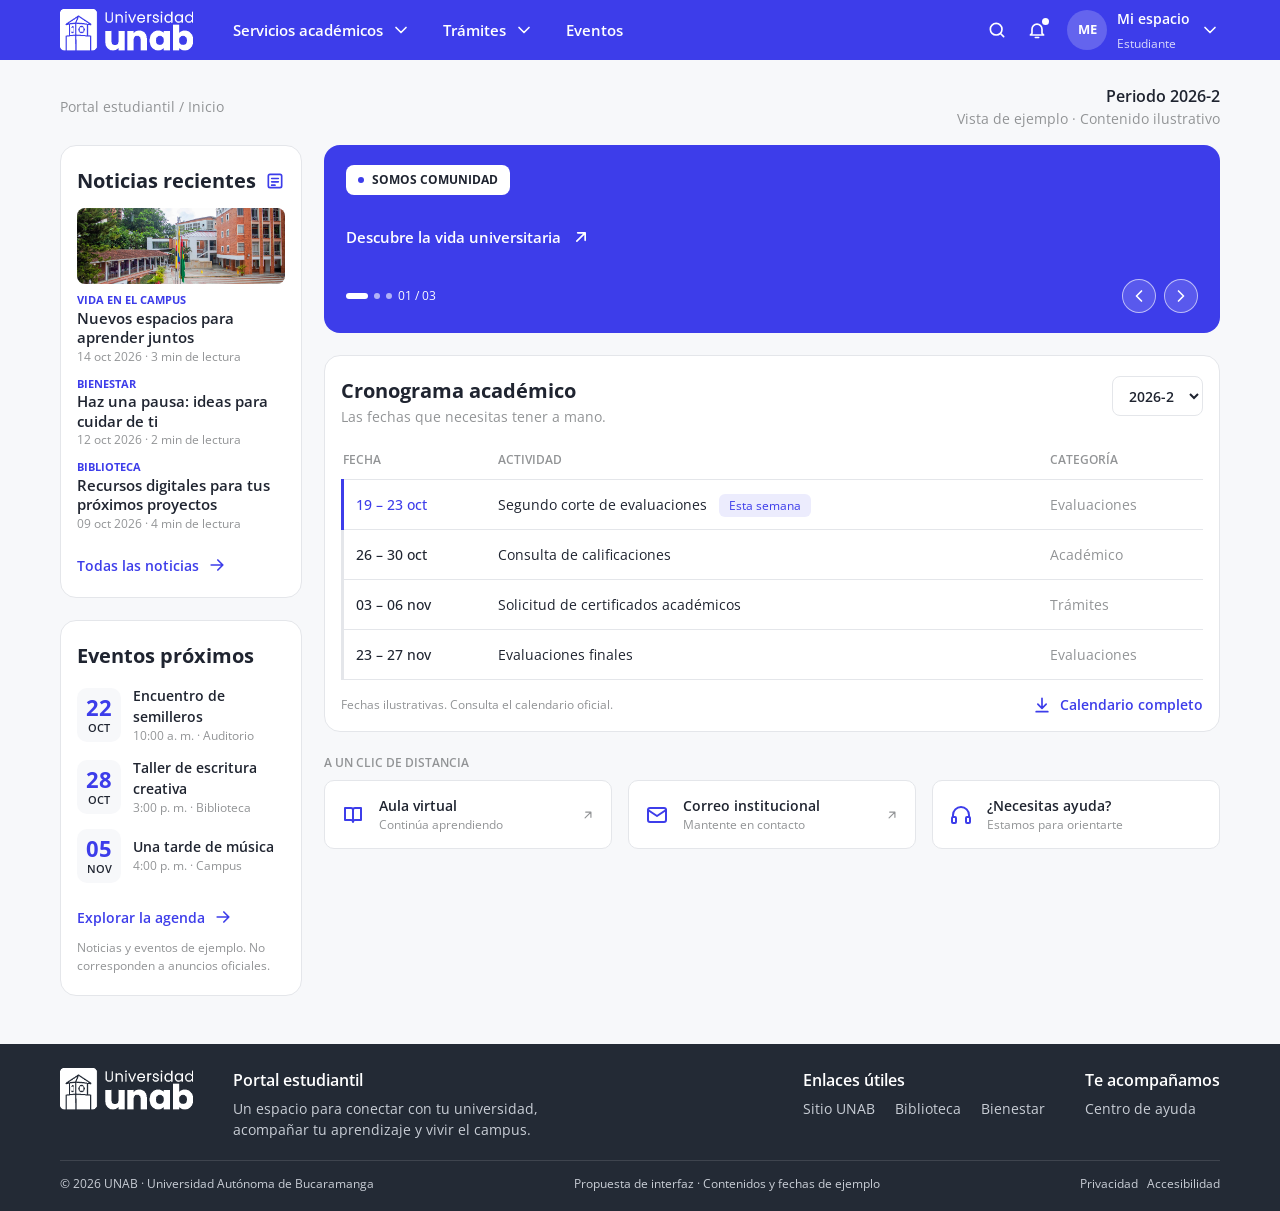
<file: index.html>
<!DOCTYPE html>
<html lang="es">

<head>
  <meta charset="UTF-8">
  <meta name="viewport" content="width=device-width, initial-scale=1">
  <title>Inicio · Portal estudiantil UNAB</title>
  <link rel="preconnect" href="https://fonts.googleapis.com">
  <link href="https://fonts.googleapis.com/css2?family=Open+Sans:wght@400;500;600;700&display=swap" rel="stylesheet">
  <link rel="stylesheet" href="css/variables.css">
  <link rel="stylesheet" href="css/base.css">
  <link rel="stylesheet" href="css/home.css">
  <link rel="stylesheet" href="css/dropdowns.css">
  <link rel="stylesheet" href="css/perfil.css">
  <link rel="stylesheet" href="css/header-responsive.css">
  <link rel="stylesheet" href="css/pantallas-grandes.css">
  <link rel="stylesheet" href="css/horas-libres.css">
  <link rel="stylesheet" href="css/creditos.css">
  

</head>

<body>
  <svg width="0" height="0" style="position:absolute" aria-hidden="true">
    <symbol id="chev" viewBox="0 0 24 24">
      <path d="M6 9l6 6 6-6" />
    </symbol>
    <symbol id="search" viewBox="0 0 24 24">
      <circle cx="11" cy="11" r="7" />
      <path d="M20 20l-3.5-3.5" />
    </symbol>
    <symbol id="bell" viewBox="0 0 24 24">
      <path d="M6 16v-5a6 6 0 1112 0v5l2 2H4zM10 21h4" />
    </symbol>
    <symbol id="arrow" viewBox="0 0 24 24">
      <path d="M5 12h14M13 6l6 6-6 6" />
    </symbol>
    <symbol id="ne" viewBox="0 0 24 24">
      <path d="M7 17L17 7M8 7h9v9" />
    </symbol>
    <symbol id="left" viewBox="0 0 24 24">
      <path d="M15 6l-6 6 6 6" />
    </symbol>
    <symbol id="right" viewBox="0 0 24 24">
      <path d="M9 6l6 6-6 6" />
    </symbol>
    <symbol id="book" viewBox="0 0 24 24">
      <path d="M4 5h6a2 2 0 012 2v12a2 2 0 00-2-2H4zM20 5h-6a2 2 0 00-2 2v12a2 2 0 012-2h6z" />
    </symbol>
    <symbol id="mail" viewBox="0 0 24 24">
      <rect x="3" y="5" width="18" height="14" rx="2" />
      <path d="M3 7l9 6 9-6" />
    </symbol>
    <symbol id="headset" viewBox="0 0 24 24">
      <path d="M4 14v-2a8 8 0 0116 0v2" />
      <rect x="3" y="14" width="4" height="6" rx="1" />
      <rect x="17" y="14" width="4" height="6" rx="1" />
    </symbol>
    <symbol id="download" viewBox="0 0 24 24">
      <path d="M12 4v11M7 11l5 5 5-5M5 20h14" />
    </symbol>
    <symbol id="news" viewBox="0 0 24 24">
      <rect x="4" y="4" width="16" height="16" rx="2" />
      <path d="M8 9h8M8 13h8M8 17h4" />
    </symbol>
  </svg>

  <header class="header">
    <div class="container header__in">
      <a href="index.html"><img class="header__logo" src="assets/img/logo-unab.png" alt="Universidad UNAB"></a>
      <nav class="nav" id="nav-principal" aria-label="Principal">
      <button type="button" aria-expanded="false" aria-controls="panel-servicios">Servicios académicos <svg
          class="icon">
          <use href="#chev" />
        </svg></button>
      <button type="button" aria-expanded="false" aria-controls="panel-tramites">Trámites <svg class="icon">
          <use href="#chev" />
        </svg></button>
      <a class="header__page-link" href="pages/eventos.html">Eventos</a>
      </nav>
      <div class="header__tools">
        <button class="icon-btn" aria-label="Buscar"><svg class="icon">
            <use href="#search" />
          </svg></button>
        <button class="icon-btn" aria-label="Notificaciones"><svg class="icon">
            <use href="#bell" />
          </svg><span class="badge"></span></button>
        <button class="user" type="button" aria-expanded="false" aria-controls="panel-perfil">
          <span class="user__avatar">ME</span>
          <span class="user__txt"><span class="user__name">Mi espacio</span><br><span
              class="user__role">Estudiante</span></span>
          <svg class="icon">
            <use href="#chev" />
          </svg>
        </button>
        <button class="menu-toggle" type="button" data-nav-toggle aria-expanded="false" aria-label="Abrir menú">
        <svg class="icon">
          <use href="#menu" />
        </svg>
      </button>
      </div>
    </div>

    <div class="container menus">
      <nav aria-label="Menús">
        <!-- TRÁMITES -->
        <div class="panel" id="panel-tramites" hidden>
          <div class="panel__cabecera">
            <h2 class="panel__titulo">Trámites</h2>

          </div>
          <h3 class="grupo__titulo">Consultas</h3>
          <ul class="lista">
            <li><a class="item" href="#">Cronogramas académicos</a></li>
            <li><a class="item item--sub" href="https://unab.edu.co/apoyo-financiero/">Mecanismos de financiación</a>
            </li>
            <li><a class="item item--sub" href="https://cupones.unab.edu.co/loginCosmos.jsp">Cupones</a></li>
            <li><a class="item item--sub" href="https://clic.kayako.com/">CLIC</a></li>
          </ul>
          <p class="panel__pie">¿No encuentras lo que buscas? <a href="#">Ver todos los trámites →</a></p>
        </div>

        <!-- SERVICIOS ACADÉMICOS -->
        <div class="panel panel--servicios" id="panel-servicios" hidden>
          <div class="panel__cabecera">
            <h2 class="panel__titulo">Servicios académicos</h2>

          </div>
          <div class="columnas">
            <div class="columna">
              <h3 class="grupo__titulo">Becas y descuentos</h3>
              <ul class="lista">
                <li><a class="item" href="https://unab.edu.co/donaciones/fondo-de-becas-rafaelardiladuarte/">Fondo de
                    Becas UNAB</a></li>
              </ul>
              <h3 class="grupo__titulo">Consultas académicas</h3>
              <ul class="lista">
                <li><a class="item" href="pages/asignaturas.html">Asignaturas cursadas</a></li>
                <li><a class="item" href="pages/horario.html">Horario</a></li>
                <li><a class="item" href="pages/calculadora-notas.html">Calculadora de notas</a></li>
              </ul>
              <h3 class="grupo__titulo">Bienestar universitario</h3>
              <ul class="lista">
                <li><a class="item" href="#">Desarrollo humano</a></li>
                <li><a class="item" href="#">Deportes</a></li>
                <li><a class="item"
                    href="https://gateway1.ecollect.co/eCollectPlus/Selling/Services.aspx?tabId=7e0a453c-8be0-4994-8123-9c0a30bac5f9">Pagos</a>
                </li>
                <li><a class="item" href="#">Cultura</a></li>
                <li><a class="item" href="pages/horas-libres.html">Horas libres</a></li>
              </ul>
            </div>
            <div class="columna">
              <h3 class="grupo__titulo">Centros</h3>
              <ul class="lista">
                <li><a class="item" href="https://unab.edu.co/centro-ehle/">EHLE</a></li>
                <li><a class="item"
                    href="https://apolo.unab.edu.co/es/organisations/centro-de-investigaci%C3%B3n-en-bio-econom%C3%ADa-circular/">Centro
                    de Bioeconomía Circular</a></li>
              </ul>
              <h3 class="grupo__titulo">Unidades</h3>
              <ul class="lista">
                <li><a class="item" href="#">Departamento de Lenguas</a></li>
                <li><a class="item" href="#">Éxito Estudiantil</a></li>
              </ul>
            </div>
          </div>
          <p class="panel__pie">¿No encuentras lo que buscas? <a href="#">Ver todos los servicios →</a></p>
        </div>

        <!-- PERFIL -->
        <div class="panel panel--perfil" id="panel-perfil" hidden>
          <div class="panel__cabecera">
            <h2 class="panel__titulo">Perfil</h2>
          
          </div>
          <ul class="lista">
            <li><a class="item" href="pages/perfil.html">Mi perfil</a></li>
            <li><a class="item" href="pages/editar-perfil.html">Editar perfil</a></li>
            <li><a class="item" href="login.html">Cerrar sesión</a></li>
          </ul>
        </div>
      </nav>
    </div>
  </header>

  <div class="container pagebar">
    <span>Portal estudiantil / Inicio</span>
    <div class="pagebar__right"><strong>Periodo 2026-2</strong>Vista de ejemplo · Contenido ilustrativo</div>
  </div>

  <main class="container layout">
    <aside class="side">
      <section class="card">
        <div class="card__head">
          <h2>Noticias recientes</h2><svg class="icon" style="color:var(--color-primary)">
            <use href="#news" />
          </svg>
        </div>
        <img class="news__img" src="assets/img/2.-Plazoleta-principal.jpg" alt="Plazoleta principal de la UNAB">
        <article class="news__item">
          <p class="news__cat">Vida en el campus</p>
          <h3 class="news__title">Nuevos espacios para aprender juntos</h3>
          <p class="news__meta">14 oct 2026 · 3 min de lectura</p>
        </article>
        <article class="news__item">
          <p class="news__cat">Bienestar</p>
          <h3 class="news__title">Haz una pausa: ideas para cuidar de ti</h3>
          <p class="news__meta">12 oct 2026 · 2 min de lectura</p>
        </article>
        <article class="news__item">
          <p class="news__cat">Biblioteca</p>
          <h3 class="news__title">Recursos digitales para tus próximos proyectos</h3>
          <p class="news__meta">09 oct 2026 · 4 min de lectura</p>
        </article>
        <a class="more" href="#">Todas las noticias <svg class="icon">
            <use href="#arrow" />
          </svg></a>
      </section>

      <section class="card">
        <h2 style="margin-bottom:14px">Eventos próximos</h2>
        <div class="event">
          <div class="event__date">
            <div><b>22</b><br><small>Oct</small></div>
          </div>
          <div>
            <p class="event__title">Encuentro de semilleros</p>
            <p class="event__meta">10:00 a. m. · Auditorio</p>
          </div>
        </div>
        <div class="event">
          <div class="event__date">
            <div><b>28</b><br><small>Oct</small></div>
          </div>
          <div>
            <p class="event__title">Taller de escritura creativa</p>
            <p class="event__meta">3:00 p. m. · Biblioteca</p>
          </div>
        </div>
        <div class="event">
          <div class="event__date">
            <div><b>05</b><br><small>Nov</small></div>
          </div>
          <div>
            <p class="event__title">Una tarde de música</p>
            <p class="event__meta">4:00 p. m. · Campus</p>
          </div>
        </div>
        <a class="more" href="pages/eventos.html">Explorar la agenda <svg class="icon">
            <use href="#arrow" />
          </svg></a>
        <p class="note">Noticias y eventos de ejemplo. No corresponden a anuncios oficiales.</p>
      </section>
    </aside>

    <div class="main">
      <section class="hero" aria-roledescription="carrusel" aria-label="Destacados">
        <span class="hero__tag" id="hero-tag">Somos comunidad</span>
        <a class="hero__link" href="#" id="hero-link">Descubre la vida universitaria <svg class="icon">
            <use href="#ne" />
          </svg></a>
        <div class="hero__ctrl">
          <div class="dots"><span class="dots__list" id="dots" style="display:flex;gap:6px"></span><span id="counter">01
              / 03</span></div>
          <div class="arrows">
            <button type="button" id="prev" aria-label="Anterior"><svg class="icon">
                <use href="#left" />
              </svg></button>
            <button type="button" id="next" aria-label="Siguiente"><svg class="icon">
                <use href="#right" />
              </svg></button>
          </div>
        </div>
      </section>

      <section class="card sched">
        <div class="sched__head">
          <div>
            <h2>Cronograma académico</h2>
            <p class="sched__sub">Las fechas que necesitas tener a mano.</p>
          </div>
          <select class="select" aria-label="Periodo">
            <option>2026-2</option>
            <option>2026-1</option>
          </select>
        </div>
        <table>
          <thead>
            <tr>
              <th>Fecha</th>
              <th>Actividad</th>
              <th>Categoría</th>
            </tr>
          </thead>
          <tbody>
            <tr class="is-now">
              <td>19 – 23 oct</td>
              <td>Segundo corte de evaluaciones <span class="pill">Esta semana</span></td>
              <td>Evaluaciones</td>
            </tr>
            <tr>
              <td>26 – 30 oct</td>
              <td>Consulta de calificaciones</td>
              <td>Académico</td>
            </tr>
            <tr>
              <td>03 – 06 nov</td>
              <td>Solicitud de certificados académicos</td>
              <td>Trámites</td>
            </tr>
            <tr>
              <td>23 – 27 nov</td>
              <td>Evaluaciones finales</td>
              <td>Evaluaciones</td>
            </tr>
          </tbody>
        </table>
        <div class="sched__foot"><span>Fechas ilustrativas. Consulta el calendario oficial.</span><a class="more"
            href="#"><svg class="icon">
              <use href="#download" />
            </svg>Calendario completo</a></div>
      </section>

      <section>
        <p class="quick__label">A un clic de distancia</p>
        <div class="quick__grid">
          <a class="quick__item" href="#"><svg class="icon">
              <use href="#book" />
            </svg><span class="quick__txt">Aula virtual<small>Continúa aprendiendo</small></span><svg class="icon">
              <use href="#ne" />
            </svg></a>
          <a class="quick__item" href="#"><svg class="icon">
              <use href="#mail" />
            </svg><span class="quick__txt">Correo institucional<small>Mantente en contacto</small></span><svg
              class="icon">
              <use href="#ne" />
            </svg></a>
          <a class="quick__item" href="#"><svg class="icon">
              <use href="#headset" />
            </svg><span class="quick__txt">¿Necesitas ayuda?<small>Estamos para orientarte</small></span><svg
              class="icon">
              <use href="#me" />
            </svg></a>
        </div>
      </section>
    </div>
  </main>

  <footer class="footer">
    <div class="container">
      <div class="footer__top">
        <img class="footer__logo" src="assets/img/logo-unab.png" alt="Universidad UNAB">
        <div>
          <h3>Portal estudiantil</h3>
          <p>Un espacio para conectar con tu universidad,<br>acompañar tu aprendizaje y vivir el campus.</p>
        </div>
        <div>
          <h3>Enlaces útiles</h3>
          <div class="footer__links"><a href="#">Sitio UNAB</a><a href="#">Biblioteca</a><a href="#">Bienestar</a></div>
        </div>
        <div>
          <h3>Te acompañamos</h3><a href="pages/creditos.html">Centro de ayuda</a>
        </div>
      </div>
      <div class="footer__bottom"><span>© 2026 UNAB · Universidad Autónoma de Bucaramanga</span><span>Propuesta de
          interfaz · Contenidos y fechas de ejemplo</span><span><a href="#">Privacidad</a> &nbsp; <a
            href="#">Accesibilidad</a></span></div>
    </div>
  </footer>
  <script src="js/navbar.js"></script>
  <script src="js/main.js"></script>
</body>

</html>
</file>
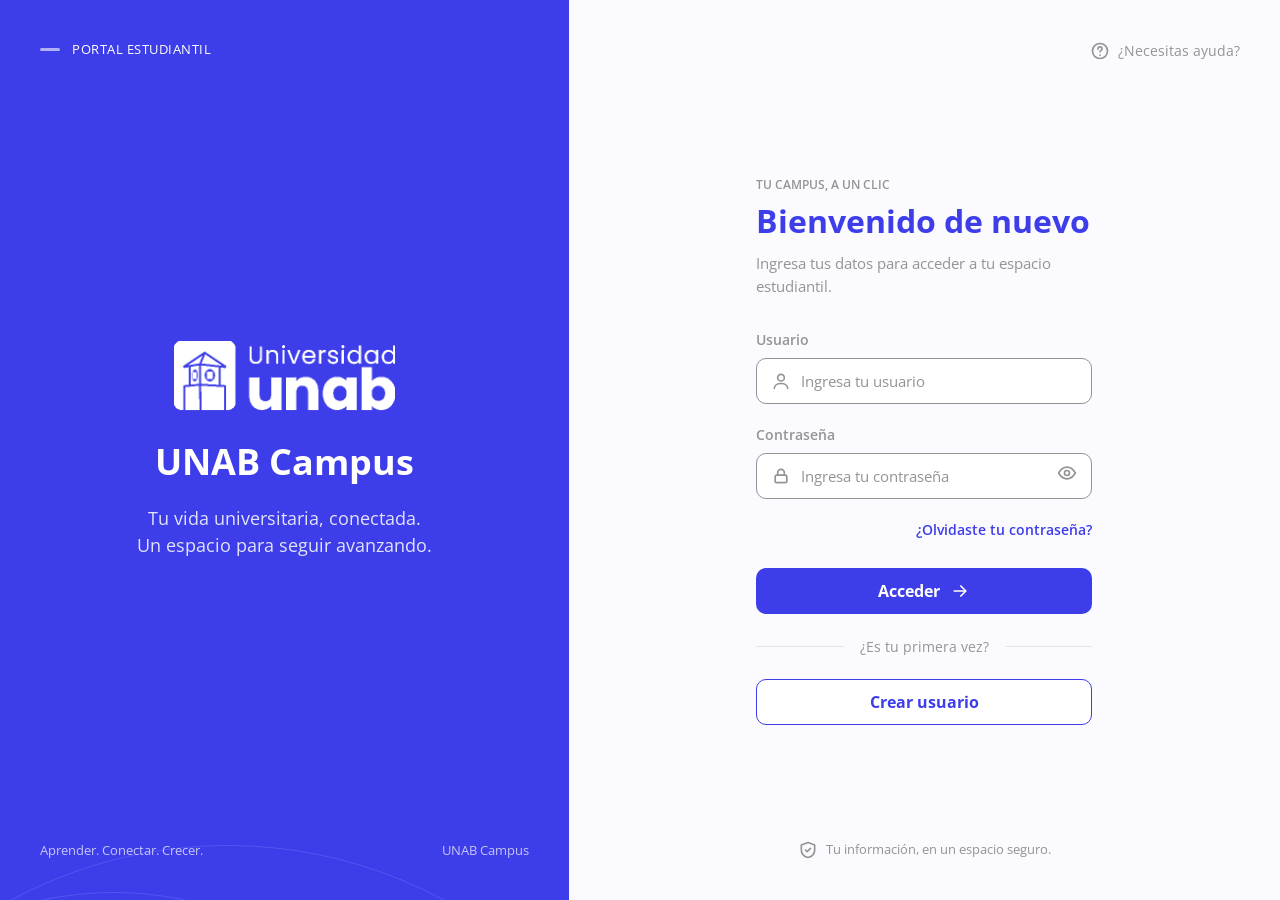
<file: login.html>
<!DOCTYPE html>
<html lang="es">
<head>
  <meta charset="UTF-8">
  <meta name="viewport" content="width=device-width, initial-scale=1">
  <title>Iniciar sesión · UNAB Campus</title>
  <link rel="preconnect" href="https://fonts.googleapis.com">
  <link href="https://fonts.googleapis.com/css2?family=Open+Sans:wght@400;500;600;700&display=swap" rel="stylesheet">
  <link rel="stylesheet" href="css/variables.css">
  <link rel="stylesheet" href="css/base.css">
  <link rel="stylesheet" href="css/login.css">
</head>
<body>
<svg width="0" height="0" style="position:absolute" aria-hidden="true">
  <symbol id="user" viewBox="0 0 24 24"><circle cx="12" cy="8" r="4"/><path d="M4 21c0-4 4-6 8-6s8 2 8 6"/></symbol>
  <symbol id="lock" viewBox="0 0 24 24"><rect x="5" y="11" width="14" height="9" rx="2"/><path d="M8 11V8a4 4 0 118 0v3"/></symbol>
  <symbol id="eye" viewBox="0 0 24 24"><path d="M2 12s4-7 10-7 10 7 10 7-4 7-10 7S2 12 2 12z"/><circle cx="12" cy="12" r="3"/></symbol>
  <symbol id="arrow" viewBox="0 0 24 24"><path d="M5 12h14M13 6l6 6-6 6"/></symbol>
  <symbol id="help" viewBox="0 0 24 24"><circle cx="12" cy="12" r="9"/><path d="M9.5 9.5a2.5 2.5 0 115 0c0 1.5-2.5 2-2.5 3.5M12 17h.01"/></symbol>
  <symbol id="shield" viewBox="0 0 24 24"><path d="M12 3l8 3v6c0 5-3.5 8-8 9-4.5-1-8-4-8-9V6z"/><path d="M9 12l2 2 4-4"/></symbol>
  <symbol id="menu" viewBox="0 0 24 24"><path d="M4 6h16M4 12h16M4 18h16"/></symbol>
</svg>

<main class="login">
  <section class="brand">
    <p class="brand__tag">Portal estudiantil</p>
    <div class="brand__center">
      <img class="brand__logo" src="assets/img/logo-unab.png" alt="Universidad UNAB">
      <h1>UNAB Campus</h1>
      <p>Tu vida universitaria, conectada.<br>Un espacio para seguir avanzando.</p>
    </div>
    <div class="brand__foot"><span>Aprender. Conectar. Crecer.</span><span>UNAB Campus</span></div>
  </section>

  <section class="access">
    <a class="access__help" href="#"><svg class="icon"><use href="#help"/></svg>¿Necesitas ayuda?</a>

    <form class="form" id="login-form" novalidate>
      <p class="form__eyebrow">Tu campus, a un clic</p>
      <h2>Bienvenido de nuevo</h2>
      <p class="form__intro">Ingresa tus datos para acceder a tu espacio estudiantil.</p>

      <div class="field">
        <label for="usuario">Usuario</label>
        <div class="field__box">
          <svg class="icon"><use href="#user"/></svg>
          <input id="usuario" name="usuario" type="text" placeholder="Ingresa tu usuario" autocomplete="username">
        </div>
        <p class="field__error" role="alert"></p>
      </div>

      <div class="field">
        <label for="clave">Contraseña</label>
        <div class="field__box">
          <svg class="icon"><use href="#lock"/></svg>
          <input id="clave" name="clave" type="password" placeholder="Ingresa tu contraseña" autocomplete="current-password">
          <button type="button" id="toggle-clave" aria-label="Mostrar contraseña"><svg class="icon"><use href="#eye"/></svg></button>
        </div>
        <p class="field__error" role="alert"></p>
      </div>

      <a class="link" href="#">¿Olvidaste tu contraseña?</a>
      <button class="btn btn--primary" type="submit">Acceder <svg class="icon"><use href="#arrow"/></svg></button>
      <div class="divider">¿Es tu primera vez?</div>
      <a class="btn btn--outline" href="pages/crear-usuario.html">Crear usuario</a>
    </form>

    <p class="access__secure"><svg class="icon"><use href="#shield"/></svg>Tu información, en un espacio seguro.</p>
  </section>
</main>
<script src="js/login.js"></script>
</body>
</html>
</file>
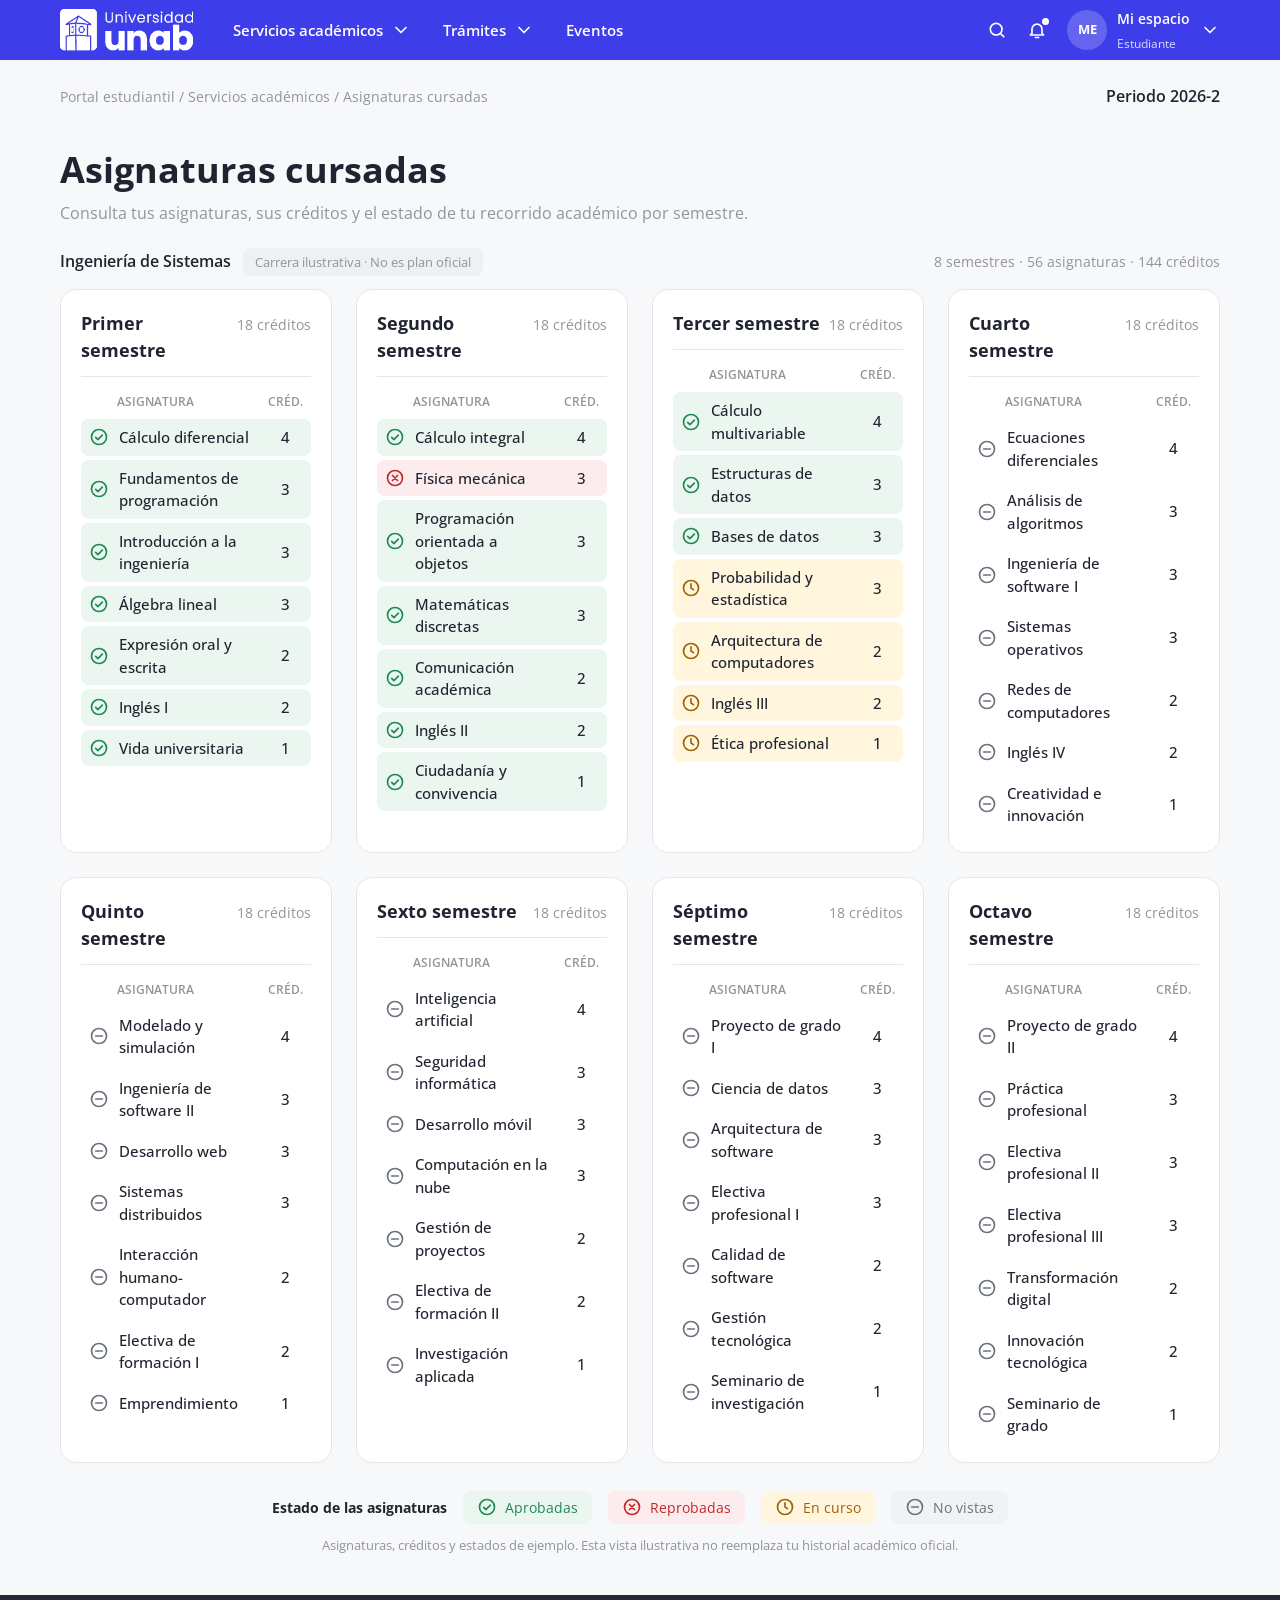
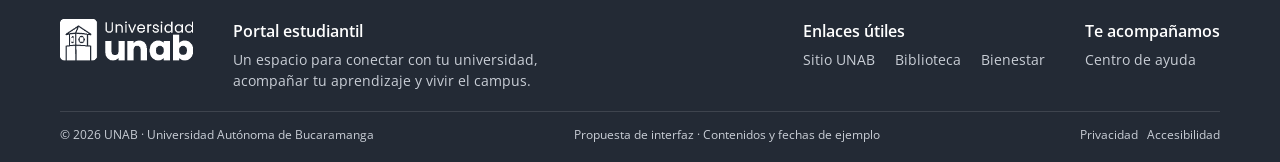
<file: pages/asignaturas.html>
<!DOCTYPE html>
<html lang="es">
<head>
  <meta charset="UTF-8">
  <meta name="viewport" content="width=device-width, initial-scale=1">
  <title>Asignaturas cursadas · Portal estudiantil UNAB</title>
  <link rel="preconnect" href="https://fonts.googleapis.com">
  <link href="https://fonts.googleapis.com/css2?family=Open+Sans:wght@400;500;600;700&display=swap" rel="stylesheet">
  <link rel="stylesheet" href="../css/variables.css">
  <link rel="stylesheet" href="../css/base.css">
  <link rel="stylesheet" href="../css/home.css">
  <link rel="stylesheet" href="../css/dropdowns.css">
  <link rel="stylesheet" href="../css/header-responsive.css">
  <link rel="stylesheet" href="../css/pantallas-grandes.css">
  <link rel="stylesheet" href="../css/asignaturas.css">
</head>
<body class="as">

    <svg width="0" height="0" style="position:absolute" aria-hidden="true">
        <symbol id="chev" viewBox="0 0 24 24">
            <path d="M6 9l6 6 6-6" />
        </symbol>
        <symbol id="search" viewBox="0 0 24 24">
            <circle cx="11" cy="11" r="7" />
            <path d="M20 20l-3.5-3.5" />
        </symbol>
        <symbol id="bell" viewBox="0 0 24 24">
            <path d="M6 16v-5a6 6 0 1112 0v5l2 2H4zM10 21h4" />
        </symbol>
        <symbol id="arrow" viewBox="0 0 24 24">
            <path d="M5 12h14M13 6l6 6-6 6" />
        </symbol>
        <symbol id="ne" viewBox="0 0 24 24">
            <path d="M7 17L17 7M8 7h9v9" />
        </symbol>
        <symbol id="left" viewBox="0 0 24 24">
            <path d="M15 6l-6 6 6 6" />
        </symbol>
        <symbol id="right" viewBox="0 0 24 24">
            <path d="M9 6l6 6-6 6" />
        </symbol>
        <symbol id="book" viewBox="0 0 24 24">
            <path d="M4 5h6a2 2 0 012 2v12a2 2 0 00-2-2H4zM20 5h-6a2 2 0 00-2 2v12a2 2 0 012-2h6z" />
        </symbol>
        <symbol id="mail" viewBox="0 0 24 24">
            <rect x="3" y="5" width="18" height="14" rx="2" />
            <path d="M3 7l9 6 9-6" />
        </symbol>
        <symbol id="headset" viewBox="0 0 24 24">
            <path d="M4 14v-2a8 8 0 0116 0v2" />
            <rect x="3" y="14" width="4" height="6" rx="1" />
            <rect x="17" y="14" width="4" height="6" rx="1" />
        </symbol>
        <symbol id="download" viewBox="0 0 24 24">
            <path d="M12 4v11M7 11l5 5 5-5M5 20h14" />
        </symbol>
        <symbol id="news" viewBox="0 0 24 24">
            <rect x="4" y="4" width="16" height="16" rx="2" />
            <path d="M8 9h8M8 13h8M8 17h4" />
        </symbol>
        <symbol id="user" viewBox="0 0 24 24">
            <circle cx="12" cy="8" r="4" />
            <path d="M4 21a8 8 0 0116 0" />
        </symbol>
        <symbol id="grid" viewBox="0 0 24 24">
            <rect x="3" y="3" width="7" height="7" rx="1.5" />
            <rect x="14" y="3" width="7" height="7" rx="1.5" />
            <rect x="3" y="14" width="7" height="7" rx="1.5" />
            <rect x="14" y="14" width="7" height="7" rx="1.5" />
        </symbol>
        <symbol id="calc" viewBox="0 0 24 24">
            <rect x="5" y="3" width="14" height="18" rx="2" />
            <path d="M8 7h8M8 11h.01M12 11h.01M16 11h.01M8 15h.01M12 15h.01M16 15h.01" />
        </symbol>
        <symbol id="calendar" viewBox="0 0 24 24">
            <rect x="4" y="5" width="16" height="15" rx="2" />
            <path d="M4 10h16M9 3v4M15 3v4" />
        </symbol>
        <symbol id="clock" viewBox="0 0 24 24">
            <circle cx="12" cy="12" r="9" />
            <path d="M12 7v5l3 2" />
        </symbol>
        <symbol id="pencil" viewBox="0 0 24 24">
            <path d="M4 20l1-4L16 5l3 3L8 19zM14 7l3 3" />
        </symbol>
        <symbol id="menu" viewBox="0 0 24 24">
            <path d="M4 6h16M4 12h16M4 18h16" />
        </symbol>
    </svg>

    <header class="header">
        <div class="container header__in">
            <a href="../index.html"><img class="header__logo" src="../assets/img/logo-unab.png"
                    alt="Universidad UNAB"></a>
            <nav class="nav" id="nav-principal" aria-label="Principal">
            <button type="button" aria-expanded="false" aria-controls="panel-servicios">Servicios académicos <svg
                    class="icon">
                    <use href="#chev" />
                </svg></button>
            <button type="button" aria-expanded="false" aria-controls="panel-tramites">Trámites <svg class="icon">
                    <use href="#chev" />
                </svg></button>
            <a class="header__page-link" href="eventos.html">Eventos</a>
            </nav>
            <div class="header__tools">
                <button class="icon-btn" aria-label="Buscar"><svg class="icon">
                        <use href="#search" />
                    </svg></button>
                <button class="icon-btn" aria-label="Notificaciones"><svg class="icon">
                        <use href="#bell" />
                    </svg><span class="badge"></span></button>
                <button class="user" type="button" aria-expanded="false" aria-controls="panel-perfil">
                    <span class="user__avatar">ME</span>
                    <span class="user__txt"><span class="user__name">Mi espacio</span><br><span
                            class="user__role">Estudiante</span></span>
                    <svg class="icon">
                        <use href="#chev" />
                    </svg>
                </button>
                <button class="menu-toggle" type="button" data-nav-toggle aria-expanded="false" aria-label="Abrir menú">
                    <svg class="icon"><use href="#menu"/></svg>
                </button>
            </div>
        </div>

        <div class="container menus">
            <nav aria-label="Menús">
                <!-- TRÁMITES -->
                <div class="panel" id="panel-tramites" hidden>
                    <div class="panel__cabecera">
                        <h2 class="panel__titulo">Trámites</h2>
                    </div>
                    <h3 class="grupo__titulo">Consultas</h3>
                    <ul class="lista">
                        <li><a class="item" href="#">Cronogramas académicos</a></li>
                        <li><a class="item item--sub" href="https://unab.edu.co/apoyo-financiero/">Mecanismos de
                                financiación</a></li>
                        <li><a class="item item--sub" href="https://cupones.unab.edu.co/loginCosmos.jsp">Cupones</a>
                        </li>
                        <li><a class="item item--sub" href="https://clic.kayako.com/">CLIC</a></li>
                    </ul>
                    <p class="panel__pie">¿No encuentras lo que buscas? <a href="#">Ver todos los trámites →</a></p>
                </div>

                <!-- SERVICIOS ACADÉMICOS -->
                <div class="panel panel--servicios" id="panel-servicios" hidden>
                    <div class="panel__cabecera">
                        <h2 class="panel__titulo">Servicios académicos</h2>
                        
                    </div>
                    <div class="columnas">
                        <div class="columna">
                            <h3 class="grupo__titulo">Becas y descuentos</h3>
                            <ul class="lista">
                                <li><a class="item"
                                        href="https://unab.edu.co/donaciones/fondo-de-becas-rafaelardiladuarte/">Fondo
                                        de Becas UNAB</a></li>
                            </ul>
                            <h3 class="grupo__titulo">Consultas académicas</h3>
                            <ul class="lista">
                                <li><a class="item" href="asignaturas.html">Asignaturas cursadas</a></li>
                                <li><a class="item" href="horario.html">Horario</a></li>
                                <li><a class="item" href="calculadora-notas.html">Calculadora de notas</a></li>
                            </ul>
                            <h3 class="grupo__titulo">Bienestar universitario</h3>
                            <ul class="lista">
                                <li><a class="item" href="#">Desarrollo humano</a></li>
                                <li><a class="item" href="#">Deportes</a></li>
                                <li><a class="item"
                                        href="https://gateway1.ecollect.co/eCollectPlus/Selling/Services.aspx?tabId=7e0a453c-8be0-4994-8123-9c0a30bac5f9">Pagos</a>
                                </li>
                                <li><a class="item" href="#">Cultura</a></li>
                                <li><a class="item" href="../pages/horas-libres.html">Horas libres</a></li>
                            </ul>
                        </div>
                        <div class="columna">
                            <h3 class="grupo__titulo">Centros</h3>
                            <ul class="lista">
                                <li><a class="item" href="https://unab.edu.co/centro-ehle/">EHLE</a></li>
                                <li><a class="item"
                                        href="https://apolo.unab.edu.co/es/organisations/centro-de-investigaci%C3%B3n-en-bio-econom%C3%ADa-circular/">Centro
                                        de Bioeconomía Circular</a></li>
                            </ul>
                            <h3 class="grupo__titulo">Unidades</h3>
                            <ul class="lista">
                                <li><a class="item" href="#">Departamento de Lenguas</a></li>
                                <li><a class="item" href="#">Éxito Estudiantil</a></li>
                            </ul>
                        </div>
                    </div>
                    <p class="panel__pie">¿No encuentras lo que buscas? <a href="#">Ver todos los servicios →</a></p>
                </div>

                <!-- PERFIL -->
                <div class="panel panel--perfil" id="panel-perfil" hidden>
                    <div class="panel__cabecera">
                        <h2 class="panel__titulo">Perfil</h2>
                
                    </div>
                    <ul class="lista">
                        <li><a class="item" href="../pages/perfil.html">Mi perfil</a></li>
                        <li><a class="item" href="editar-perfil.html">Editar perfil</a></li>
                        <li><a class="item" href="../login.html">Cerrar sesión</a></li>
                    </ul>
                </div>
            </nav>
        </div>
    </header>

<!-- Íconos de estado de las asignaturas -->
<svg width="0" height="0" style="position:absolute" aria-hidden="true">
  <symbol id="st-ok" viewBox="0 0 24 24"><circle cx="12" cy="12" r="9"/><path d="M8 12.5l2.7 2.7L16 9.8"/></symbol>
  <symbol id="st-bad" viewBox="0 0 24 24"><circle cx="12" cy="12" r="9"/><path d="M9 9l6 6M15 9l-6 6"/></symbol>
  <symbol id="st-now" viewBox="0 0 24 24"><circle cx="12" cy="12" r="9"/><path d="M12 7v5l3 2"/></symbol>
  <symbol id="st-none" viewBox="0 0 24 24"><circle cx="12" cy="12" r="9"/><path d="M8 12h8"/></symbol>
</svg>

<main>
  <div class="container pagebar">
    <nav aria-label="Ruta de navegación"><a href="../index.html">Portal estudiantil</a> / Servicios académicos / Asignaturas cursadas</nav>
    <div class="pagebar__right"><strong>Periodo 2026-2</strong></div>
  </div>

  <div class="container">
    <h1 class="as__title">Asignaturas cursadas</h1>
    <p class="as__intro">Consulta tus asignaturas, sus créditos y el estado de tu recorrido académico por semestre.</p>

    <div class="as__career">
      <p><strong>Ingeniería de Sistemas</strong><span class="as__chip">Carrera ilustrativa · No es plan oficial</span></p>
      <p class="as__totals" id="totales"></p>
    </div>

    <div class="as__grid" id="semestres"></div>

    <div class="as__legend" aria-label="Leyenda de estados">
      <strong>Estado de las asignaturas</strong>
      <span class="chip chip--ok"><svg class="icon"><use href="#st-ok"/></svg>Aprobadas</span>
      <span class="chip chip--bad"><svg class="icon"><use href="#st-bad"/></svg>Reprobadas</span>
      <span class="chip chip--now"><svg class="icon"><use href="#st-now"/></svg>En curso</span>
      <span class="chip chip--none"><svg class="icon"><use href="#st-none"/></svg>No vistas</span>
    </div>
    <p class="as__note">Asignaturas, créditos y estados de ejemplo. Esta vista ilustrativa no reemplaza tu historial académico oficial.</p>
  </div>
</main>

<footer class="footer">
  <div class="container">
    <div class="footer__top">
      <img class="footer__logo" src="../assets/img/logo-unab.png" alt="Universidad UNAB">
      <div><h3>Portal estudiantil</h3><p>Un espacio para conectar con tu universidad,<br>acompañar tu aprendizaje y vivir el campus.</p></div>
      <div><h3>Enlaces útiles</h3><div class="footer__links"><a href="#">Sitio UNAB</a><a href="#">Biblioteca</a><a href="#">Bienestar</a></div></div>
      <div><h3>Te acompañamos</h3><a href="#">Centro de ayuda</a></div>
    </div>
    <div class="footer__bottom"><span>© 2026 UNAB · Universidad Autónoma de Bucaramanga</span><span>Propuesta de interfaz · Contenidos y fechas de ejemplo</span><span><a href="#">Privacidad</a> &nbsp; <a href="#">Accesibilidad</a></span></div>
  </div>
</footer>

  <script src="../js/navbar.js"></script>
  <script src="../js/asignaturas.js"></script>
</body>
</html>
</file>
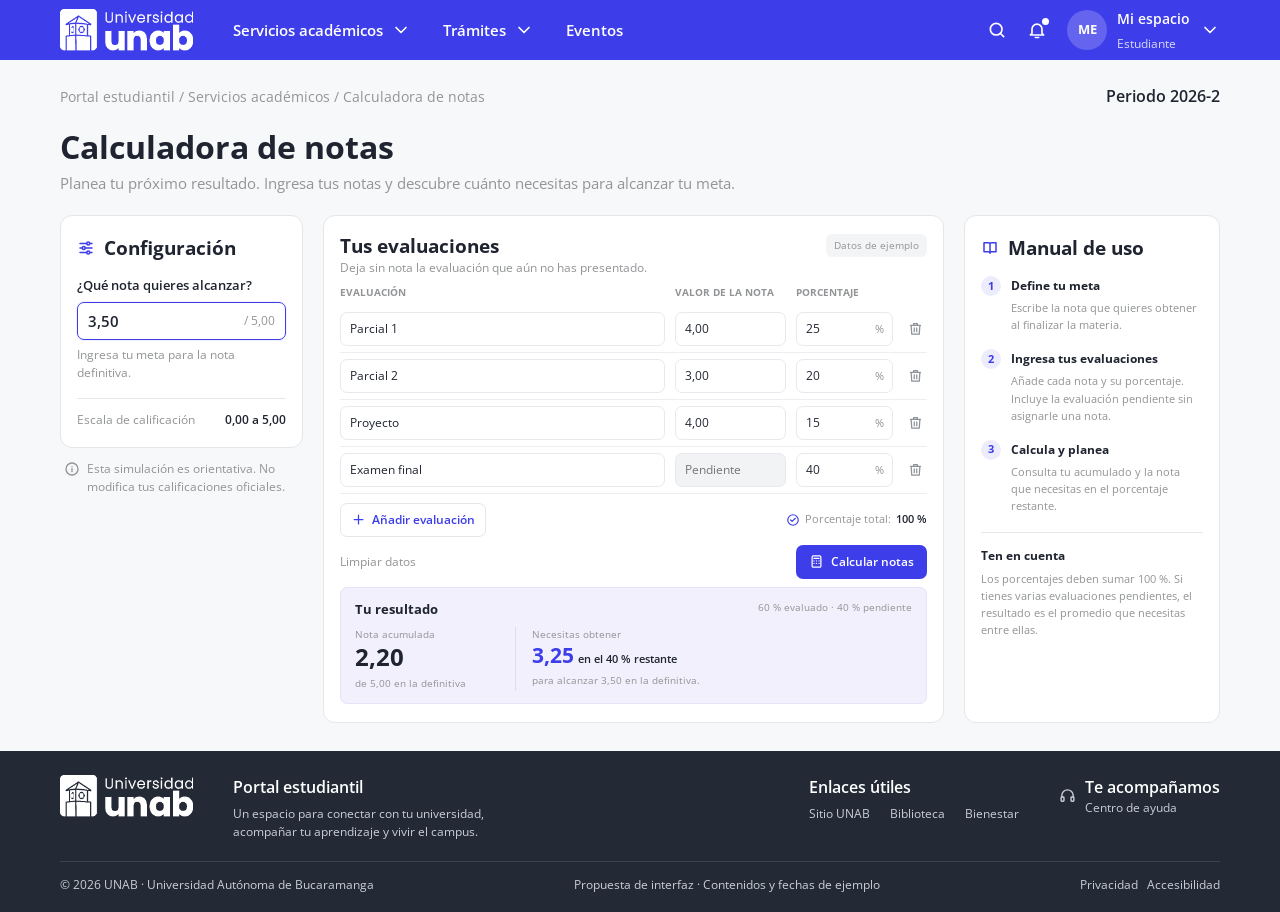
<file: pages/calculadora-notas.html>
<!DOCTYPE html>
<html lang="es">
<head>
  <meta charset="UTF-8">
  <meta name="viewport" content="width=device-width, initial-scale=1">
  <title>Calculadora de notas · Portal estudiantil UNAB</title>
  <link rel="preconnect" href="https://fonts.googleapis.com">
  <link href="https://fonts.googleapis.com/css2?family=Open+Sans:wght@400;500;600;700&display=swap" rel="stylesheet">
  <link rel="stylesheet" href="../css/variables.css">
  <link rel="stylesheet" href="../css/base.css">
  <link rel="stylesheet" href="../css/home.css">
  <link rel="stylesheet" href="../css/dropdowns.css">
  <link rel="stylesheet" href="../css/header-responsive.css">
  <link rel="stylesheet" href="../css/pantallas-grandes.css">
  <link rel="stylesheet" href="../css/calculadora-notas.css">
</head>
<body class="calc-page">
  <svg width="0" height="0" style="position:absolute" aria-hidden="true">
    <symbol id="chev" viewBox="0 0 24 24"><path d="M6 9l6 6 6-6"/></symbol>
    <symbol id="search" viewBox="0 0 24 24"><circle cx="11" cy="11" r="7"/><path d="m20 20-3.5-3.5"/></symbol>
    <symbol id="bell" viewBox="0 0 24 24"><path d="M6 16v-5a6 6 0 0 1 12 0v5l2 2H4zM10 21h4"/></symbol>
    <symbol id="menu" viewBox="0 0 24 24"><path d="M4 6h16M4 12h16M4 18h16"/></symbol>
    <symbol id="sliders" viewBox="0 0 24 24"><path d="M4 6h9m4 0h3M4 12h3m4 0h9M4 18h9m4 0h3"/><circle cx="15" cy="6" r="2"/><circle cx="9" cy="12" r="2"/><circle cx="15" cy="18" r="2"/></symbol>
    <symbol id="book" viewBox="0 0 24 24"><path d="M4 5h6a2 2 0 0 1 2 2v12a2 2 0 0 0-2-2H4zM20 5h-6a2 2 0 0 0-2 2v12a2 2 0 0 1 2-2h6z"/></symbol>
    <symbol id="plus" viewBox="0 0 24 24"><path d="M12 5v14M5 12h14"/></symbol>
    <symbol id="trash" viewBox="0 0 24 24"><path d="M4 7h16M10 11v6M14 11v6M5 7l1 14h12l1-14M9 7V4h6v3"/></symbol>
    <symbol id="calc-icon" viewBox="0 0 24 24"><rect x="5" y="3" width="14" height="18" rx="2"/><path d="M8 7h8M8 11h.01M12 11h.01M16 11h.01M8 15h.01M12 15h.01M16 15h.01"/></symbol>
    <symbol id="check-circle" viewBox="0 0 24 24"><circle cx="12" cy="12" r="9"/><path d="m8 12 2.5 2.5L16 9"/></symbol>
    <symbol id="info" viewBox="0 0 24 24"><circle cx="12" cy="12" r="9"/><path d="M12 11v5M12 8h.01"/></symbol>
    <symbol id="headset" viewBox="0 0 24 24"><path d="M4 14v-2a8 8 0 0 1 16 0v2"/><rect x="3" y="14" width="4" height="6" rx="1"/><rect x="17" y="14" width="4" height="6" rx="1"/></symbol>
  </svg>

  <header class="header">
    <div class="container header__in">
      <a href="../index.html"><img class="header__logo" src="../assets/img/logo-unab.png" alt="Universidad UNAB"></a>
      <nav class="nav" id="nav-principal" aria-label="Principal">
      <button type="button" aria-expanded="false" aria-controls="panel-servicios">Servicios académicos <svg class="icon"><use href="#chev"/></svg></button>
      <button type="button" aria-expanded="false" aria-controls="panel-tramites">Trámites <svg class="icon"><use href="#chev"/></svg></button>
      <a class="header__page-link" href="eventos.html">Eventos</a>
      </nav>
      <div class="header__tools">
        <button class="icon-btn" aria-label="Buscar"><svg class="icon"><use href="#search"/></svg></button>
        <button class="icon-btn" aria-label="Notificaciones"><svg class="icon"><use href="#bell"/></svg><span class="badge"></span></button>
        <button class="user" type="button" aria-expanded="false" aria-controls="panel-perfil">
          <span class="user__avatar">ME</span>
          <span class="user__txt"><span class="user__name">Mi espacio</span><br><span class="user__role">Estudiante</span></span>
          <svg class="icon"><use href="#chev"/></svg>
        </button>
        <button class="menu-toggle" type="button" data-nav-toggle aria-expanded="false" aria-label="Abrir menú"><svg class="icon"><use href="#menu"/></svg></button>
      </div>
    </div>
    <div class="container menus">
      <nav aria-label="Menús">
        <div class="panel panel--servicios" id="panel-servicios" hidden>
          <div class="panel__cabecera"><h2 class="panel__titulo">Servicios académicos</h2></div>
          <div class="columnas">
            <div class="columna">
              <h3 class="grupo__titulo">Consultas académicas</h3>
              <ul class="lista">
                <li><a class="item" href="asignaturas.html">Asignaturas cursadas</a></li>
                <li><a class="item" href="horario.html">Horario</a></li>
                <li><a class="item" href="calculadora-notas.html" aria-current="page">Calculadora de notas</a></li>
              </ul>
            </div>
            <div class="columna">
              <h3 class="grupo__titulo">Bienestar universitario</h3>
              <ul class="lista"><li><a class="item" href="horas-libres.html">Horas libres</a></li></ul>
            </div>
          </div>
        </div>
        <div class="panel" id="panel-tramites" hidden>
          <div class="panel__cabecera"><h2 class="panel__titulo">Trámites</h2></div>
          <ul class="lista"><li><a class="item" href="#">Cronogramas académicos</a></li></ul>
        </div>
        <div class="panel panel--perfil" id="panel-perfil" hidden>
          <div class="panel__cabecera"><h2 class="panel__titulo">Perfil</h2></div>
          <ul class="lista"><li><a class="item" href="perfil.html">Mi perfil</a></li><li><a class="item" href="editar-perfil.html">Editar perfil</a></li><li><a class="item" href="../login.html">Cerrar sesión</a></li></ul>
        </div>
      </nav>
    </div>
  </header>

  <main>
    <div class="container pagebar">
      <nav aria-label="Ruta de navegación"><a href="../index.html">Portal estudiantil</a> / Servicios académicos / Calculadora de notas</nav>
      <div class="pagebar__right"><strong>Periodo 2026-2</strong></div>
    </div>

    <div class="container">
      <h1 class="calc__title">Calculadora de notas</h1>
      <p class="calc__intro">Planea tu próximo resultado. Ingresa tus notas y descubre cuánto necesitas para alcanzar tu meta.</p>

      <div class="calc__layout">
        <aside class="calc__side">
          <section class="card calc__settings" aria-labelledby="settings-title">
            <h2 id="settings-title"><svg class="icon"><use href="#sliders"/></svg>Configuración</h2>
            <label class="calc__label" for="goal">¿Qué nota quieres alcanzar?</label>
            <div class="calc__goal">
              <input id="goal" type="text" inputmode="decimal" value="3,50" autocomplete="off" aria-describedby="goal-help">
              <span>/ 5,00</span>
            </div>
            <p class="calc__hint" id="goal-help">Ingresa tu meta para la nota definitiva.</p>
            <div class="calc__scale"><span>Escala de calificación</span><strong>0,00 a 5,00</strong></div>
          </section>
          <p class="calc__disclaimer"><svg class="icon"><use href="#info"/></svg>Esta simulación es orientativa. No modifica tus calificaciones oficiales.</p>
        </aside>

        <section class="card calc__work" aria-labelledby="evaluations-title">
          <div class="calc__work-head">
            <div><h2 id="evaluations-title">Tus evaluaciones</h2><p>Deja sin nota la evaluación que aún no has presentado.</p></div>
            <span class="calc__sample" id="sample-badge">Datos de ejemplo</span>
          </div>
          <div class="calc__table-wrap">
            <div class="calc__table-head" aria-hidden="true">
              <span>Evaluación</span><span>Valor de la nota</span><span>Porcentaje</span><span></span>
            </div>
            <div id="evaluations" class="calc__evaluations"></div>
          </div>
          <div class="calc__actions">
            <button type="button" class="calc__add" id="add-evaluation"><svg class="icon"><use href="#plus"/></svg>Añadir evaluación</button>
            <p class="calc__total" id="percentage-total" role="status"><svg class="icon"><use href="#check-circle"/></svg>Porcentaje total: <strong>100 %</strong></p>
          </div>
          <div class="calc__bottom-actions">
            <button type="button" class="calc__clear" id="clear-data">Limpiar datos</button>
            <button type="button" class="calc__submit" id="calculate"><svg class="icon"><use href="#calc-icon"/></svg>Calcular notas</button>
          </div>
          <section class="calc__result" id="result" aria-live="polite" aria-labelledby="result-title"></section>
        </section>

        <aside class="card calc__manual">
          <h2><svg class="icon"><use href="#book"/></svg>Manual de uso</h2>
          <ol class="calc__steps">
            <li><span>1</span><div><strong>Define tu meta</strong><p>Escribe la nota que quieres obtener al finalizar la materia.</p></div></li>
            <li><span>2</span><div><strong>Ingresa tus evaluaciones</strong><p>Añade cada nota y su porcentaje. Incluye la evaluación pendiente sin asignarle una nota.</p></div></li>
            <li><span>3</span><div><strong>Calcula y planea</strong><p>Consulta tu acumulado y la nota que necesitas en el porcentaje restante.</p></div></li>
          </ol>
          <div class="calc__reminder"><h3>Ten en cuenta</h3><p>Los porcentajes deben sumar 100 %. Si tienes varias evaluaciones pendientes, el resultado es el promedio que necesitas entre ellas.</p></div>
        </aside>
      </div>
    </div>
  </main>

  <footer class="footer">
    <div class="container">
      <div class="footer__top">
        <img class="footer__logo" src="../assets/img/logo-unab.png" alt="Universidad UNAB">
        <div><h3>Portal estudiantil</h3><p>Un espacio para conectar con tu universidad,<br>acompañar tu aprendizaje y vivir el campus.</p></div>
        <div><h3>Enlaces útiles</h3><div class="footer__links"><a href="#">Sitio UNAB</a><a href="#">Biblioteca</a><a href="#">Bienestar</a></div></div>
        <div class="calc__help"><svg class="icon"><use href="#headset"/></svg><div><h3>Te acompañamos</h3><a href="#">Centro de ayuda</a></div></div>
      </div>
      <div class="footer__bottom"><span>© 2026 UNAB · Universidad Autónoma de Bucaramanga</span><span>Propuesta de interfaz · Contenidos y fechas de ejemplo</span><span><a href="#">Privacidad</a> &nbsp; <a href="#">Accesibilidad</a></span></div>
    </div>
  </footer>
  <script src="../js/navbar.js"></script>
  <script src="../js/calculadora-notas.js"></script>
</body>
</html>
</file>
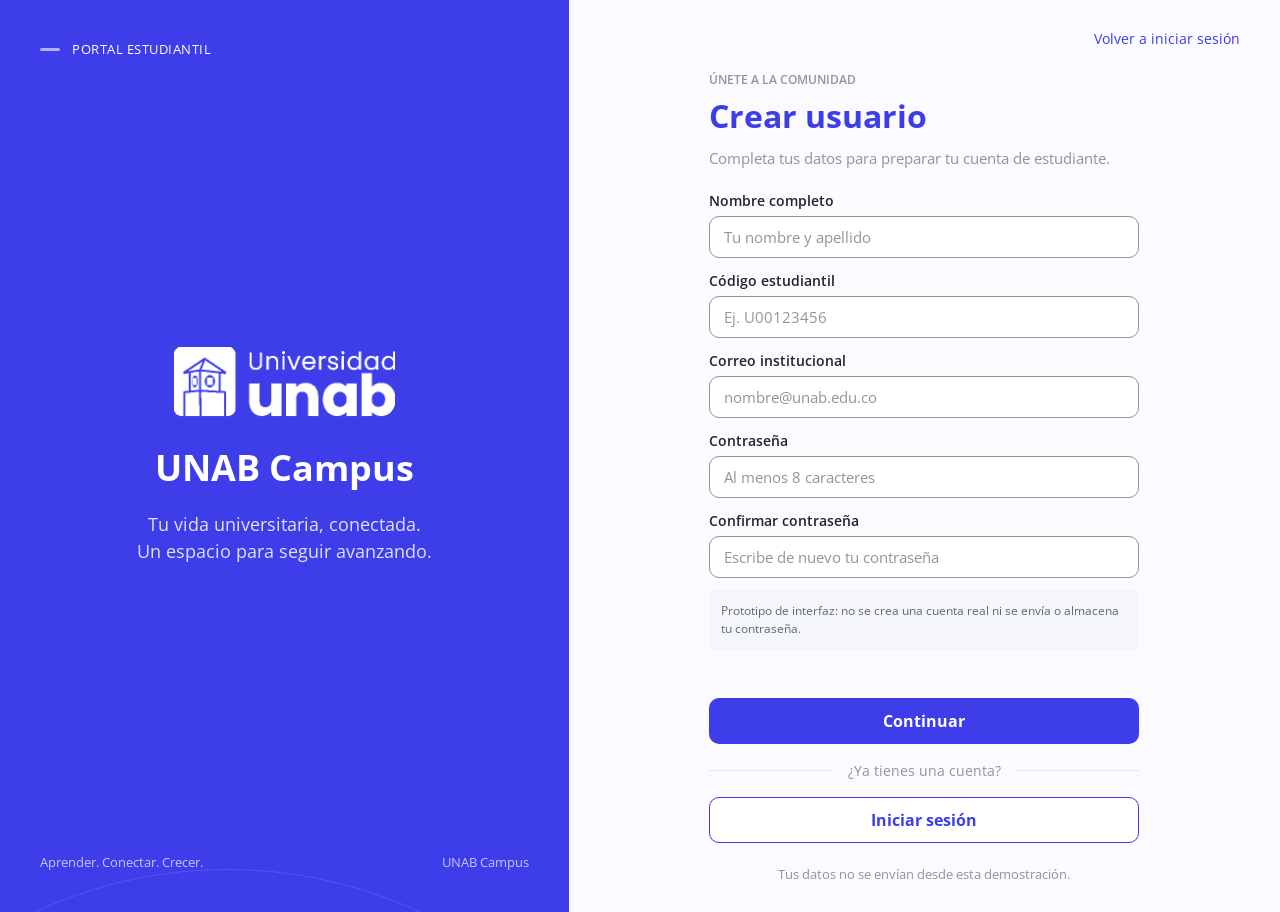
<file: pages/crear-usuario.html>
<!DOCTYPE html>
<html lang="es">
<head>
  <meta charset="UTF-8">
  <meta name="viewport" content="width=device-width, initial-scale=1">
  <title>Crear usuario · Portal estudiantil UNAB</title>
  <link rel="preconnect" href="https://fonts.googleapis.com">
  <link href="https://fonts.googleapis.com/css2?family=Open+Sans:wght@400;500;600;700&display=swap" rel="stylesheet">
  <link rel="stylesheet" href="../css/variables.css">
  <link rel="stylesheet" href="../css/base.css">
  <link rel="stylesheet" href="../css/login.css">
  <link rel="stylesheet" href="../css/portal-pages.css">
</head>
<body class="signup-page">
  <main class="login">
    <section class="brand">
      <a class="brand__tag" href="../index.html">Portal estudiantil</a>
      <div class="brand__center"><img class="brand__logo" src="../assets/img/logo-unab.png" alt="Universidad UNAB"><h1>UNAB Campus</h1><p>Tu vida universitaria, conectada.<br>Un espacio para seguir avanzando.</p></div>
      <div class="brand__foot"><span>Aprender. Conectar. Crecer.</span><span>UNAB Campus</span></div>
    </section>
    <section class="access signup-access">
      <a class="access__help" href="../login.html">Volver a iniciar sesión</a>
      <form class="form signup-form" id="signup-form">
        <p class="form__eyebrow">Únete a la comunidad</p>
        <h2>Crear usuario</h2>
        <p class="form__intro">Completa tus datos para preparar tu cuenta de estudiante.</p>
        <div class="field"><label for="signup-name">Nombre completo</label><div class="field__box"><input id="signup-name" name="name" type="text" placeholder="Tu nombre y apellido" autocomplete="name" required minlength="3"></div><p class="field__error" aria-live="polite"></p></div>
        <div class="field"><label for="signup-id">Código estudiantil</label><div class="field__box"><input id="signup-id" name="studentId" type="text" placeholder="Ej. U00123456" autocomplete="off" required pattern="[A-Za-z0-9\-]{5,16}"></div><p class="field__error" aria-live="polite"></p></div>
        <div class="field"><label for="signup-email">Correo institucional</label><div class="field__box"><input id="signup-email" name="email" type="email" placeholder="nombre@unab.edu.co" autocomplete="email" pattern=".+@unab\.edu\.co" title="Usa tu correo institucional terminado en @unab.edu.co" required></div><p class="field__error" aria-live="polite"></p></div>
        <div class="field"><label for="signup-password">Contraseña</label><div class="field__box"><input id="signup-password" name="password" type="password" placeholder="Al menos 8 caracteres" autocomplete="new-password" required minlength="8"></div><p class="field__error" aria-live="polite"></p></div>
        <div class="field"><label for="signup-confirm">Confirmar contraseña</label><div class="field__box"><input id="signup-confirm" name="confirmPassword" type="password" placeholder="Escribe de nuevo tu contraseña" autocomplete="new-password" required minlength="8"></div><p class="field__error" aria-live="polite"></p></div>
        <p class="portal-form__notice">Prototipo de interfaz: no se crea una cuenta real ni se envía o almacena tu contraseña.</p>
        <p class="portal-form__message" id="signup-message" role="status" aria-live="polite"></p>
        <button class="btn btn--primary" type="submit">Continuar</button>
        <div class="divider">¿Ya tienes una cuenta?</div>
        <a class="btn btn--outline" href="../login.html">Iniciar sesión</a>
      </form>
      <p class="access__secure">Tus datos no se envían desde esta demostración.</p>
    </section>
  </main>
  <script src="../js/crear-usuario.js"></script>
</body>
</html>
</file>
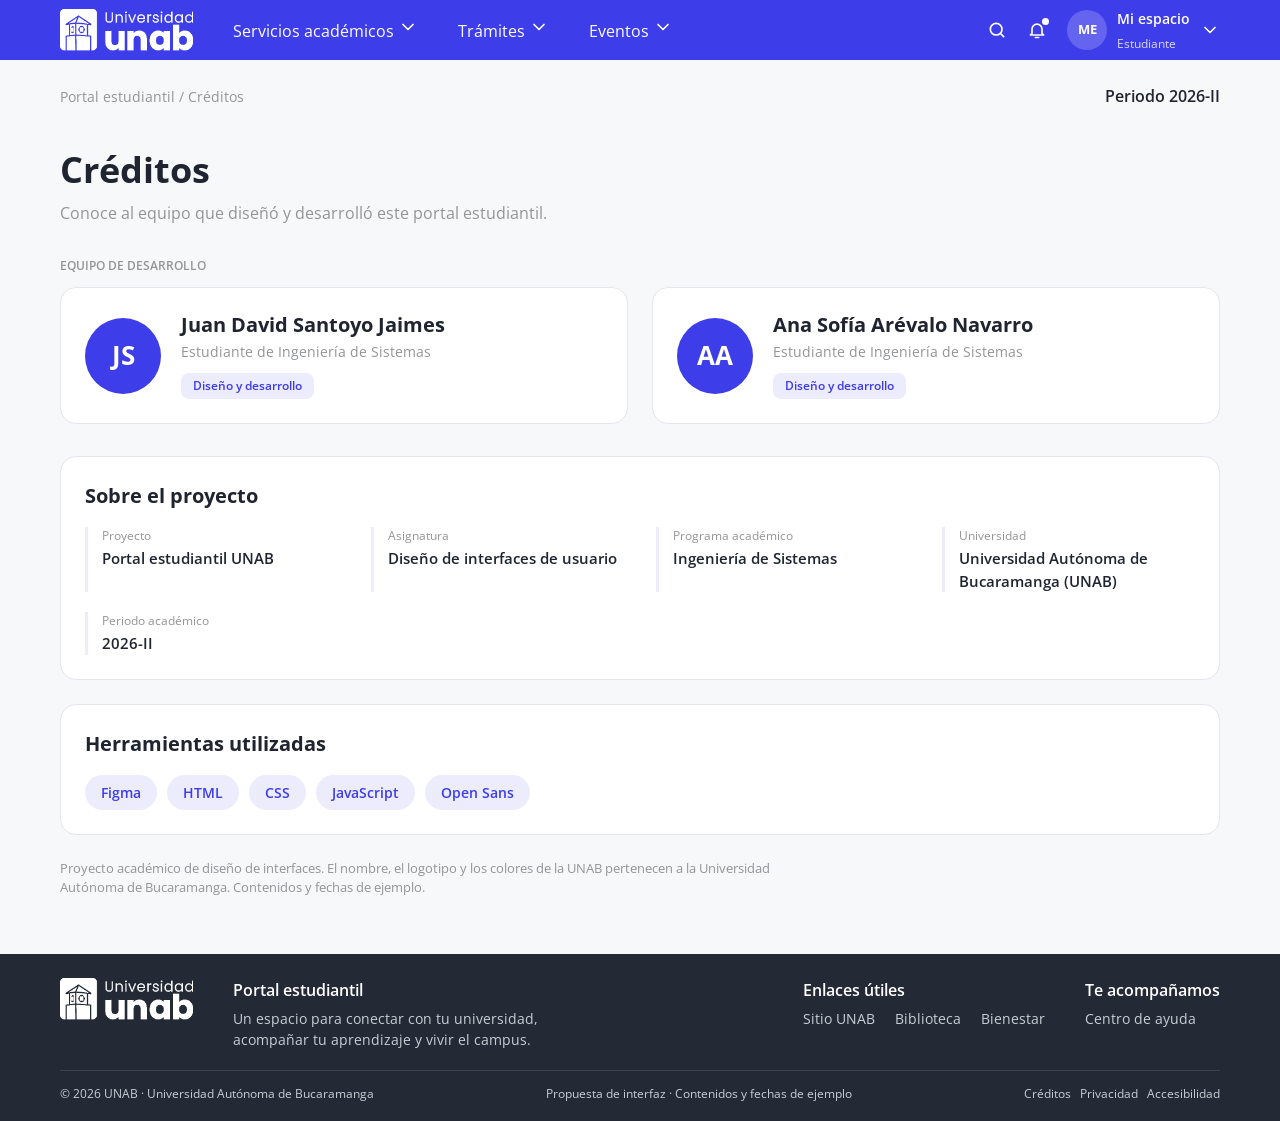
<file: pages/creditos.html>
<!DOCTYPE html>
<html lang="es">
<head>
  <meta charset="UTF-8">
  <meta name="viewport" content="width=device-width, initial-scale=1">
  <title>Créditos · Portal estudiantil UNAB</title>
  <link rel="preconnect" href="https://fonts.googleapis.com">
  <link href="https://fonts.googleapis.com/css2?family=Open+Sans:wght@400;500;600;700&display=swap" rel="stylesheet">
  <link rel="stylesheet" href="../css/variables.css">
  <link rel="stylesheet" href="../css/base.css">
  <link rel="stylesheet" href="../css/home.css">
  <link rel="stylesheet" href="../css/dropdowns.css">
  <link rel="stylesheet" href="../css/header-responsive.css">
  <link rel="stylesheet" href="../css/pantallas-grandes.css">
  <link rel="stylesheet" href="../css/creditos.css">
</head>
<body class="cr">

    <svg width="0" height="0" style="position:absolute" aria-hidden="true">
        <symbol id="chev" viewBox="0 0 24 24">
            <path d="M6 9l6 6 6-6" />
        </symbol>
        <symbol id="search" viewBox="0 0 24 24">
            <circle cx="11" cy="11" r="7" />
            <path d="M20 20l-3.5-3.5" />
        </symbol>
        <symbol id="bell" viewBox="0 0 24 24">
            <path d="M6 16v-5a6 6 0 1112 0v5l2 2H4zM10 21h4" />
        </symbol>
        <symbol id="arrow" viewBox="0 0 24 24">
            <path d="M5 12h14M13 6l6 6-6 6" />
        </symbol>
        <symbol id="ne" viewBox="0 0 24 24">
            <path d="M7 17L17 7M8 7h9v9" />
        </symbol>
        <symbol id="left" viewBox="0 0 24 24">
            <path d="M15 6l-6 6 6 6" />
        </symbol>
        <symbol id="right" viewBox="0 0 24 24">
            <path d="M9 6l6 6-6 6" />
        </symbol>
        <symbol id="book" viewBox="0 0 24 24">
            <path d="M4 5h6a2 2 0 012 2v12a2 2 0 00-2-2H4zM20 5h-6a2 2 0 00-2 2v12a2 2 0 012-2h6z" />
        </symbol>
        <symbol id="mail" viewBox="0 0 24 24">
            <rect x="3" y="5" width="18" height="14" rx="2" />
            <path d="M3 7l9 6 9-6" />
        </symbol>
        <symbol id="headset" viewBox="0 0 24 24">
            <path d="M4 14v-2a8 8 0 0116 0v2" />
            <rect x="3" y="14" width="4" height="6" rx="1" />
            <rect x="17" y="14" width="4" height="6" rx="1" />
        </symbol>
        <symbol id="download" viewBox="0 0 24 24">
            <path d="M12 4v11M7 11l5 5 5-5M5 20h14" />
        </symbol>
        <symbol id="news" viewBox="0 0 24 24">
            <rect x="4" y="4" width="16" height="16" rx="2" />
            <path d="M8 9h8M8 13h8M8 17h4" />
        </symbol>
        <symbol id="user" viewBox="0 0 24 24">
            <circle cx="12" cy="8" r="4" />
            <path d="M4 21a8 8 0 0116 0" />
        </symbol>
        <symbol id="grid" viewBox="0 0 24 24">
            <rect x="3" y="3" width="7" height="7" rx="1.5" />
            <rect x="14" y="3" width="7" height="7" rx="1.5" />
            <rect x="3" y="14" width="7" height="7" rx="1.5" />
            <rect x="14" y="14" width="7" height="7" rx="1.5" />
        </symbol>
        <symbol id="calc" viewBox="0 0 24 24">
            <rect x="5" y="3" width="14" height="18" rx="2" />
            <path d="M8 7h8M8 11h.01M12 11h.01M16 11h.01M8 15h.01M12 15h.01M16 15h.01" />
        </symbol>
        <symbol id="calendar" viewBox="0 0 24 24">
            <rect x="4" y="5" width="16" height="15" rx="2" />
            <path d="M4 10h16M9 3v4M15 3v4" />
        </symbol>
        <symbol id="clock" viewBox="0 0 24 24">
            <circle cx="12" cy="12" r="9" />
            <path d="M12 7v5l3 2" />
        </symbol>
        <symbol id="pencil" viewBox="0 0 24 24">
            <path d="M4 20l1-4L16 5l3 3L8 19zM14 7l3 3" />
        </symbol>
        <symbol id="menu" viewBox="0 0 24 24">
            <path d="M4 6h16M4 12h16M4 18h16" />
        </symbol>
    </svg>

    <header class="header">
        <div class="container header__in">
            <a href="../index.html"><img class="header__logo" src="../assets/img/logo-unab.png"
                    alt="Universidad UNAB"></a>
            <button type="button" aria-expanded="false" aria-controls="panel-servicios">Servicios académicos <svg
                    class="icon">
                    <use href="#chev" />
                </svg></button>
            <button type="button" aria-expanded="false" aria-controls="panel-tramites">Trámites <svg class="icon">
                    <use href="#chev" />
                </svg></button>
            <button type="button" aria-expanded="false">Eventos <svg class="icon">
                    <use href="#chev" />
                </svg></button>
            </nav>
            <div class="header__tools">
                <button class="icon-btn" aria-label="Buscar"><svg class="icon">
                        <use href="#search" />
                    </svg></button>
                <button class="icon-btn" aria-label="Notificaciones"><svg class="icon">
                        <use href="#bell" />
                    </svg><span class="badge"></span></button>
                <button class="user" type="button" aria-expanded="false" aria-controls="panel-perfil">
                    <span class="user__avatar">ME</span>
                    <span class="user__txt"><span class="user__name">Mi espacio</span><br><span
                            class="user__role">Estudiante</span></span>
                    <svg class="icon">
                        <use href="#chev" />
                    </svg>
                </button>
            </div>
        </div>

        <div class="container menus">
            <nav class="nav" aria-label="Principal">
                <!-- TRÁMITES -->
                <div class="panel" id="panel-tramites" hidden>
                    <div class="panel__cabecera">
                        <h2 class="panel__titulo">Trámites</h2>
                        <button class="panel__cerrar" data-cerrar>Cerrar</button>
                    </div>
                    <h3 class="grupo__titulo">Consultas</h3>
                    <ul class="lista">
                        <li><a class="item" href="#">Cronogramas académicos</a></li>
                        <li><a class="item item--sub" href="https://unab.edu.co/apoyo-financiero/">Mecanismos de
                                financiación</a></li>
                        <li><a class="item item--sub" href="https://cupones.unab.edu.co/loginCosmos.jsp">Cupones</a>
                        </li>
                        <li><a class="item item--sub" href="https://clic.kayako.com/">CLIC</a></li>
                    </ul>
                    <p class="panel__pie">¿No encuentras lo que buscas? <a href="#">Ver todos los trámites →</a></p>
                </div>

                <!-- SERVICIOS ACADÉMICOS -->
                <div class="panel panel--servicios" id="panel-servicios" hidden>
                    <div class="panel__cabecera">
                        <h2 class="panel__titulo">Servicios académicos</h2>
                        <button class="panel__cerrar" data-cerrar>Cerrar</button>
                    </div>
                    <div class="columnas">
                        <div class="columna">
                            <h3 class="grupo__titulo">Becas y descuentos</h3>
                            <ul class="lista">
                                <li><a class="item"
                                        href="https://unab.edu.co/donaciones/fondo-de-becas-rafaelardiladuarte/">Fondo
                                        de Becas UNAB</a></li>
                            </ul>
                            <h3 class="grupo__titulo">Bienestar universitario</h3>
                            <ul class="lista">
                                <li><a class="item" href="#">Desarrollo humano</a></li>
                                <li><a class="item" href="#">Deportes</a></li>
                                <li><a class="item"
                                        href="https://gateway1.ecollect.co/eCollectPlus/Selling/Services.aspx?tabId=7e0a453c-8be0-4994-8123-9c0a30bac5f9">Pagos</a>
                                </li>
                                <li><a class="item" href="#">Cultura</a></li>
                                <li><a class="item" href="../pages/horas-libres.html">Horas libres</a></li>
                            </ul>
                        </div>
                        <div class="columna">
                            <h3 class="grupo__titulo">Centros</h3>
                            <ul class="lista">
                                <li><a class="item" href="https://unab.edu.co/centro-ehle/">EHLE</a></li>
                                <li><a class="item"
                                        href="https://apolo.unab.edu.co/es/organisations/centro-de-investigaci%C3%B3n-en-bio-econom%C3%ADa-circular/">Centro
                                        de Bioeconomía Circular</a></li>
                            </ul>
                            <h3 class="grupo__titulo">Unidades</h3>
                            <ul class="lista">
                                <li><a class="item" href="#">Departamento de Lenguas</a></li>
                                <li><a class="item" href="#">Éxito Estudiantil</a></li>
                            </ul>
                        </div>
                    </div>
                    <p class="panel__pie">¿No encuentras lo que buscas? <a href="#">Ver todos los servicios →</a></p>
                </div>

                <!-- PERFIL -->
                <div class="panel panel--perfil" id="panel-perfil" hidden>
                    <div class="panel__cabecera">
                        <h2 class="panel__titulo">Perfil</h2>
                        <button class="panel__cerrar" data-cerrar>Cerrar</button>
                    </div>
                    <ul class="lista">
                        <li><a class="item" href="../pages/perfil.html">Mi perfil</a></li>
                        <li><a class="item" href="#">Editar perfil</a></li>
                        <li><a class="item" href="../login.html">Cerrar sesión</a></li>
                    </ul>
                </div>
            </nav>
        </div>
    </header>

<main>
  <div class="container pagebar">
    <nav aria-label="Ruta de navegación"><a href="../index.html">Portal estudiantil</a> / Créditos</nav>
    <div class="pagebar__right"><strong>Periodo 2026-II</strong></div>
  </div>

  <div class="container">
    <h1 class="cr__title">Créditos</h1>
    <p class="cr__intro">Conoce al equipo que diseñó y desarrolló este portal estudiantil.</p>

    <!-- Equipo -->
    <section aria-labelledby="t-equipo">
      <h2 class="cr__label" id="t-equipo">Equipo de desarrollo</h2>
      <div class="cr__team">
        <article class="card cr__person">
          <span class="cr__avatar" aria-hidden="true">JS</span>
          <div>
            <h3>Juan David Santoyo Jaimes</h3>
            <p>Estudiante de Ingeniería de Sistemas</p>
            <span class="cr__tag">Diseño y desarrollo</span>
          </div>
        </article>
        <article class="card cr__person">
          <span class="cr__avatar" aria-hidden="true">AA</span>
          <div>
            <h3>Ana Sofía Arévalo Navarro</h3>
            <p>Estudiante de Ingeniería de Sistemas</p>
            <span class="cr__tag">Diseño y desarrollo</span>
          </div>
        </article>
      </div>
    </section>

    <!-- Sobre el proyecto -->
    <section class="card cr__project" aria-labelledby="t-proyecto">
      <h2 id="t-proyecto">Sobre el proyecto</h2>
      <dl class="cr__facts">
        <div><dt>Proyecto</dt><dd>Portal estudiantil UNAB</dd></div>
        <div><dt>Asignatura</dt><dd>Diseño de interfaces de usuario</dd></div>
        <div><dt>Programa académico</dt><dd>Ingeniería de Sistemas</dd></div>
        <div><dt>Universidad</dt><dd>Universidad Autónoma de Bucaramanga (UNAB)</dd></div>
        <div><dt>Periodo académico</dt><dd>2026-II</dd></div>
      </dl>
    </section>

    <!-- Herramientas -->
    <section class="card cr__tools" aria-labelledby="t-herramientas">
      <h2 id="t-herramientas">Herramientas utilizadas</h2>
      <ul class="cr__chips">
        <li>Figma</li><li>HTML</li><li>CSS</li><li>JavaScript</li><li>Open Sans</li>
      </ul>
    </section>

    <p class="cr__note">Proyecto académico de diseño de interfaces. El nombre, el logotipo y los colores de la UNAB pertenecen a la Universidad Autónoma de Bucaramanga. Contenidos y fechas de ejemplo.</p>
  </div>
</main>

<footer class="footer">
  <div class="container">
    <div class="footer__top">
      <img class="footer__logo" src="../assets/img/logo-unab.png" alt="Universidad UNAB">
      <div><h3>Portal estudiantil</h3><p>Un espacio para conectar con tu universidad,<br>acompañar tu aprendizaje y vivir el campus.</p></div>
      <div><h3>Enlaces útiles</h3><div class="footer__links"><a href="#">Sitio UNAB</a><a href="#">Biblioteca</a><a href="#">Bienestar</a></div></div>
      <div><h3>Te acompañamos</h3><a href="#">Centro de ayuda</a></div>
    </div>
    <div class="footer__bottom"><span>© 2026 UNAB · Universidad Autónoma de Bucaramanga</span><span>Propuesta de interfaz · Contenidos y fechas de ejemplo</span><span><a href="creditos.html">Créditos</a> &nbsp; <a href="#">Privacidad</a> &nbsp; <a href="#">Accesibilidad</a></span></div>
  </div>
</footer>

  <script src="../js/navbar.js"></script>
</body>
</html>
</file>
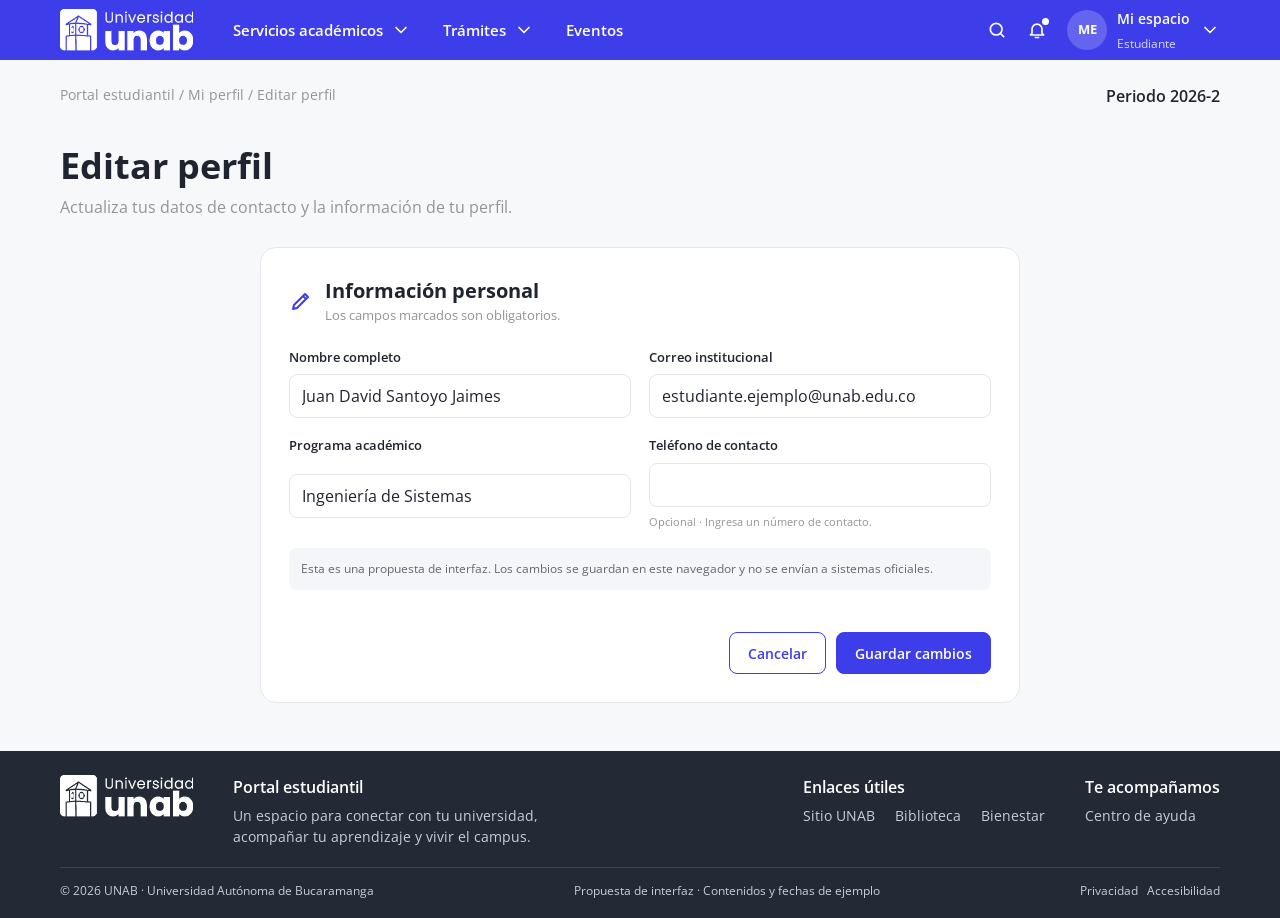
<file: pages/editar-perfil.html>
<!DOCTYPE html>
<html lang="es">
<head>
  <meta charset="UTF-8">
  <meta name="viewport" content="width=device-width, initial-scale=1">
  <title>Editar perfil · Portal estudiantil UNAB</title>
  <link rel="preconnect" href="https://fonts.googleapis.com">
  <link href="https://fonts.googleapis.com/css2?family=Open+Sans:wght@400;500;600;700&display=swap" rel="stylesheet">
  <link rel="stylesheet" href="../css/variables.css">
  <link rel="stylesheet" href="../css/base.css">
  <link rel="stylesheet" href="../css/home.css">
  <link rel="stylesheet" href="../css/dropdowns.css">
  <link rel="stylesheet" href="../css/header-responsive.css">
  <link rel="stylesheet" href="../css/pantallas-grandes.css">
  <link rel="stylesheet" href="../css/portal-pages.css">
</head>
<body class="portal-page">
  <svg width="0" height="0" style="position:absolute" aria-hidden="true">
    <symbol id="chev" viewBox="0 0 24 24"><path d="m6 9 6 6 6-6"/></symbol>
    <symbol id="search" viewBox="0 0 24 24"><circle cx="11" cy="11" r="7"/><path d="m20 20-3.5-3.5"/></symbol>
    <symbol id="bell" viewBox="0 0 24 24"><path d="M6 16v-5a6 6 0 0 1 12 0v5l2 2H4zM10 21h4"/></symbol>
    <symbol id="menu" viewBox="0 0 24 24"><path d="M4 6h16M4 12h16M4 18h16"/></symbol>
    <symbol id="pencil" viewBox="0 0 24 24"><path d="m4 20 1-4L16 5l3 3-11 11zM14 7l3 3"/></symbol>
  </svg>
  <header class="header">
    <div class="container header__in">
      <a href="../index.html"><img class="header__logo" src="../assets/img/logo-unab.png" alt="Universidad UNAB"></a>
      <nav class="nav" id="nav-principal" aria-label="Principal">
        <button type="button" aria-expanded="false" aria-controls="panel-servicios">Servicios académicos <svg class="icon"><use href="#chev"/></svg></button>
        <button type="button" aria-expanded="false" aria-controls="panel-tramites">Trámites <svg class="icon"><use href="#chev"/></svg></button>
        <a class="header__page-link" href="eventos.html">Eventos</a>
      </nav>
      <div class="header__tools">
        <button class="icon-btn" type="button" aria-label="Buscar"><svg class="icon"><use href="#search"/></svg></button>
        <button class="icon-btn" type="button" aria-label="Notificaciones"><svg class="icon"><use href="#bell"/></svg><span class="badge"></span></button>
        <button class="user" type="button" aria-expanded="false" aria-controls="panel-perfil"><span class="user__avatar">ME</span><span class="user__txt"><span class="user__name">Mi espacio</span><br><span class="user__role">Estudiante</span></span><svg class="icon"><use href="#chev"/></svg></button>
        <button class="menu-toggle" type="button" data-nav-toggle aria-expanded="false" aria-label="Abrir menú"><svg class="icon"><use href="#menu"/></svg></button>
      </div>
    </div>
    <div class="container menus"><nav aria-label="Menús">
      <div class="panel panel--servicios" id="panel-servicios" hidden><div class="panel__cabecera"><h2 class="panel__titulo">Servicios académicos</h2></div><div class="columnas">
        <div class="columna"><h3 class="grupo__titulo">Consultas académicas</h3><ul class="lista"><li><a class="item" href="asignaturas.html">Asignaturas cursadas</a></li><li><a class="item" href="horario.html">Horario</a></li><li><a class="item" href="calculadora-notas.html">Calculadora de notas</a></li></ul></div>
        <div class="columna"><h3 class="grupo__titulo">Bienestar universitario</h3><ul class="lista"><li><a class="item" href="horas-libres.html">Horas libres</a></li></ul></div>
      </div></div>
      <div class="panel" id="panel-tramites" hidden><div class="panel__cabecera"><h2 class="panel__titulo">Trámites</h2></div><ul class="lista"><li><a class="item" href="#">Cronogramas académicos</a></li></ul></div>
      <div class="panel panel--perfil" id="panel-perfil" hidden><div class="panel__cabecera"><h2 class="panel__titulo">Perfil</h2></div><ul class="lista"><li><a class="item" href="perfil.html">Mi perfil</a></li><li><a class="item" href="editar-perfil.html" aria-current="page">Editar perfil</a></li><li><a class="item" href="../login.html">Cerrar sesión</a></li></ul></div>
    </nav></div>
  </header>
  <main>
    <div class="container pagebar"><nav aria-label="Ruta de navegación"><a href="../index.html">Portal estudiantil</a> / <a href="perfil.html">Mi perfil</a> / Editar perfil</nav><div class="pagebar__right"><strong>Periodo 2026-2</strong></div></div>
    <section class="container">
      <h1 class="portal-title">Editar perfil</h1>
      <p class="portal-intro">Actualiza tus datos de contacto y la información de tu perfil.</p>
      <form class="portal-form" id="edit-profile-form">
        <div class="portal-form__heading"><svg class="icon"><use href="#pencil"/></svg><div><h2>Información personal</h2><p>Los campos marcados son obligatorios.</p></div></div>
        <div class="portal-form__grid">
          <div class="portal-field"><label for="profile-name">Nombre completo</label><input id="profile-name" name="name" type="text" autocomplete="name" required minlength="3"></div>
          <div class="portal-field"><label for="profile-email">Correo institucional</label><input id="profile-email" name="email" type="email" autocomplete="email" required></div>
          <div class="portal-field"><label for="profile-program">Programa académico</label><input id="profile-program" name="program" type="text" required></div>
          <div class="portal-field"><label for="profile-phone">Teléfono de contacto</label><input id="profile-phone" name="phone" type="tel" autocomplete="tel" inputmode="tel" aria-describedby="phone-help"><small id="phone-help">Opcional · Ingresa un número de contacto.</small></div>
        </div>
        <p class="portal-form__notice">Esta es una propuesta de interfaz. Los cambios se guardan en este navegador y no se envían a sistemas oficiales.</p>
        <p class="portal-form__message" id="profile-message" role="status" aria-live="polite"></p>
        <div class="portal-form__actions"><a class="portal-button portal-button--secondary" href="perfil.html">Cancelar</a><button class="portal-button" type="submit">Guardar cambios</button></div>
      </form>
    </section>
  </main>
  <footer class="footer"><div class="container"><div class="footer__top"><img class="footer__logo" src="../assets/img/logo-unab.png" alt="Universidad UNAB"><div><h3>Portal estudiantil</h3><p>Un espacio para conectar con tu universidad,<br>acompañar tu aprendizaje y vivir el campus.</p></div><div><h3>Enlaces útiles</h3><div class="footer__links"><a href="https://unab.edu.co/">Sitio UNAB</a><a href="#">Biblioteca</a><a href="#">Bienestar</a></div></div><div><h3>Te acompañamos</h3><a href="#">Centro de ayuda</a></div></div><div class="footer__bottom"><span>© 2026 UNAB · Universidad Autónoma de Bucaramanga</span><span>Propuesta de interfaz · Contenidos y fechas de ejemplo</span><span><a href="#">Privacidad</a> &nbsp; <a href="#">Accesibilidad</a></span></div></div></footer>
  <script src="../js/navbar.js"></script>
  <script src="../js/perfil.js"></script>
</body>
</html>
</file>
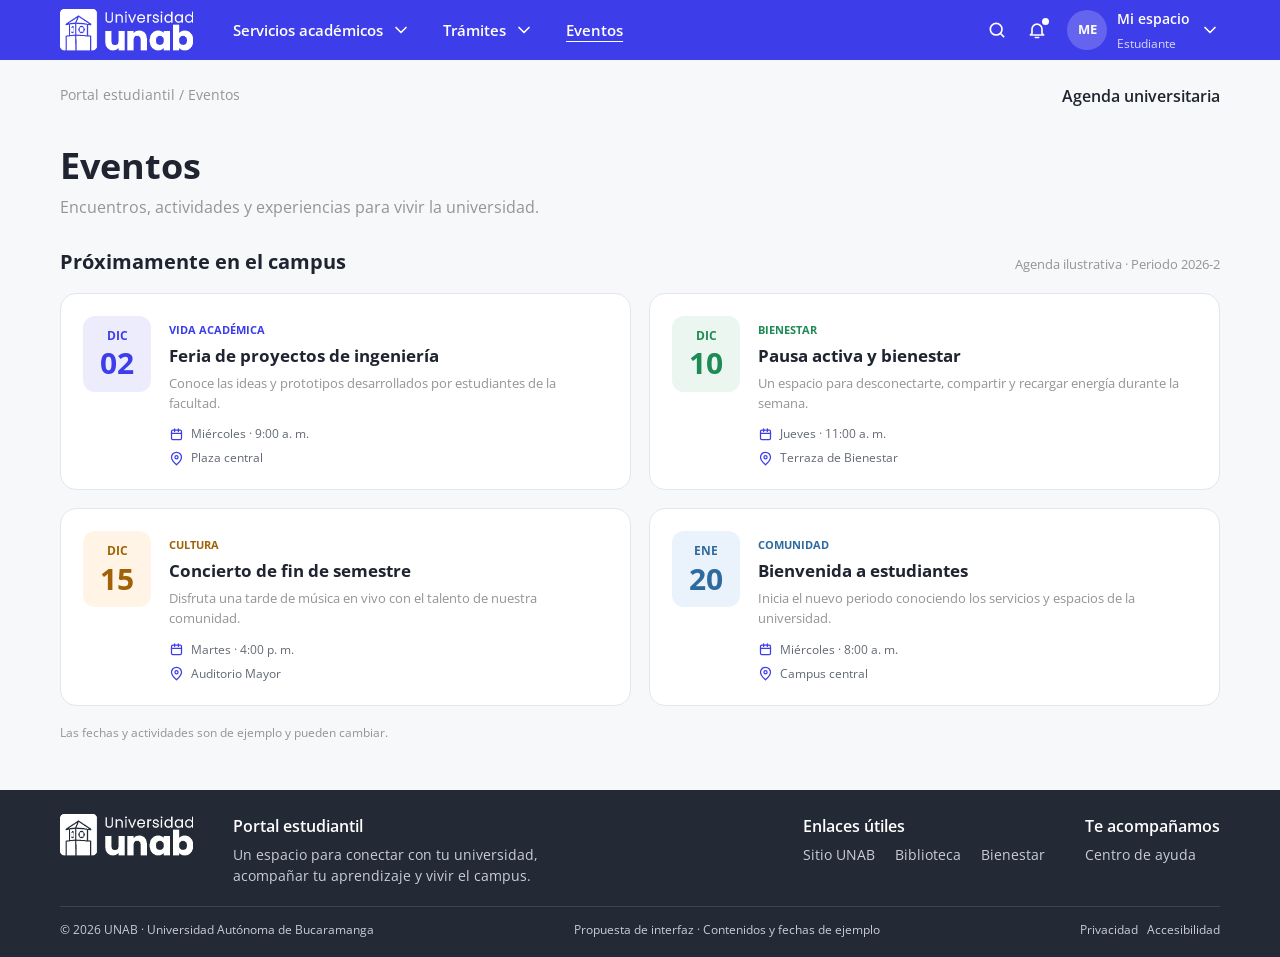
<file: pages/eventos.html>
<!DOCTYPE html>
<html lang="es">
<head>
  <meta charset="UTF-8">
  <meta name="viewport" content="width=device-width, initial-scale=1">
  <title>Eventos · Portal estudiantil UNAB</title>
  <link rel="preconnect" href="https://fonts.googleapis.com">
  <link href="https://fonts.googleapis.com/css2?family=Open+Sans:wght@400;500;600;700&display=swap" rel="stylesheet">
  <link rel="stylesheet" href="../css/variables.css">
  <link rel="stylesheet" href="../css/base.css">
  <link rel="stylesheet" href="../css/home.css">
  <link rel="stylesheet" href="../css/dropdowns.css">
  <link rel="stylesheet" href="../css/header-responsive.css">
  <link rel="stylesheet" href="../css/pantallas-grandes.css">
  <link rel="stylesheet" href="../css/portal-pages.css">
</head>
<body class="portal-page">
  <svg width="0" height="0" style="position:absolute" aria-hidden="true">
    <symbol id="chev" viewBox="0 0 24 24"><path d="m6 9 6 6 6-6"/></symbol>
    <symbol id="search" viewBox="0 0 24 24"><circle cx="11" cy="11" r="7"/><path d="m20 20-3.5-3.5"/></symbol>
    <symbol id="bell" viewBox="0 0 24 24"><path d="M6 16v-5a6 6 0 0 1 12 0v5l2 2H4zM10 21h4"/></symbol>
    <symbol id="menu" viewBox="0 0 24 24"><path d="M4 6h16M4 12h16M4 18h16"/></symbol>
    <symbol id="calendar" viewBox="0 0 24 24"><rect x="4" y="5" width="16" height="15" rx="2"/><path d="M4 10h16M9 3v4m6-4v4"/></symbol>
    <symbol id="location" viewBox="0 0 24 24"><path d="M20 10c0 5-8 12-8 12S4 15 4 10a8 8 0 1 1 16 0Z"/><circle cx="12" cy="10" r="2.5"/></symbol>
    <symbol id="user" viewBox="0 0 24 24"><circle cx="12" cy="8" r="4"/><path d="M4 21a8 8 0 0 1 16 0"/></symbol>
  </svg>
  <header class="header">
    <div class="container header__in">
      <a href="../index.html"><img class="header__logo" src="../assets/img/logo-unab.png" alt="Universidad UNAB"></a>
      <nav class="nav" id="nav-principal" aria-label="Principal">
        <button type="button" aria-expanded="false" aria-controls="panel-servicios">Servicios académicos <svg class="icon"><use href="#chev"/></svg></button>
        <button type="button" aria-expanded="false" aria-controls="panel-tramites">Trámites <svg class="icon"><use href="#chev"/></svg></button>
        <a class="header__page-link" href="eventos.html" aria-current="page">Eventos</a>
      </nav>
      <div class="header__tools">
        <button class="icon-btn" type="button" aria-label="Buscar"><svg class="icon"><use href="#search"/></svg></button>
        <button class="icon-btn" type="button" aria-label="Notificaciones"><svg class="icon"><use href="#bell"/></svg><span class="badge"></span></button>
        <button class="user" type="button" aria-expanded="false" aria-controls="panel-perfil"><span class="user__avatar">ME</span><span class="user__txt"><span class="user__name">Mi espacio</span><br><span class="user__role">Estudiante</span></span><svg class="icon"><use href="#chev"/></svg></button>
        <button class="menu-toggle" type="button" data-nav-toggle aria-expanded="false" aria-label="Abrir menú"><svg class="icon"><use href="#menu"/></svg></button>
      </div>
    </div>
    <div class="container menus"><nav aria-label="Menús">
      <div class="panel panel--servicios" id="panel-servicios" hidden>
        <div class="panel__cabecera"><h2 class="panel__titulo">Servicios académicos</h2></div>
        <div class="columnas">
          <div class="columna"><h3 class="grupo__titulo">Consultas académicas</h3><ul class="lista">
            <li><a class="item" href="asignaturas.html">Asignaturas cursadas</a></li>
            <li><a class="item" href="horario.html">Horario</a></li>
            <li><a class="item" href="calculadora-notas.html">Calculadora de notas</a></li>
          </ul></div>
          <div class="columna"><h3 class="grupo__titulo">Bienestar universitario</h3><ul class="lista"><li><a class="item" href="horas-libres.html">Horas libres</a></li></ul></div>
        </div>
      </div>
      <div class="panel" id="panel-tramites" hidden><div class="panel__cabecera"><h2 class="panel__titulo">Trámites</h2></div><ul class="lista"><li><a class="item" href="#">Cronogramas académicos</a></li></ul></div>
      <div class="panel panel--perfil" id="panel-perfil" hidden><div class="panel__cabecera"><h2 class="panel__titulo">Perfil</h2></div><ul class="lista">
        <li><a class="item" href="perfil.html">Mi perfil</a></li><li><a class="item" href="editar-perfil.html">Editar perfil</a></li><li><a class="item" href="../login.html">Cerrar sesión</a></li>
      </ul></div>
    </nav></div>
  </header>

  <main>
    <div class="container pagebar"><nav aria-label="Ruta de navegación"><a href="../index.html">Portal estudiantil</a> / Eventos</nav><div class="pagebar__right"><strong>Agenda universitaria</strong></div></div>
    <section class="container">
      <h1 class="portal-title">Eventos</h1>
      <p class="portal-intro">Encuentros, actividades y experiencias para vivir la universidad.</p>
      <div class="events-heading"><h2>Próximamente en el campus</h2><span>Agenda ilustrativa · Periodo 2026-2</span></div>
      <div class="events-grid">
        <article class="event-card">
          <div class="event-card__date"><span>DIC</span><strong>02</strong></div>
          <div class="event-card__body"><span class="event-card__category">Vida académica</span><h3>Feria de proyectos de ingeniería</h3><p>Conoce las ideas y prototipos desarrollados por estudiantes de la facultad.</p><div class="event-card__meta"><span><svg class="icon"><use href="#calendar"/></svg>Miércoles · 9:00 a. m.</span><span><svg class="icon"><use href="#location"/></svg>Plaza central</span></div></div>
        </article>
        <article class="event-card">
          <div class="event-card__date event-card__date--green"><span>DIC</span><strong>10</strong></div>
          <div class="event-card__body"><span class="event-card__category event-card__category--green">Bienestar</span><h3>Pausa activa y bienestar</h3><p>Un espacio para desconectarte, compartir y recargar energía durante la semana.</p><div class="event-card__meta"><span><svg class="icon"><use href="#calendar"/></svg>Jueves · 11:00 a. m.</span><span><svg class="icon"><use href="#location"/></svg>Terraza de Bienestar</span></div></div>
        </article>
        <article class="event-card">
          <div class="event-card__date event-card__date--orange"><span>DIC</span><strong>15</strong></div>
          <div class="event-card__body"><span class="event-card__category event-card__category--orange">Cultura</span><h3>Concierto de fin de semestre</h3><p>Disfruta una tarde de música en vivo con el talento de nuestra comunidad.</p><div class="event-card__meta"><span><svg class="icon"><use href="#calendar"/></svg>Martes · 4:00 p. m.</span><span><svg class="icon"><use href="#location"/></svg>Auditorio Mayor</span></div></div>
        </article>
        <article class="event-card">
          <div class="event-card__date event-card__date--blue"><span>ENE</span><strong>20</strong></div>
          <div class="event-card__body"><span class="event-card__category event-card__category--blue">Comunidad</span><h3>Bienvenida a estudiantes</h3><p>Inicia el nuevo periodo conociendo los servicios y espacios de la universidad.</p><div class="event-card__meta"><span><svg class="icon"><use href="#calendar"/></svg>Miércoles · 8:00 a. m.</span><span><svg class="icon"><use href="#location"/></svg>Campus central</span></div></div>
        </article>
      </div>
      <p class="portal-note">Las fechas y actividades son de ejemplo y pueden cambiar.</p>
    </section>
  </main>
  <footer class="footer"><div class="container">
    <div class="footer__top"><img class="footer__logo" src="../assets/img/logo-unab.png" alt="Universidad UNAB"><div><h3>Portal estudiantil</h3><p>Un espacio para conectar con tu universidad,<br>acompañar tu aprendizaje y vivir el campus.</p></div><div><h3>Enlaces útiles</h3><div class="footer__links"><a href="https://unab.edu.co/">Sitio UNAB</a><a href="#">Biblioteca</a><a href="#">Bienestar</a></div></div><div><h3>Te acompañamos</h3><a href="#">Centro de ayuda</a></div></div>
    <div class="footer__bottom"><span>© 2026 UNAB · Universidad Autónoma de Bucaramanga</span><span>Propuesta de interfaz · Contenidos y fechas de ejemplo</span><span><a href="#">Privacidad</a> &nbsp; <a href="#">Accesibilidad</a></span></div>
  </div></footer>
  <script src="../js/navbar.js"></script>
</body>
</html>
</file>
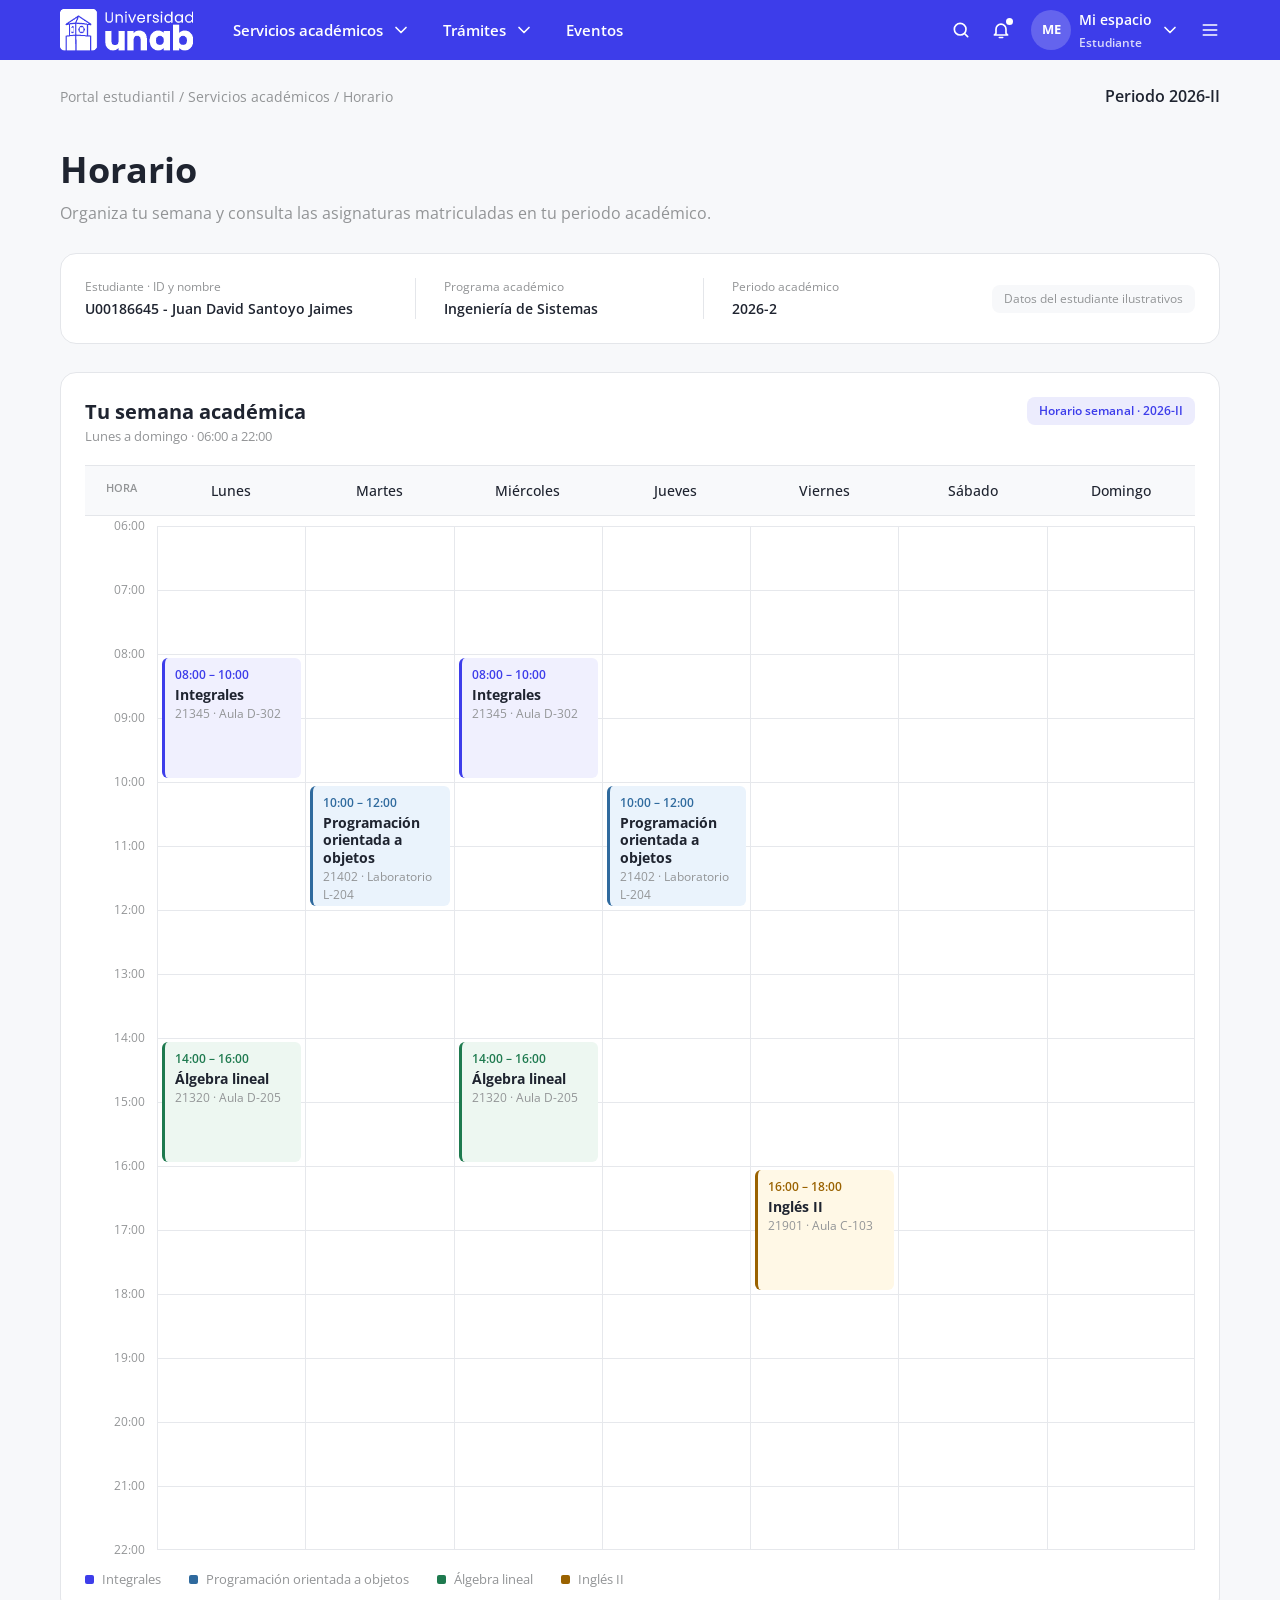
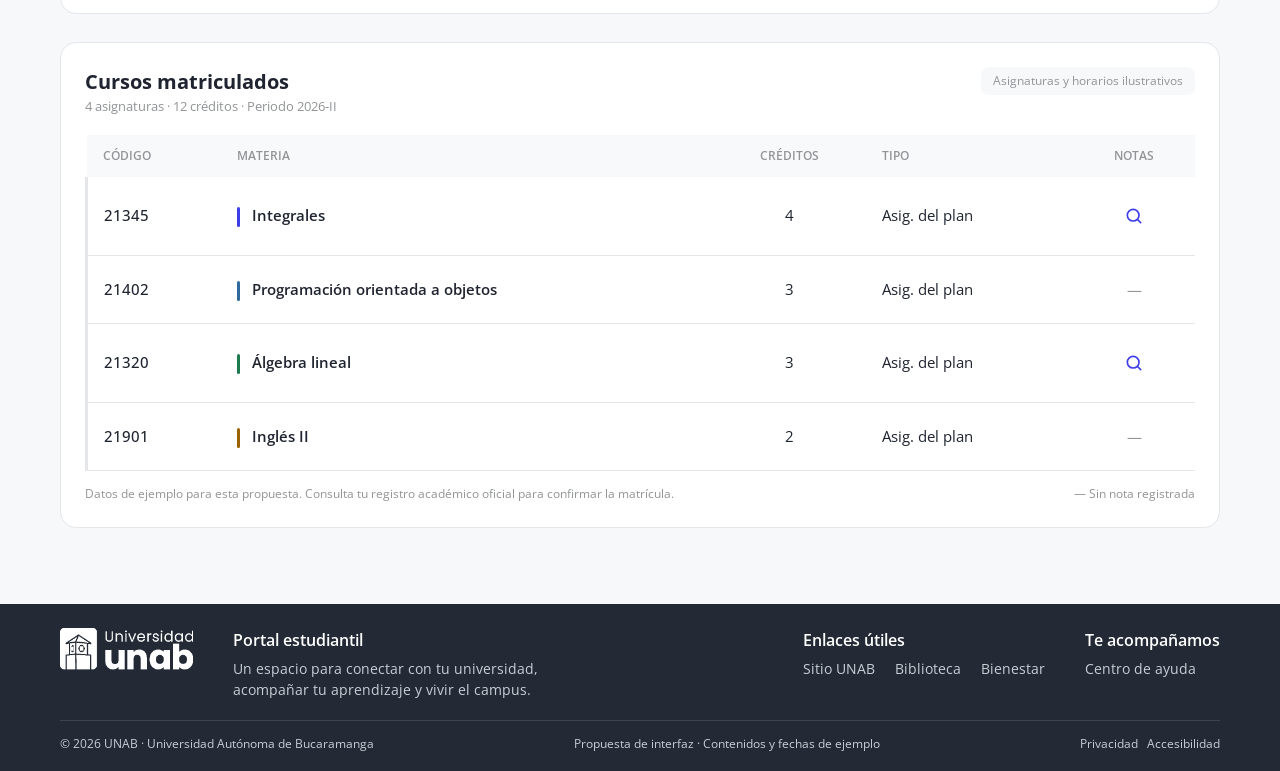
<file: pages/horario.html>
<!DOCTYPE html>
<html lang="es">
<head>
  <meta charset="UTF-8">
  <meta name="viewport" content="width=device-width, initial-scale=1">
  <title>Horario · Portal estudiantil UNAB</title>
  <link rel="preconnect" href="https://fonts.googleapis.com">
  <link href="https://fonts.googleapis.com/css2?family=Open+Sans:wght@400;500;600;700&display=swap" rel="stylesheet">
  <link rel="stylesheet" href="../css/variables.css">
  <link rel="stylesheet" href="../css/base.css">
  <link rel="stylesheet" href="../css/home.css">
  <link rel="stylesheet" href="../css/dropdowns.css">
  <link rel="stylesheet" href="../css/header-responsive.css">
  <link rel="stylesheet" href="../css/pantallas-grandes.css">
  <link rel="stylesheet" href="../css/horario.css">
</head>
<body class="hor">

    <svg width="0" height="0" style="position:absolute" aria-hidden="true">
        <symbol id="chev" viewBox="0 0 24 24">
            <path d="M6 9l6 6 6-6" />
        </symbol>
        <symbol id="search" viewBox="0 0 24 24">
            <circle cx="11" cy="11" r="7" />
            <path d="M20 20l-3.5-3.5" />
        </symbol>
        <symbol id="bell" viewBox="0 0 24 24">
            <path d="M6 16v-5a6 6 0 1112 0v5l2 2H4zM10 21h4" />
        </symbol>
        <symbol id="arrow" viewBox="0 0 24 24">
            <path d="M5 12h14M13 6l6 6-6 6" />
        </symbol>
        <symbol id="ne" viewBox="0 0 24 24">
            <path d="M7 17L17 7M8 7h9v9" />
        </symbol>
        <symbol id="left" viewBox="0 0 24 24">
            <path d="M15 6l-6 6 6 6" />
        </symbol>
        <symbol id="right" viewBox="0 0 24 24">
            <path d="M9 6l6 6-6 6" />
        </symbol>
        <symbol id="book" viewBox="0 0 24 24">
            <path d="M4 5h6a2 2 0 012 2v12a2 2 0 00-2-2H4zM20 5h-6a2 2 0 00-2 2v12a2 2 0 012-2h6z" />
        </symbol>
        <symbol id="mail" viewBox="0 0 24 24">
            <rect x="3" y="5" width="18" height="14" rx="2" />
            <path d="M3 7l9 6 9-6" />
        </symbol>
        <symbol id="headset" viewBox="0 0 24 24">
            <path d="M4 14v-2a8 8 0 0116 0v2" />
            <rect x="3" y="14" width="4" height="6" rx="1" />
            <rect x="17" y="14" width="4" height="6" rx="1" />
        </symbol>
        <symbol id="download" viewBox="0 0 24 24">
            <path d="M12 4v11M7 11l5 5 5-5M5 20h14" />
        </symbol>
        <symbol id="news" viewBox="0 0 24 24">
            <rect x="4" y="4" width="16" height="16" rx="2" />
            <path d="M8 9h8M8 13h8M8 17h4" />
        </symbol>
        <symbol id="user" viewBox="0 0 24 24">
            <circle cx="12" cy="8" r="4" />
            <path d="M4 21a8 8 0 0116 0" />
        </symbol>
        <symbol id="grid" viewBox="0 0 24 24">
            <rect x="3" y="3" width="7" height="7" rx="1.5" />
            <rect x="14" y="3" width="7" height="7" rx="1.5" />
            <rect x="3" y="14" width="7" height="7" rx="1.5" />
            <rect x="14" y="14" width="7" height="7" rx="1.5" />
        </symbol>
        <symbol id="calc" viewBox="0 0 24 24">
            <rect x="5" y="3" width="14" height="18" rx="2" />
            <path d="M8 7h8M8 11h.01M12 11h.01M16 11h.01M8 15h.01M12 15h.01M16 15h.01" />
        </symbol>
        <symbol id="calendar" viewBox="0 0 24 24">
            <rect x="4" y="5" width="16" height="15" rx="2" />
            <path d="M4 10h16M9 3v4M15 3v4" />
        </symbol>
        <symbol id="clock" viewBox="0 0 24 24">
            <circle cx="12" cy="12" r="9" />
            <path d="M12 7v5l3 2" />
        </symbol>
        <symbol id="pencil" viewBox="0 0 24 24">
            <path d="M4 20l1-4L16 5l3 3L8 19zM14 7l3 3" />
        </symbol>
        <symbol id="menu" viewBox="0 0 24 24">
            <path d="M4 6h16M4 12h16M4 18h16" />
        </symbol>
    </svg>

    <header class="header">
        <div class="container header__in">
            <a href="../index.html"><img class="header__logo" src="../assets/img/logo-unab.png"
                    alt="Universidad UNAB"></a>
            <nav class="nav" id="nav-principal" aria-label="Principal">
            <button type="button" aria-expanded="false" aria-controls="panel-servicios">Servicios académicos <svg
                    class="icon">
                    <use href="#chev" />
                </svg></button>
            <button type="button" aria-expanded="false" aria-controls="panel-tramites">Trámites <svg class="icon">
                    <use href="#chev" />
                </svg></button>
            <a class="header__page-link" href="eventos.html">Eventos</a>
            </>
            <div class="header__tools">
                <button class="icon-btn" aria-label="Buscar"><svg class="icon">
                        <use href="#search" />
                    </svg></button>
                <button class="icon-btn" aria-label="Notificaciones"><svg class="icon">
                        <use href="#bell" />
                    </svg><span class="badge"></span></button>
                <button class="user" type="button" aria-expanded="false" aria-controls="panel-perfil">
                    <span class="user__avatar">ME</span>
                    <span class="user__txt"><span class="user__name">Mi espacio</span><br><span
                            class="user__role">Estudiante</span></span>
                    <svg class="icon">
                        <use href="#chev" />
                    </svg>
                </button>
                <button class="menu-toggle" type="button" data-nav-toggle aria-expanded="false" aria-label="Abrir menú">
                    <svg class="icon"><use href="#menu"/></svg>
                </button>
            </div>
        </div>

        <div class="container menus">
            <nav aria-label="Menús">
                <!-- TRÁMITES -->
                <div class="panel" id="panel-tramites" hidden>
                    <div class="panel__cabecera">
                        <h2 class="panel__titulo">Trámites</h2>
                        
                    </div>
                    <h3 class="grupo__titulo">Consultas</h3>
                    <ul class="lista">
                        <li><a class="item" href="#">Cronogramas académicos</a></li>
                        <li><a class="item item--sub" href="https://unab.edu.co/apoyo-financiero/">Mecanismos de
                                financiación</a></li>
                        <li><a class="item item--sub" href="https://cupones.unab.edu.co/loginCosmos.jsp">Cupones</a>
                        </li>
                        <li><a class="item item--sub" href="https://clic.kayako.com/">CLIC</a></li>
                    </ul>
                    <p class="panel__pie">¿No encuentras lo que buscas? <a href="#">Ver todos los trámites →</a></p>
                </div>

                <!-- SERVICIOS ACADÉMICOS -->
                <div class="panel panel--servicios" id="panel-servicios" hidden>
                    <div class="panel__cabecera">
                        <h2 class="panel__titulo">Servicios académicos</h2>
                      
                    </div>
                    <div class="columnas">
                        <div class="columna">
                            <h3 class="grupo__titulo">Becas y descuentos</h3>
                            <ul class="lista">
                                <li><a class="item"
                                        href="https://unab.edu.co/donaciones/fondo-de-becas-rafaelardiladuarte/">Fondo
                                        de Becas UNAB</a></li>
                            </ul>
                            <h3 class="grupo__titulo">Consultas académicas</h3>
                            <ul class="lista">
                                <li><a class="item" href="asignaturas.html">Asignaturas cursadas</a></li>
                                <li><a class="item" href="horario.html">Horario</a></li>
                                <li><a class="item" href="calculadora-notas.html">Calculadora de notas</a></li>
                            </ul>
                            <h3 class="grupo__titulo">Bienestar universitario</h3>
                            <ul class="lista">
                                <li><a class="item" href="#">Desarrollo humano</a></li>
                                <li><a class="item" href="#">Deportes</a></li>
                                <li><a class="item"
                                        href="https://gateway1.ecollect.co/eCollectPlus/Selling/Services.aspx?tabId=7e0a453c-8be0-4994-8123-9c0a30bac5f9">Pagos</a>
                                </li>
                                <li><a class="item" href="#">Cultura</a></li>
                                <li><a class="item" href="../pages/horas-libres.html">Horas libres</a></li>
                            </ul>
                        </div>
                        <div class="columna">
                            <h3 class="grupo__titulo">Centros</h3>
                            <ul class="lista">
                                <li><a class="item" href="https://unab.edu.co/centro-ehle/">EHLE</a></li>
                                <li><a class="item"
                                        href="https://apolo.unab.edu.co/es/organisations/centro-de-investigaci%C3%B3n-en-bio-econom%C3%ADa-circular/">Centro
                                        de Bioeconomía Circular</a></li>
                            </ul>
                            <h3 class="grupo__titulo">Unidades</h3>
                            <ul class="lista">
                                <li><a class="item" href="#">Departamento de Lenguas</a></li>
                                <li><a class="item" href="#">Éxito Estudiantil</a></li>
                            </ul>
                        </div>
                    </div>
                    <p class="panel__pie">¿No encuentras lo que buscas? <a href="#">Ver todos los servicios →</a></p>
                </div>

                <!-- PERFIL -->
                <div class="panel panel--perfil" id="panel-perfil" hidden>
                    <div class="panel__cabecera">
                        <h2 class="panel__titulo">Perfil</h2>
                        
                    </div>
                    <ul class="lista">
                        <li><a class="item" href="../pages/perfil.html">Mi perfil</a></li>
                        <li><a class="item" href="editar-perfil.html">Editar perfil</a></li>
                        <li><a class="item" href="../login.html">Cerrar sesión</a></li>
                    </ul>
                </div>
            </nav>
        </div>
    </header>

<main>
  <div class="container pagebar">
    <nav aria-label="Ruta de navegación"><a href="../index.html">Portal estudiantil</a> / Servicios académicos / Horario</nav>
    <div class="pagebar__right"><strong>Periodo 2026-II</strong></div>
  </div>

  <div class="container">
    <h1 class="hor__title">Horario</h1>
    <p class="hor__intro">Organiza tu semana y consulta las asignaturas matriculadas en tu periodo académico.</p>

    <!-- Datos del estudiante -->
    <section class="card hor__student" aria-label="Datos del estudiante">
      <div class="hor__field"><span>Estudiante · ID y nombre</span><strong>U00186645 - Juan David Santoyo Jaimes</strong></div>
      <div class="hor__field"><span>Programa académico</span><strong>Ingeniería de Sistemas</strong></div>
      <div class="hor__field"><span>Periodo académico</span><strong>2026-2</strong></div>
      <span class="hor__chip">Datos del estudiante ilustrativos</span>
    </section>

    <!-- Calendario semanal -->
    <section class="card hor__week" aria-labelledby="t-semana">
      <div class="hor__head">
        <div><h2 id="t-semana">Tu semana académica</h2><p class="hor__sub">Lunes a domingo · 06:00 a 22:00</p></div>
        <span class="hor__chip hor__chip--blue">Horario semanal · 2026-II</span>
      </div>
      <div class="cal__scroll">
        <div class="cal" id="calendario"></div>
      </div>
      <ul class="cal__legend" id="leyenda"></ul>
    </section>

    <!-- Cursos matriculados -->
    <section class="card hor__courses" aria-labelledby="t-cursos">
      <div class="hor__head">
        <div><h2 id="t-cursos">Cursos matriculados</h2><p class="hor__sub" id="resumen-cursos"></p></div>
        <span class="hor__chip">Asignaturas y horarios ilustrativos</span>
      </div>
      <div class="cal__scroll">
        <table class="cursos">
          <thead><tr><th>Código</th><th>Materia</th><th class="c">Créditos</th><th>Tipo</th><th class="c">Notas</th></tr></thead>
          <tbody id="cursos"></tbody>
        </table>
      </div>
      <div class="hor__foot"><span>Datos de ejemplo para esta propuesta. Consulta tu registro académico oficial para confirmar la matrícula.</span><span>— Sin nota registrada</span></div>
    </section>
  </div>
</main>

<!-- Ventana emergente de notas (el contenido lo dibuja js/horario.js) -->
<dialog class="notas" id="dialogo-notas" aria-labelledby="np-titulo">
  <div class="np" id="np"></div>
</dialog>

<footer class="footer">
  <div class="container">
    <div class="footer__top">
      <img class="footer__logo" src="../assets/img/logo-unab.png" alt="Universidad UNAB">
      <div><h3>Portal estudiantil</h3><p>Un espacio para conectar con tu universidad,<br>acompañar tu aprendizaje y vivir el campus.</p></div>
      <div><h3>Enlaces útiles</h3><div class="footer__links"><a href="#">Sitio UNAB</a><a href="#">Biblioteca</a><a href="#">Bienestar</a></div></div>
      <div><h3>Te acompañamos</h3><a href="#">Centro de ayuda</a></div>
    </div>
    <div class="footer__bottom"><span>© 2026 UNAB · Universidad Autónoma de Bucaramanga</span><span>Propuesta de interfaz · Contenidos y fechas de ejemplo</span><span><a href="#">Privacidad</a> &nbsp; <a href="#">Accesibilidad</a></span></div>
  </div>
</footer>

  <script src="../js/navbar.js"></script>
  <script src="../js/horario.js"></script>
</body>
</html>
</file>
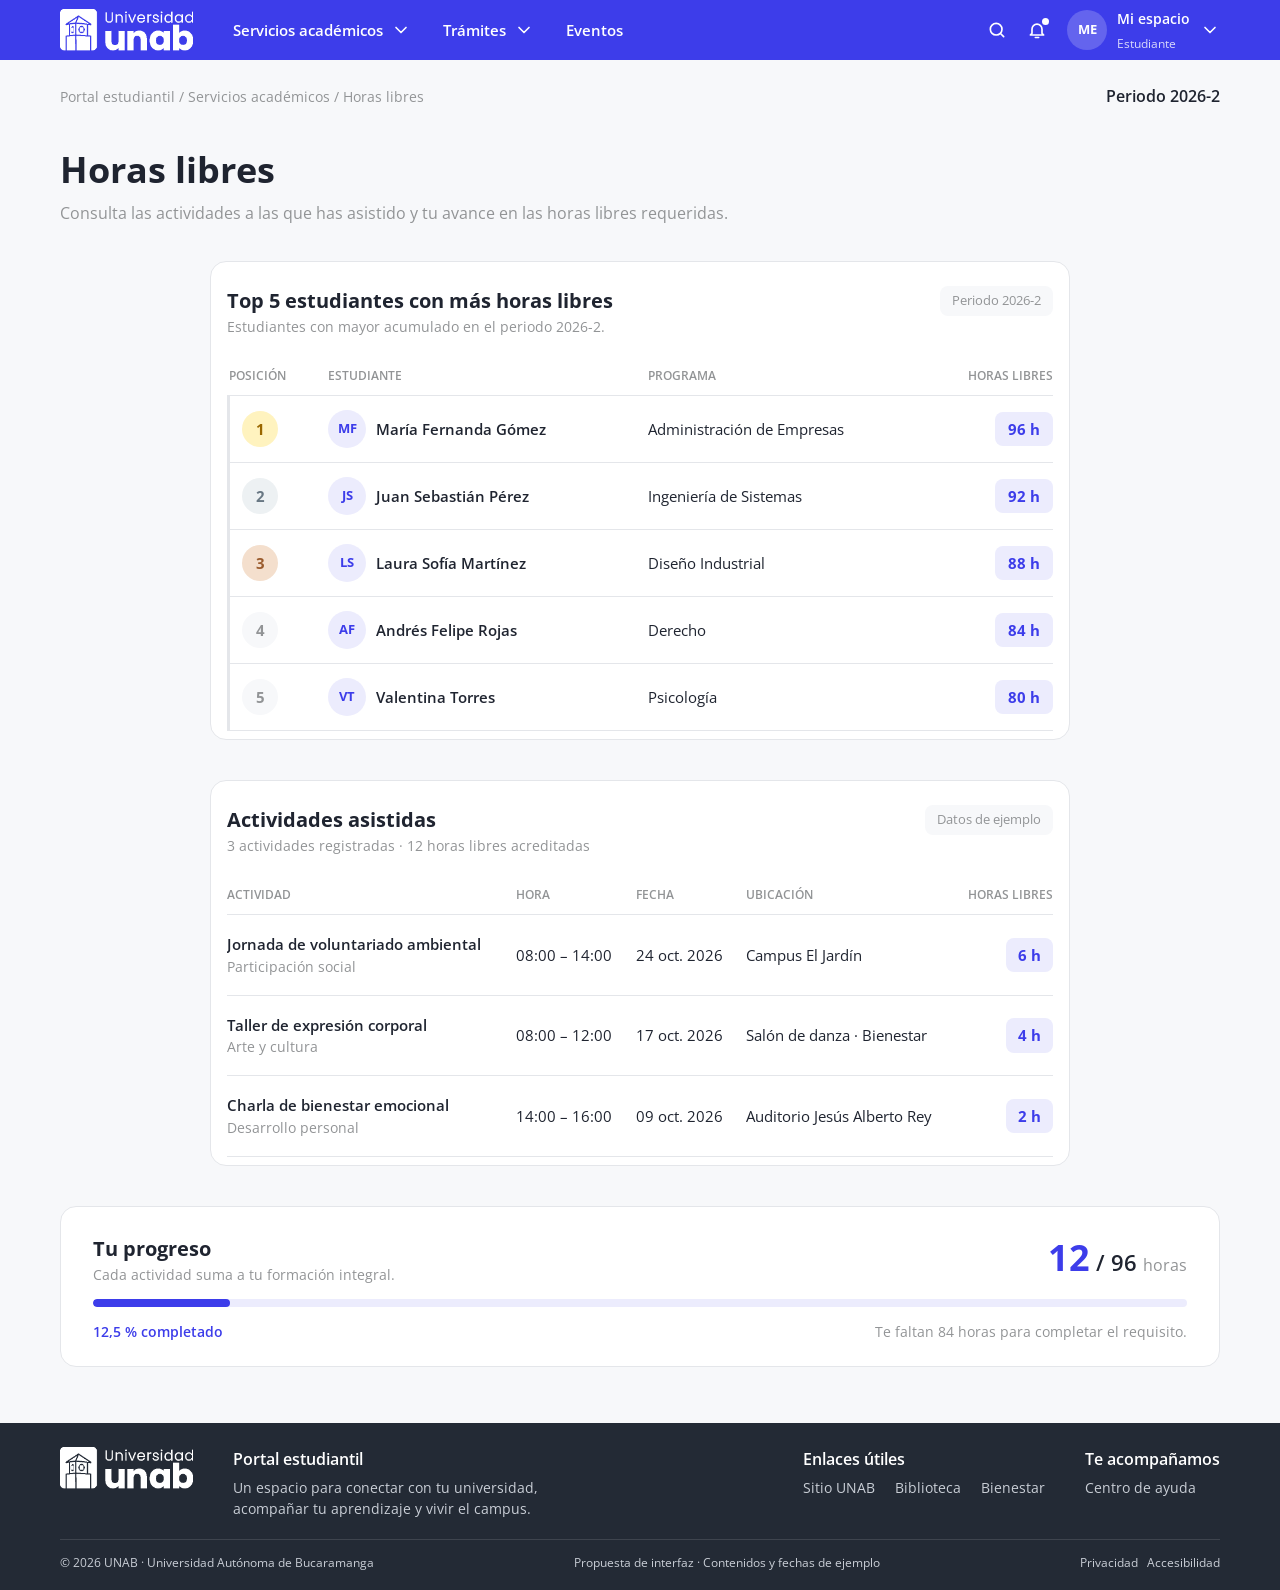
<file: pages/horas-libres.html>
<!DOCTYPE html>
<html lang="es">
<head>
  <meta charset="UTF-8">
  <meta name="viewport" content="width=device-width, initial-scale=1">
  <title>Horas libres · Portal estudiantil UNAB</title>
  <link rel="preconnect" href="https://fonts.googleapis.com">
  <link href="https://fonts.googleapis.com/css2?family=Open+Sans:wght@400;500;600;700&display=swap" rel="stylesheet">
  <link rel="stylesheet" href="../css/variables.css">
  <link rel="stylesheet" href="../css/base.css">
  <link rel="stylesheet" href="../css/home.css">
  <link rel="stylesheet" href="../css/dropdowns.css">
  <link rel="stylesheet" href="../css/header-responsive.css">
  <link rel="stylesheet" href="../css/pantallas-grandes.css">
  <link rel="stylesheet" href="../css/horas-libres.css">
</head>
<body class="hl">

    <svg width="0" height="0" style="position:absolute" aria-hidden="true">
        <symbol id="chev" viewBox="0 0 24 24">
            <path d="M6 9l6 6 6-6" />
        </symbol>
        <symbol id="search" viewBox="0 0 24 24">
            <circle cx="11" cy="11" r="7" />
            <path d="M20 20l-3.5-3.5" />
        </symbol>
        <symbol id="bell" viewBox="0 0 24 24">
            <path d="M6 16v-5a6 6 0 1112 0v5l2 2H4zM10 21h4" />
        </symbol>
        <symbol id="arrow" viewBox="0 0 24 24">
            <path d="M5 12h14M13 6l6 6-6 6" />
        </symbol>
        <symbol id="ne" viewBox="0 0 24 24">
            <path d="M7 17L17 7M8 7h9v9" />
        </symbol>
        <symbol id="left" viewBox="0 0 24 24">
            <path d="M15 6l-6 6 6 6" />
        </symbol>
        <symbol id="right" viewBox="0 0 24 24">
            <path d="M9 6l6 6-6 6" />
        </symbol>
        <symbol id="book" viewBox="0 0 24 24">
            <path d="M4 5h6a2 2 0 012 2v12a2 2 0 00-2-2H4zM20 5h-6a2 2 0 00-2 2v12a2 2 0 012-2h6z" />
        </symbol>
        <symbol id="mail" viewBox="0 0 24 24">
            <rect x="3" y="5" width="18" height="14" rx="2" />
            <path d="M3 7l9 6 9-6" />
        </symbol>
        <symbol id="headset" viewBox="0 0 24 24">
            <path d="M4 14v-2a8 8 0 0116 0v2" />
            <rect x="3" y="14" width="4" height="6" rx="1" />
            <rect x="17" y="14" width="4" height="6" rx="1" />
        </symbol>
        <symbol id="download" viewBox="0 0 24 24">
            <path d="M12 4v11M7 11l5 5 5-5M5 20h14" />
        </symbol>
        <symbol id="news" viewBox="0 0 24 24">
            <rect x="4" y="4" width="16" height="16" rx="2" />
            <path d="M8 9h8M8 13h8M8 17h4" />
        </symbol>
        <symbol id="user" viewBox="0 0 24 24">
            <circle cx="12" cy="8" r="4" />
            <path d="M4 21a8 8 0 0116 0" />
        </symbol>
        <symbol id="grid" viewBox="0 0 24 24">
            <rect x="3" y="3" width="7" height="7" rx="1.5" />
            <rect x="14" y="3" width="7" height="7" rx="1.5" />
            <rect x="3" y="14" width="7" height="7" rx="1.5" />
            <rect x="14" y="14" width="7" height="7" rx="1.5" />
        </symbol>
        <symbol id="calc" viewBox="0 0 24 24">
            <rect x="5" y="3" width="14" height="18" rx="2" />
            <path d="M8 7h8M8 11h.01M12 11h.01M16 11h.01M8 15h.01M12 15h.01M16 15h.01" />
        </symbol>
        <symbol id="calendar" viewBox="0 0 24 24">
            <rect x="4" y="5" width="16" height="15" rx="2" />
            <path d="M4 10h16M9 3v4M15 3v4" />
        </symbol>
        <symbol id="clock" viewBox="0 0 24 24">
            <circle cx="12" cy="12" r="9" />
            <path d="M12 7v5l3 2" />
        </symbol>
        <symbol id="pencil" viewBox="0 0 24 24">
            <path d="M4 20l1-4L16 5l3 3L8 19zM14 7l3 3" />
        </symbol>
        <symbol id="menu" viewBox="0 0 24 24">
            <path d="M4 6h16M4 12h16M4 18h16" />
        </symbol>
    </svg>

    <header class="header">
        <div class="container header__in">
            <a href="../index.html"><img class="header__logo" src="../assets/img/logo-unab.png"
                    alt="Universidad UNAB"></a>
            <nav class="nav" id="nav-principal" aria-label="Principal">
            <button type="button" aria-expanded="false" aria-controls="panel-servicios">Servicios académicos <svg
                    class="icon">
                    <use href="#chev" />
                </svg></button>
            <button type="button" aria-expanded="false" aria-controls="panel-tramites">Trámites <svg class="icon">
                    <use href="#chev" />
                </svg></button>
            <a class="header__page-link" href="eventos.html">Eventos</a>
            </nav>
            <div class="header__tools">
                <button class="icon-btn" aria-label="Buscar"><svg class="icon">
                        <use href="#search" />
                    </svg></button>
                <button class="icon-btn" aria-label="Notificaciones"><svg class="icon">
                        <use href="#bell" />
                    </svg><span class="badge"></span></button>
                <button class="user" type="button" aria-expanded="false" aria-controls="panel-perfil">
                    <span class="user__avatar">ME</span>
                    <span class="user__txt"><span class="user__name">Mi espacio</span><br><span
                            class="user__role">Estudiante</span></span>
                    <svg class="icon">
                        <use href="#chev" />
                    </svg>
                </button>
                <button class="menu-toggle" type="button" data-nav-toggle aria-expanded="false" aria-label="Abrir menú">
                    <svg class="icon"><use href="#menu"/></svg>
                </button>
            </div>
        </div>

        <div class="container menus">
            <nav aria-label="Menús">
                <!-- TRÁMITES -->
                <div class="panel" id="panel-tramites" hidden>
                    <div class="panel__cabecera">
                        <h2 class="panel__titulo">Trámites</h2>
                    
                    </div>
                    <h3 class="grupo__titulo">Consultas</h3>
                    <ul class="lista">
                        <li><a class="item" href="#">Cronogramas académicos</a></li>
                        <li><a class="item item--sub" href="https://unab.edu.co/apoyo-financiero/">Mecanismos de
                                financiación</a></li>
                        <li><a class="item item--sub" href="https://cupones.unab.edu.co/loginCosmos.jsp">Cupones</a>
                        </li>
                        <li><a class="item item--sub" href="https://clic.kayako.com/">CLIC</a></li>
                    </ul>
                    <p class="panel__pie">¿No encuentras lo que buscas? <a href="#">Ver todos los trámites →</a></p>
                </div>

                <!-- SERVICIOS ACADÉMICOS -->
                <div class="panel panel--servicios" id="panel-servicios" hidden>
                    <div class="panel__cabecera">
                        <h2 class="panel__titulo">Servicios académicos</h2>
                      
                    </div>
                    <div class="columnas">
                        <div class="columna">
                            <h3 class="grupo__titulo">Becas y descuentos</h3>
                            <ul class="lista">
                                <li><a class="item"
                                        href="https://unab.edu.co/donaciones/fondo-de-becas-rafaelardiladuarte/">Fondo
                                        de Becas UNAB</a></li>
                            </ul>
                            <h3 class="grupo__titulo">Consultas académicas</h3>
                            <ul class="lista">
                                <li><a class="item" href="asignaturas.html">Asignaturas cursadas</a></li>
                                <li><a class="item" href="horario.html">Horario</a></li>
                                <li><a class="item" href="calculadora-notas.html">Calculadora de notas</a></li>
                            </ul>
                            <h3 class="grupo__titulo">Bienestar universitario</h3>
                            <ul class="lista">
                                <li><a class="item" href="#">Desarrollo humano</a></li>
                                <li><a class="item" href="#">Deportes</a></li>
                                <li><a class="item"
                                        href="https://gateway1.ecollect.co/eCollectPlus/Selling/Services.aspx?tabId=7e0a453c-8be0-4994-8123-9c0a30bac5f9">Pagos</a>
                                </li>
                                <li><a class="item" href="#">Cultura</a></li>
                                <li><a class="item" href="../pages/horas-libres.html">Horas libres</a></li>
                            </ul>
                        </div>
                        <div class="columna">
                            <h3 class="grupo__titulo">Centros</h3>
                            <ul class="lista">
                                <li><a class="item" href="https://unab.edu.co/centro-ehle/">EHLE</a></li>
                                <li><a class="item"
                                        href="https://apolo.unab.edu.co/es/organisations/centro-de-investigaci%C3%B3n-en-bio-econom%C3%ADa-circular/">Centro
                                        de Bioeconomía Circular</a></li>
                            </ul>
                            <h3 class="grupo__titulo">Unidades</h3>
                            <ul class="lista">
                                <li><a class="item" href="#">Departamento de Lenguas</a></li>
                                <li><a class="item" href="#">Éxito Estudiantil</a></li>
                            </ul>
                        </div>
                    </div>
                    <p class="panel__pie">¿No encuentras lo que buscas? <a href="#">Ver todos los servicios →</a></p>
                </div>

                <!-- PERFIL -->
                <div class="panel panel--perfil" id="panel-perfil" hidden>
                    <div class="panel__cabecera">
                        <h2 class="panel__titulo">Perfil</h2>
                
                    </div>
                    <ul class="lista">
                        <li><a class="item" href="../pages/perfil.html">Mi perfil</a></li>
                        <li><a class="item" href="editar-perfil.html">Editar perfil</a></li>
                        <li><a class="item" href="../login.html">Cerrar sesión</a></li>
                    </ul>
                </div>
            </nav>
        </div>
    </header>

<main>
  <div class="container pagebar">
    <nav aria-label="Ruta de navegación"><a href="../index.html">Portal estudiantil</a> / Servicios académicos / Horas libres</nav>
    <div class="pagebar__right"><strong>Periodo 2026-2</strong></div>
  </div>

  <div class="container">
    <h1 class="hl__title">Horas libres</h1>
    <p class="hl__intro">Consulta las actividades a las que has asistido y tu avance en las horas libres requeridas.</p>

    <section class="card ranking" aria-labelledby="titulo-ranking">
      <div class="ranking__head">
        <div>
          <h2 id="titulo-ranking">Top 5 estudiantes con más horas libres</h2>
          <p class="hl__sub">Estudiantes con mayor acumulado en el periodo 2026-2.</p>
        </div>
        <span class="hl__chip">Periodo 2026-2</span>
      </div>
      <div class="ranking__scroll">
        <table class="ranking__table">
          <thead><tr><th>Posición</th><th>Estudiante</th><th>Programa</th><th class="num">Horas libres</th></tr></thead>
          <tbody id="ranking-estudiantes"></tbody>
        </table>
      </div>
    </section>

    <section class="card hl__card" aria-labelledby="titulo-actividades">
      <div class="hl__head">
        <div>
          <h2 id="titulo-actividades">Actividades asistidas</h2>
          <p class="hl__sub" id="resumen"></p>
        </div>
        <span class="hl__chip">Datos de ejemplo</span>
      </div>
      <div class="hl__scroll">
        <table class="hl__table">
          <thead><tr><th>Actividad</th><th>Hora</th><th>Fecha</th><th>Ubicación</th><th class="num">Horas libres</th></tr></thead>
          <tbody id="actividades"></tbody>
        </table>
      </div>
    </section>

    <section class="card progress" aria-labelledby="titulo-progreso">
      <div class="progress__top">
        <div>
          <h2 id="titulo-progreso">Tu progreso</h2>
          <p class="hl__sub">Cada actividad suma a tu formación integral.</p>
        </div>
        <p class="progress__count"><b id="horas-hechas">0</b> / <span id="horas-total">96</span> <small>horas</small></p>
      </div>
      <div class="bar" role="progressbar" aria-label="Progreso de horas libres" aria-valuemin="0" aria-valuemax="96" aria-valuenow="0">
        <div class="bar__fill" id="barra"></div>
      </div>
      <div class="progress__foot">
        <span class="progress__pct" id="porcentaje"></span>
        <span class="hl__sub" id="faltantes"></span>
      </div>
    </section>
  </div>
</main>

<footer class="footer">
  <div class="container">
    <div class="footer__top">
      <img class="footer__logo" src="../assets/img/logo-unab.png" alt="Universidad UNAB">
      <div><h3>Portal estudiantil</h3><p>Un espacio para conectar con tu universidad,<br>acompañar tu aprendizaje y vivir el campus.</p></div>
      <div><h3>Enlaces útiles</h3><div class="footer__links"><a href="#">Sitio UNAB</a><a href="#">Biblioteca</a><a href="#">Bienestar</a></div></div>
      <div><h3>Te acompañamos</h3><a href="#">Centro de ayuda</a></div>
    </div>
    <div class="footer__bottom"><span>© 2026 UNAB · Universidad Autónoma de Bucaramanga</span><span>Propuesta de interfaz · Contenidos y fechas de ejemplo</span><span><a href="#">Privacidad</a> &nbsp; <a href="#">Accesibilidad</a></span></div>
  </div>
</footer>
<script src="../js/navbar.js"></script>
  <script src="../js/horas-libres.js"></script>
</body>
</html>
</file>
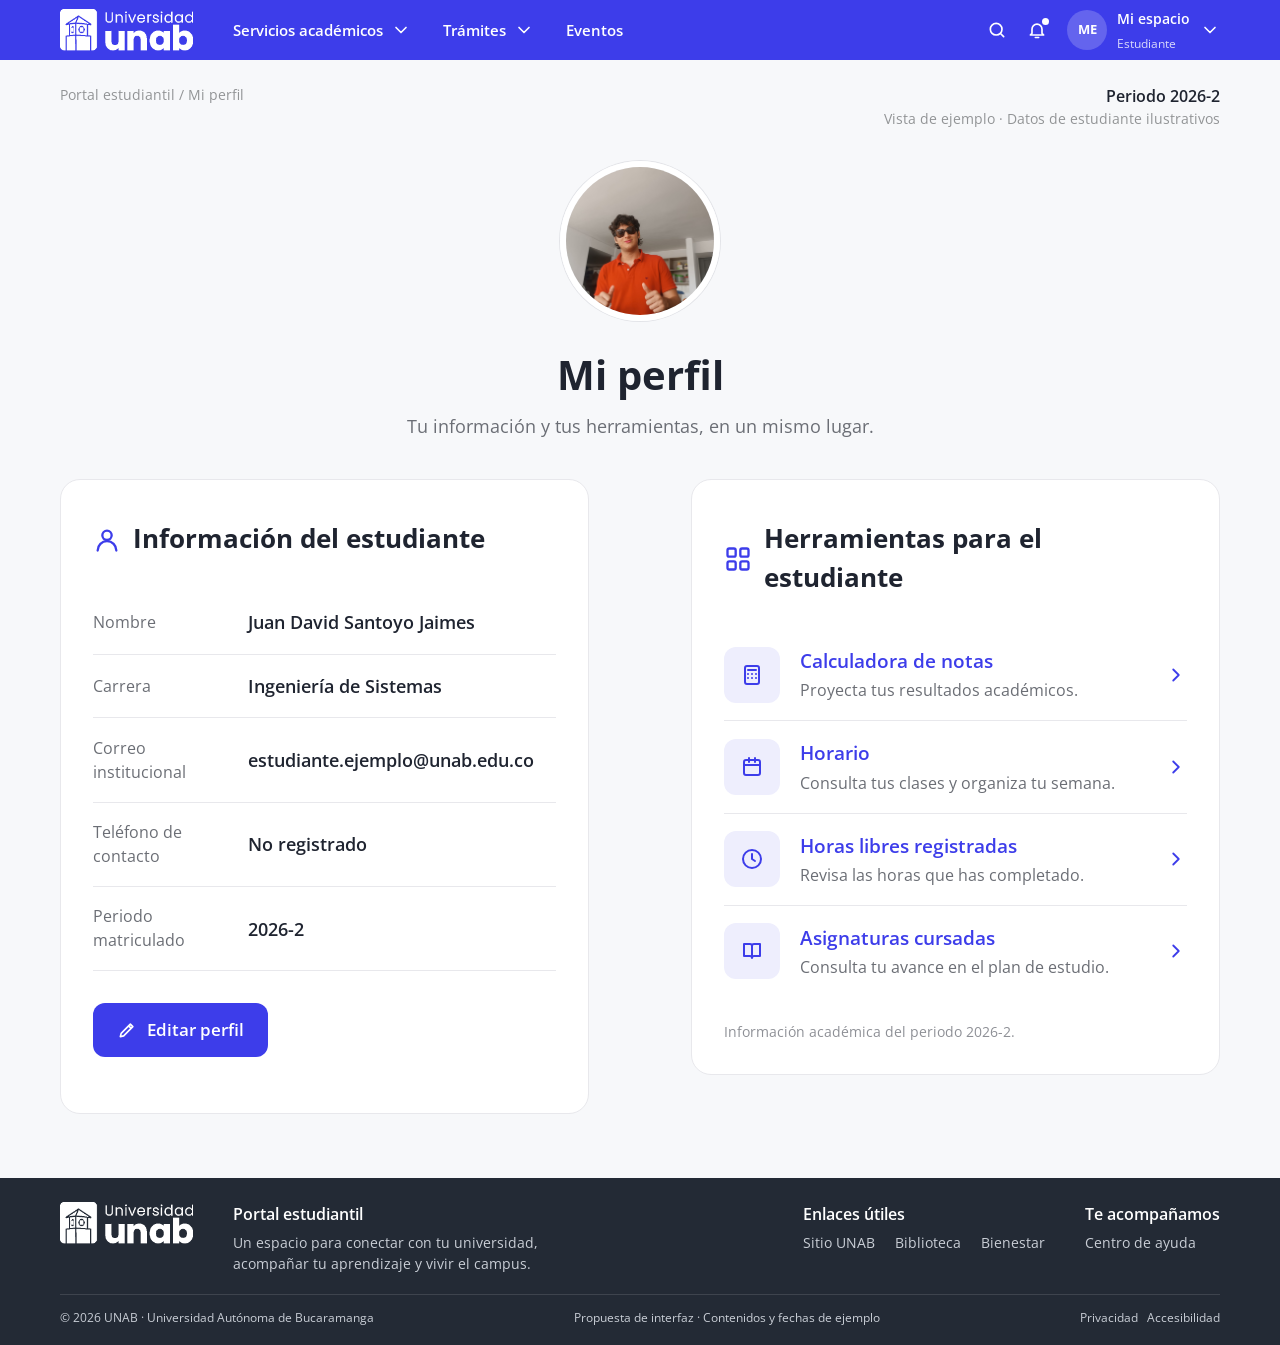
<file: pages/perfil.html>
<!DOCTYPE html>
<html lang="es">

<head>
    <meta charset="UTF-8">
    <meta name="viewport" content="width=device-width, initial-scale=1">
    <title>Mi perfil · Portal estudiantil UNAB</title>
    <link rel="preconnect" href="https://fonts.googleapis.com">
    <link href="https://fonts.googleapis.com/css2?family=Open+Sans:wght@400;500;600;700&display=swap" rel="stylesheet">
    <link rel="stylesheet" href="../css/variables.css">
    <link rel="stylesheet" href="../css/base.css">
    <link rel="stylesheet" href="../css/home.css">
    <link rel="stylesheet" href="../css/dropdowns.css">
    <link rel="stylesheet" href="../css/perfil.css">
    <link rel="stylesheet" href="../css/header-responsive.css">
    <link rel="stylesheet" href="../css/pantallas-grandes.css">
</head>

<body>

    <svg width="0" height="0" style="position:absolute" aria-hidden="true">
        <symbol id="chev" viewBox="0 0 24 24">
            <path d="M6 9l6 6 6-6" />
        </symbol>
        <symbol id="search" viewBox="0 0 24 24">
            <circle cx="11" cy="11" r="7" />
            <path d="M20 20l-3.5-3.5" />
        </symbol>
        <symbol id="bell" viewBox="0 0 24 24">
            <path d="M6 16v-5a6 6 0 1112 0v5l2 2H4zM10 21h4" />
        </symbol>
        <symbol id="arrow" viewBox="0 0 24 24">
            <path d="M5 12h14M13 6l6 6-6 6" />
        </symbol>
        <symbol id="ne" viewBox="0 0 24 24">
            <path d="M7 17L17 7M8 7h9v9" />
        </symbol>
        <symbol id="left" viewBox="0 0 24 24">
            <path d="M15 6l-6 6 6 6" />
        </symbol>
        <symbol id="right" viewBox="0 0 24 24">
            <path d="M9 6l6 6-6 6" />
        </symbol>
        <symbol id="book" viewBox="0 0 24 24">
            <path d="M4 5h6a2 2 0 012 2v12a2 2 0 00-2-2H4zM20 5h-6a2 2 0 00-2 2v12a2 2 0 012-2h6z" />
        </symbol>
        <symbol id="mail" viewBox="0 0 24 24">
            <rect x="3" y="5" width="18" height="14" rx="2" />
            <path d="M3 7l9 6 9-6" />
        </symbol>
        <symbol id="headset" viewBox="0 0 24 24">
            <path d="M4 14v-2a8 8 0 0116 0v2" />
            <rect x="3" y="14" width="4" height="6" rx="1" />
            <rect x="17" y="14" width="4" height="6" rx="1" />
        </symbol>
        <symbol id="download" viewBox="0 0 24 24">
            <path d="M12 4v11M7 11l5 5 5-5M5 20h14" />
        </symbol>
        <symbol id="news" viewBox="0 0 24 24">
            <rect x="4" y="4" width="16" height="16" rx="2" />
            <path d="M8 9h8M8 13h8M8 17h4" />
        </symbol>
        <symbol id="user" viewBox="0 0 24 24">
            <circle cx="12" cy="8" r="4" />
            <path d="M4 21a8 8 0 0116 0" />
        </symbol>
        <symbol id="grid" viewBox="0 0 24 24">
            <rect x="3" y="3" width="7" height="7" rx="1.5" />
            <rect x="14" y="3" width="7" height="7" rx="1.5" />
            <rect x="3" y="14" width="7" height="7" rx="1.5" />
            <rect x="14" y="14" width="7" height="7" rx="1.5" />
        </symbol>
        <symbol id="calc" viewBox="0 0 24 24">
            <rect x="5" y="3" width="14" height="18" rx="2" />
            <path d="M8 7h8M8 11h.01M12 11h.01M16 11h.01M8 15h.01M12 15h.01M16 15h.01" />
        </symbol>
        <symbol id="calendar" viewBox="0 0 24 24">
            <rect x="4" y="5" width="16" height="15" rx="2" />
            <path d="M4 10h16M9 3v4M15 3v4" />
        </symbol>
        <symbol id="clock" viewBox="0 0 24 24">
            <circle cx="12" cy="12" r="9" />
            <path d="M12 7v5l3 2" />
        </symbol>
        <symbol id="pencil" viewBox="0 0 24 24">
            <path d="M4 20l1-4L16 5l3 3L8 19zM14 7l3 3" />
        </symbol>
        <symbol id="menu" viewBox="0 0 24 24">
            <path d="M4 6h16M4 12h16M4 18h16" />
        </symbol>
    </svg>

    <header class="header">
        <div class="container header__in">
            <a href="../index.html"><img class="header__logo" src="../assets/img/logo-unab.png"
                    alt="Universidad UNAB"></a>
            <nav class="nav" id="nav-principal" aria-label="Principal">
            <button type="button" aria-expanded="false" aria-controls="panel-servicios">Servicios académicos <svg
                    class="icon">
                    <use href="#chev" />
                </svg></button>
            <button type="button" aria-expanded="false" aria-controls="panel-tramites">Trámites <svg class="icon">
                    <use href="#chev" />
                </svg></button>
            <a class="header__page-link" href="eventos.html">Eventos</a>
            </nav>
            <div class="header__tools">
                <button class="icon-btn" aria-label="Buscar"><svg class="icon">
                        <use href="#search" />
                    </svg></button>
                <button class="icon-btn" aria-label="Notificaciones"><svg class="icon">
                        <use href="#bell" />
                    </svg><span class="badge"></span></button>
                <button class="user" type="button" aria-expanded="false" aria-controls="panel-perfil">
                    <span class="user__avatar">ME</span>
                    <span class="user__txt"><span class="user__name">Mi espacio</span><br><span
                            class="user__role">Estudiante</span></span>
                    <svg class="icon">
                        <use href="#chev" />
                    </svg>
                </button>
                <button class="menu-toggle" type="button" data-nav-toggle aria-expanded="false" aria-label="Abrir menú">
                    <svg class="icon"><use href="#menu"/></svg>
                </button>
            </div>
        </div>

        <div class="container menus">
            <nav aria-label="Menús">
                <!-- TRÁMITES -->
                <div class="panel" id="panel-tramites" hidden>
                    <div class="panel__cabecera">
                        <h2 class="panel__titulo">Trámites</h2>
                      
                    </div>
                    <h3 class="grupo__titulo">Consultas</h3>
                    <ul class="lista">
                        <li><a class="item" href="#">Cronogramas académicos</a></li>
                        <li><a class="item item--sub" href="https://unab.edu.co/apoyo-financiero/">Mecanismos de
                                financiación</a></li>
                        <li><a class="item item--sub" href="https://cupones.unab.edu.co/loginCosmos.jsp">Cupones</a>
                        </li>
                        <li><a class="item item--sub" href="https://clic.kayako.com/">CLIC</a></li>
                    </ul>
                    <p class="panel__pie">¿No encuentras lo que buscas? <a href="#">Ver todos los trámites →</a></p>
                </div>

                <!-- SERVICIOS ACADÉMICOS -->
                <div class="panel panel--servicios" id="panel-servicios" hidden>
                    <div class="panel__cabecera">
                        <h2 class="panel__titulo">Servicios académicos</h2>
                    
                    </div>
                    <div class="columnas">
                        <div class="columna">
                            <h3 class="grupo__titulo">Becas y descuentos</h3>
                            <ul class="lista">
                                <li><a class="item"
                                        href="https://unab.edu.co/donaciones/fondo-de-becas-rafaelardiladuarte/">Fondo
                                        de Becas UNAB</a></li>
                            </ul>
                            <h3 class="grupo__titulo">Consultas académicas</h3>
                            <ul class="lista">
                                <li><a class="item" href="asignaturas.html">Asignaturas cursadas</a></li>
                                <li><a class="item" href="horario.html">Horario</a></li>
                                <li><a class="item" href="calculadora-notas.html">Calculadora de notas</a></li>
                            </ul>
                            <h3 class="grupo__titulo">Bienestar universitario</h3>
                            <ul class="lista">
                                <li><a class="item" href="#">Desarrollo humano</a></li>
                                <li><a class="item" href="#">Deportes</a></li>
                                <li><a class="item"
                                        href="https://gateway1.ecollect.co/eCollectPlus/Selling/Services.aspx?tabId=7e0a453c-8be0-4994-8123-9c0a30bac5f9">Pagos</a>
                                </li>
                                <li><a class="item" href="#">Cultura</a></li>
                                <li><a class="item" href="../pages/horas-libres.html">Horas libres</a></li>
                            </ul>
                        </div>
                        <div class="columna">
                            <h3 class="grupo__titulo">Centros</h3>
                            <ul class="lista">
                                <li><a class="item" href="https://unab.edu.co/centro-ehle/">EHLE</a></li>
                                <li><a class="item"
                                        href="https://apolo.unab.edu.co/es/organisations/centro-de-investigaci%C3%B3n-en-bio-econom%C3%ADa-circular/">Centro
                                        de Bioeconomía Circular</a></li>
                            </ul>
                            <h3 class="grupo__titulo">Unidades</h3>
                            <ul class="lista">
                                <li><a class="item" href="#">Departamento de Lenguas</a></li>
                                <li><a class="item" href="#">Éxito Estudiantil</a></li>
                            </ul>
                        </div>
                    </div>
                    <p class="panel__pie">¿No encuentras lo que buscas? <a href="#">Ver todos los servicios →</a></p>
                </div>

                <!-- PERFIL -->
                <div class="panel panel--perfil" id="panel-perfil" hidden>
                    <div class="panel__cabecera">
                        <h2 class="panel__titulo">Perfil</h2>
                     
                    </div>
                    <ul class="lista">
                        <li><a class="item" href="../pages/perfil.html">Mi perfil</a></li>
                        <li><a class="item" href="editar-perfil.html">Editar perfil</a></li>
                        <li><a class="item" href="../login.html">Cerrar sesión</a></li>
                    </ul>
                </div>
            </nav>
        </div>
    </header>

    <div class="container pagebar">
        <span>Portal estudiantil / Mi perfil</span>
        <div class="pagebar__right"><strong>Periodo 2026-2</strong>Vista de ejemplo · Datos de estudiante ilustrativos
        </div>
    </div>

    <main class="container">
        <section class="perfil-hero">
            <img class="perfil-hero__foto" src="../assets/img/perfil.jpg" alt="Foto de la estudiante">
            <h1>Mi perfil</h1>
            <p>Tu información y tus herramientas, en un mismo lugar.</p>
        </section>

        <div class="perfil-grid">
            <section class="perfil-card" aria-labelledby="info-titulo">
                <h2 class="perfil-card__titulo" id="info-titulo"><svg class="icon">
                        <use href="#user" />
                    </svg>Información del estudiante</h2>
                <dl class="datos">
                    <div class="datos__fila">
                        <dt>Nombre</dt>
                        <dd data-profile="name">Juan David Santoyo Jaimes</dd>
                    </div>
                    <div class="datos__fila">
                        <dt>Carrera</dt>
                        <dd data-profile="program">Ingeniería de Sistemas</dd>
                    </div>
                    <div class="datos__fila">
                        <dt>Correo institucional</dt>
                        <dd data-profile="email">estudiante.ejemplo@unab.edu.co</dd>
                    </div>
                    <div class="datos__fila">
                        <dt>Teléfono de contacto</dt>
                        <dd data-profile="phone">No registrado</dd>
                    </div>
                    <div class="datos__fila">
                        <dt>Periodo matriculado</dt>
                        <dd>2026-2</dd>
                    </div>
                </dl>
                <a class="btn-editar" href="editar-perfil.html"><svg class="icon">
                        <use href="#pencil" />
                    </svg>Editar perfil</a>
                <p class="perfil-card__nota"></p>
            </section>

            <section class="perfil-card" aria-labelledby="tools-titulo">
                <h2 class="perfil-card__titulo" id="tools-titulo"><svg class="icon">
                        <use href="#grid" />
                    </svg>Herramientas para el estudiante</h2>
                <ul class="herramientas">
                    <li><a class="tool" href="calculadora-notas.html"><span class="tool__ico"><svg class="icon">
                                    <use href="#calc" />
                                </svg></span><span class="tool__txt"><strong>Calculadora de
                                    notas</strong><small>Proyecta tus resultados académicos.</small></span><svg
                                class="icon">
                                <use href="#right" />
                            </svg></a></li>
                    <li><a class="tool" href="horario.html"><span class="tool__ico"><svg class="icon">
                                    <use href="#calendar" />
                                </svg></span><span class="tool__txt"><strong>Horario</strong><small>Consulta tus clases
                                    y organiza tu semana.</small></span><svg class="icon">
                                <use href="#right" />
                            </svg></a></li>
                    <li><a class="tool" href="horas-libres.html"><span class="tool__ico"><svg class="icon">
                                    <use href="#clock" />
                                </svg></span><span class="tool__txt"><strong>Horas libres
                                    registradas</strong><small>Revisa las horas que has completado.</small></span><svg
                                class="icon">
                                <use href="#right" />
                            </svg></a></li>
                    <li><a class="tool" href="asignaturas.html"><span class="tool__ico"><svg class="icon">
                                    <use href="#book" />
                                </svg></span><span class="tool__txt"><strong>Asignaturas
                                    cursadas</strong><small>Consulta tu avance en el plan de estudio.</small></span><svg
                                class="icon">
                                <use href="#right" />
                            </svg></a></li>
                </ul>
                <p class="perfil-card__nota">Información académica del periodo 2026-2.</p>
            </section>
        </div>
    </main>

    <footer class="footer">
        <div class="container">
            <div class="footer__top">
                <img class="footer__logo" src="../assets/img/logo-unab.png" alt="Universidad UNAB">
                <div>
                    <h3>Portal estudiantil</h3>
                    <p>Un espacio para conectar con tu universidad,<br>acompañar tu aprendizaje y vivir el campus.</p>
                </div>
                <div>
                    <h3>Enlaces útiles</h3>
                    <div class="footer__links"><a href="#">Sitio UNAB</a><a href="#">Biblioteca</a><a
                            href="#">Bienestar</a></div>
                </div>
                <div>
                    <h3>Te acompañamos</h3><a href="#">Centro de ayuda</a>
                </div>
            </div>
            <div class="footer__bottom"><span>© 2026 UNAB · Universidad Autónoma de Bucaramanga</span><span>Propuesta de
                    interfaz · Contenidos y fechas de ejemplo</span><span><a href="#">Privacidad</a> &nbsp; <a
                        href="#">Accesibilidad</a></span></div>
        </div>
    </footer>

    <script src="../js/navbar.js"></script>
    <script src="../js/perfil.js"></script>
</body>

</html>
</file>
<file: css/variables.css>
/* Variables de diseño tomadas de Figma */
:root {
  --color-primary: #3d3dea;
  --color-primary-dark: #2c2cc4;
  --color-primary-soft: #ececfd;
  --color-secondary: #929496;
  --color-acento:#e9a427;
  --color-text: #1f2430;
  --color-bg: #f7f8fa;
  --color-surface: #ffffff;
  --color-border: #e4e6ea;
  --color-footer: #232a35;
  --color-error: #c62828;

  --font-main: 'Open Sans', system-ui, sans-serif;
  --radius-sm: 10px;
  --radius-md: 16px;
  --container: 1160px;
}
</file>
<file: css/base.css>
*, *::before, *::after { box-sizing: border-box; margin: 0; padding: 0; }
body { font-family: var(--font-main); color: var(--color-text); background: var(--color-bg); line-height: 1.5; -webkit-font-smoothing: antialiased; }
a { color: inherit; text-decoration: none; }
button, input, select { font: inherit; color: inherit; }
button { cursor: pointer; background: none; border: 0; }
ul { list-style: none; }
img { max-width: 100%; display: block; }
.icon { width: 20px; height: 20px; fill: none; stroke: currentColor; stroke-width: 2; stroke-linecap: round; stroke-linejoin: round; flex-shrink: 0; }
.container { width: min(100% - 48px, var(--container)); margin-inline: auto; }
:focus-visible { outline: 3px solid var(--color-primary); outline-offset: 2px; }
.sr-only { position: absolute; width: 1px; height: 1px; overflow: hidden; clip: rect(0 0 0 0); }
.brand__logo, .header__logo, .footer__logo { filter: brightness(0) invert(1); }
</file>
<file: css/home.css>
/* Header */
.header { background: var(--color-primary); color: #fff; }
.header__in { display: flex; align-items: center; gap: 40px; height: 60px; }
.header__logo { height: 42px; }
.nav { display: flex; gap: 32px; flex: 1; }
.nav button { display: flex; align-items: center; gap: 8px; font-size: 15px; font-weight: 600; color: #fff; }
.header__page-link { display: flex; align-items: center; color: #fff; font-size: 15px; font-weight: 600; }
.header__page-link:hover { text-decoration: underline; }
.header__tools { display: flex; align-items: center; gap: 20px; }
.header__tools .icon-btn { position: relative; display: grid; place-items: center; color: #fff; }
.badge { position: absolute; top: -2px; right: -2px; width: 7px; height: 7px; border-radius: 50%; background: #fff; }
.user { display: flex; align-items: center; gap: 10px; color: #fff; text-align: left; }
.user__avatar { display: grid; place-items: center; width: 40px; height: 40px; border-radius: 50%; background: rgba(255,255,255,.2); font-size: 13px; font-weight: 700; }
.user__name { font-size: 14px; font-weight: 600; line-height: 1.2; }
.user__role { font-size: 12px; opacity: .8; }

/* Cabecera de página */
.pagebar { display: flex; justify-content: space-between; align-items: flex-start; padding: 24px 0 16px; font-size: 14px; color: var(--color-secondary); }
.pagebar__right { text-align: right; }
.pagebar__right strong { display: block; font-size: 16px; font-weight: 600; color: var(--color-text); }

/* Layout */
.layout { display: grid; grid-template-columns: 1fr 3.7fr; gap: 22px; padding-bottom: 48px; align-items: start; }
.side { display: grid; gap: 22px; }
.card { background: var(--color-surface); border: 1px solid var(--color-border); border-radius: var(--radius-md); padding: 20px 16px; }
.card h2 { font-size: 20px; font-weight: 700; }
.card__head { display: flex; justify-content: space-between; align-items: center; margin-bottom: 12px; }
.more { display: inline-flex; align-items: center; gap: 8px; margin-top: 12px; font-size: 14px; font-weight: 600; color: var(--color-primary); }
.more:hover { text-decoration: underline; }
.note { margin-top: 10px; font-size: 12px; color: var(--color-secondary); }

/* Noticias */
.news__img { width: 100%; height: 76px; object-fit: cover; border-radius: 8px; background: var(--color-primary-soft); margin-bottom: 8px; }
.news__item { margin-bottom: 10px; }
.news__cat { font-size: 11px; font-weight: 700; text-transform: uppercase; color: var(--color-primary); }
.news__title { font-size: 15px; font-weight: 600; line-height: 1.3; }
.news__meta { font-size: 12px; color: var(--color-secondary); }

/* Eventos */
.event { display: flex; gap: 12px; align-items: center; margin-bottom: 12px; }
.event__date { display: grid; place-items: center; width: 44px; height: 54px; flex-shrink: 0; border-radius: 10px; background: var(--color-bg); line-height: 1; text-align: center; }
.event__date b { font-size: 22px; font-weight: 700; color: var(--color-primary); }
.event__date small { font-size: 11px; font-weight: 600; text-transform: uppercase; }
.event__title { font-size: 14px; font-weight: 600; }
.event__meta { font-size: 12px; color: var(--color-secondary); }

/* Hero / carrusel */
.main { display: grid; gap: 22px; min-width: 0; }
.hero { position: relative; display: flex; flex-direction: column; justify-content: space-between; min-height: 188px; padding: 20px 22px; border-radius: var(--radius-md); overflow: hidden; color: #fff;
  background: linear-gradient(90deg, var(--color-primary) 35%, rgba(61,61,234,.55)), var(--color-primary); }
.hero__tag { align-self: flex-start; display: inline-flex; align-items: center; gap: 8px; padding: 6px 12px; border-radius: 8px; background: #fff; color: var(--color-text); font-size: 12px; font-weight: 700; text-transform: uppercase; }
.hero__tag::before { content: ""; width: 6px; height: 6px; border-radius: 50%; background: var(--color-primary); }
.hero__link { display: inline-flex; align-items: center; gap: 10px; font-size: 15px; font-weight: 600; }
.hero__ctrl { display: flex; align-items: center; justify-content: space-between; font-size: 12px; }
.dots { display: flex; align-items: center; gap: 6px; }
.dot { width: 6px; height: 6px; border-radius: 50%; background: rgba(255,255,255,.6); }
.dot[aria-current="true"] { width: 22px; border-radius: 3px; background: #fff; }
.arrows { display: flex; gap: 8px; }
.arrows button { display: grid; place-items: center; width: 34px; height: 34px; border: 1px solid rgba(255,255,255,.6); border-radius: 50%; color: #fff; background: rgba(255,255,255,.15); }

/* Cronograma */
.sched { padding: 20px 16px 16px; }
.sched__head { display: flex; justify-content: space-between; gap: 16px; }
.sched__sub { font-size: 14px; color: var(--color-secondary); margin-bottom: 14px; }
.select { height: 40px; padding: 0 12px; border: 1px solid var(--color-border); border-radius: 8px; background: #fff; font-size: 14px; font-weight: 600; }
table { width: 100%; border-collapse: collapse; font-size: 14px; }
th { text-align: left; padding: 10px 0; font-size: 12px; font-weight: 600; text-transform: uppercase; color: var(--color-secondary); border-bottom: 1px solid var(--color-border); }
td { padding: 14px 0; border-bottom: 1px solid var(--color-border); }
td:first-child { padding-left: 12px; border-left: 3px solid var(--color-border); font-weight: 500; }
tr.is-now td:first-child { border-left-color: var(--color-primary); color: var(--color-primary); }
td:last-child { color: var(--color-secondary); }
.pill { margin-left: 8px; padding: 3px 10px; border-radius: 6px; background: var(--color-primary-soft); color: var(--color-primary); font-size: 12px; }
.sched__foot { display: flex; justify-content: space-between; align-items: center; margin-top: 14px; font-size: 12px; color: var(--color-secondary); }
.sched__foot .more { margin: 0; }

/* Accesos rápidos */
.quick__label { font-size: 12px; font-weight: 600; text-transform: uppercase; color: var(--color-secondary); margin-bottom: 8px; }
.quick__grid { display: grid; grid-template-columns: repeat(3, 1fr); gap: 16px; }
.quick__item { display: flex; align-items: center; gap: 14px; padding: 14px 16px; background: #fff; border: 1px solid var(--color-border); border-radius: var(--radius-sm); color: var(--color-primary); transition: border-color .2s; }
.quick__item:hover { border-color: var(--color-primary); }
.quick__item .icon:first-child { width: 24px; height: 24px; }
.quick__txt { flex: 1; color: var(--color-text); font-size: 14px; font-weight: 600; }
.quick__txt small { display: block; font-size: 12px; font-weight: 400; color: var(--color-secondary); }
.quick__item .icon:last-child { width: 14px; height: 14px; color: var(--color-secondary); }

/* Footer */
.footer { background: var(--color-footer); color: #c9ced6; padding-top: 24px; font-size: 14px; }
.footer__top { display: grid; grid-template-columns: auto 1fr auto auto; gap: 40px; align-items: start; padding-bottom: 20px; }
.footer__logo { height: 42px; }
.footer h3 { color: #fff; font-size: 16px; font-weight: 600; margin-bottom: 6px; }
.footer__links { display: flex; gap: 20px; }
.footer__bottom { display: flex; justify-content: space-between; gap: 16px; padding: 14px 0 18px; border-top: 1px solid rgba(255,255,255,.12); font-size: 12px; }

@media (max-width: 960px) {
  .layout { grid-template-columns: 1fr; }
  .quick__grid { grid-template-columns: 1fr; }
  .user__txt { display: none; }
  .footer__top { grid-template-columns: 1fr; gap: 20px; }
  .sched { overflow-x: auto; }
  .pagebar, .footer__bottom { flex-direction: column; }
}
</file>
<file: css/dropdowns.css>
/* Desplegables del header: Servicios académicos, Trámites y Mi espacio.
   Usa variables de variables.css; los valores después de la coma son respaldo. */

.menus {
  position: relative;
  font-family: "Open Sans", system-ui, sans-serif;
}
.panel__cerrar:focus-visible,
.item:focus-visible,
.panel__pie a:focus-visible { outline: 2px solid var(--color-primary, #3d3dea); outline-offset: 2px; }

/* Panel base */
.panel {
  position: absolute;
  top: 0.5rem;
  left: 0;
  z-index: 100;
  width: min(440px, calc(100vw - 3rem));
  max-height: 80vh;
  overflow-y: auto;
  background: #fff;
  border: 1px solid var(--color-borde, #e8e8ec);
  border-radius: 24px;
  box-shadow: 0 24px 60px rgba(35, 38, 47, 0.14);
}
.panel[hidden] { display: none; }
.panel--perfil { left: auto; right: 0; width: min(320px, calc(100vw - 3rem)); }
.panel--servicios { width: min(960px, calc(100vw - 3rem)); }

.panel__cabecera {
  display: flex;
  align-items: center;
  justify-content: space-between;
  padding: 1.5rem 3rem 1.25rem 3rem;
  border-bottom: 1px solid var(--color-borde, #e8e8ec);
}
.panel__titulo {
  margin: 0;
  font-size: 0.9rem;
  font-weight: 700;
  letter-spacing: 0.02em;
  text-transform: uppercase;
  color: var(--color-secundario, #929496);
}
.panel__cerrar {
  padding: 0.5rem 1rem;
  border: 0;
  border-radius: 8px;
  background: var(--color-fondo-suave, #f1f2f4);
  font-family: inherit;
  font-size: 0.95rem;
  font-weight: 600;
  color: #6b6e75;
  cursor: pointer;
}

.grupo__titulo {
  margin: 0;
  padding: 1.25rem 3rem 0.5rem;
  font-size: 0.8rem;
  font-weight: 700;
  text-transform: uppercase;
  color: var(--color-secundario, #929496);
}
.lista { margin: 0; padding: 0; list-style: none; }

/* Fila de enlace: chevron naranja a ambos lados */
.item {
  display: flex;
  align-items: center;
  gap: 1.1rem;
  padding: 1rem 3rem;
  border-bottom: 1px solid var(--color-borde-suave, #f0f0f2);
  font-size: 1.1rem;
  font-weight: 600;
  color: var(--color-texto, #23262f);
  text-decoration: none;
}
.item:hover { background: var(--color-fondo-suave, #f7f7f9); }
.item::before,
.item::after {
  content: "";
  flex-shrink: 0;
  width: 7px;
  height: 7px;
  border-top: 2.5px solid var(--color-acento, #e07b39);
  border-right: 2.5px solid var(--color-acento, #e07b39);
  transform: rotate(45deg);
}
.item::after { margin-left: auto; }
.item--sub { padding-left: 4.5rem; }

/* Servicios académicos: 3 columnas */
.columnas { display: grid; grid-template-columns: repeat(3, 1fr); }
.columna + .columna { border-left: 1px solid var(--color-borde, #e8e8ec); }
.columna .item { padding-left: 1.5rem; padding-right: 1.5rem; }
.columna .grupo__titulo { padding-left: 1.5rem; padding-right: 1.5rem; }

/* Pie */
.panel__pie {
  padding: 1.25rem 3rem;
  border-top: 1px solid var(--color-borde, #e8e8ec);
  color: var(--color-secundario, #929496);
}
.panel__pie a {
  margin-left: 0.4rem;
  font-weight: 600;
  color: var(--color-primary, #3d3dea);
  text-decoration: none;
}
.panel__pie a:hover { text-decoration: underline; }

@media (max-width: 800px) {
  .columnas { grid-template-columns: 1fr; }
  .columna + .columna { border-left: 0; border-top: 1px solid var(--color-borde, #e8e8ec); }
  .panel__cabecera, .grupo__titulo, .item, .panel__pie { padding-left: 1.5rem; padding-right: 1.5rem; }
  .item--sub { padding-left: 2.75rem; }
}

/* El botón "Cerrar" no debe heredar el color blanco de los botones del header */
.panel .panel__cerrar {
  background: var(--color-fondo-suave, #f1f2f4);
  color: #6b6e75;
}
.panel .panel__cerrar:hover { background: #e6e7ea; }
</file>
<file: css/perfil.css>
/* Página "Mi perfil". Reutiliza .container, .pagebar, .header y .footer de tu CSS. */

.perfil-hero { padding: 1rem 0 2.5rem; text-align: center; }
.perfil-hero__foto {
  display: block;
  width: 160px;
  height: 160px;
  margin: 0 auto 1.5rem;
  border: 6px solid #fff;
  border-radius: 50%;
  box-shadow: 0 0 0 1px #e3e4e8;
  object-fit: cover;
}
.perfil-hero h1 { margin: 0 0 0.5rem; font-size: 2.5rem; font-weight: 700; color: var(--color-text, #23262f); }
.perfil-hero p { margin: 0; font-size: 1.1rem; color: #6b6e75; }

.perfil-grid {
  display: grid;
  grid-template-columns: 1fr 1fr;
  gap: 2rem clamp(1.5rem, 8vw, 6.75rem);
  align-items: start;
  padding-bottom: 4rem;
}
.perfil-card {
  padding: 2.5rem 2rem 2rem;
  background: #fff;
  border: 1px solid #e8e8ec;
  border-radius: 20px;
}
.perfil-card__titulo {
  display: flex;
  align-items: center;
  gap: 0.75rem;
  margin: 0 0 2rem;
  font-size: 1.6rem;
  font-weight: 700;
  color: var(--color-text, #23262f);
}
.perfil-card__titulo .icon { width: 28px; height: 28px; color: var(--color-primary, #3d3dea); }
.perfil-card__nota { margin: 1.5rem 0 0; font-size: 0.875rem; color: #8e9096; }

/* Información del estudiante */
.datos { margin: 0; }
.datos__fila {
  display: grid;
  grid-template-columns: minmax(110px, 30%) 1fr;
  gap: 1rem;
  align-items: center;
  padding: 1.1rem 0;
  border-bottom: 1px solid #e8e8ec;
}
.datos dt { color: #6b6e75; }
.datos dd { font-size: 1.05rem; overflow-wrap: break-word; margin: 0; font-size: 1.15rem; font-weight: 600; color: var(--color-text, #23262f); overflow-wrap: anywhere; }

.btn-editar {
  display: inline-flex;
  align-items: center;
  gap: 0.6rem;
  margin-top: 2rem;
  padding: 0.9rem 1.5rem;
  border-radius: 12px;
  background: var(--color-primary, #3d3dea);
  font-size: 1.05rem;
  font-weight: 600;
  color: #fff;
  text-decoration: none;
}
.btn-editar:hover { filter: brightness(0.92); }
.btn-editar .icon { width: 20px; height: 20px; }

/* Herramientas */
.herramientas { margin: 0; padding: 0; list-style: none; }
.herramientas li + li { border-top: 1px solid #e8e8ec; }
.tool {
  display: grid;
  grid-template-columns: 56px 1fr auto;
  gap: 1.25rem;
  align-items: center;
  padding: 1.1rem 0;
  text-decoration: none;
}
.tool__ico {
  display: grid;
  place-items: center;
  width: 56px;
  height: 56px;
  border-radius: 12px;
  background: #eeeefd;
  color: var(--color-primary, #3d3dea);
}
.tool__ico .icon { width: 24px; height: 24px; }
.tool__txt strong { display: block; font-size: 1.2rem; font-weight: 600; color: var(--color-primary, #3d3dea); }
.tool__txt small { display: block; margin-top: 0.15rem; font-size: 1rem; color: #6b6e75; }
.tool > .icon { width: 22px; height: 22px; color: var(--color-primary, #3d3dea); }
.tool:hover .tool__txt strong { text-decoration: underline; }
.tool:focus-visible, .btn-editar:focus-visible { outline: 2px solid var(--color-primary, #3d3dea); outline-offset: 3px; }

@media (max-width: 900px) {
  .perfil-grid { grid-template-columns: 1fr; }
  .perfil-hero h1 { font-size: 2rem; }
}
</file>
<file: css/header-responsive.css>
/* Header adaptable. Enlázalo DESPUÉS de home.css y dropdowns.css. */

.menu-toggle { display: none; }

/* Búsqueda, notificaciones y "Mi espacio" pegados al borde derecho */
.header__tools { margin-left: auto; }

/* Pantallas medianas: compactar la barra */
@media (max-width: 1100px) {
  .header .nav { gap: 1rem; }
  .header .nav button { font-size: 0.95rem; }
  .header__tools { gap: 0.5rem; }
}

/* Tablet y móvil: logo + herramientas arriba, enlaces en el menú hamburguesa */
@media (max-width: 900px) {
  .header__in { flex-wrap: wrap; gap: 0.75rem; padding-top: 0.75rem; padding-bottom: 0.75rem; }
  .header__logo { height: 40px; width: auto; }

  .header__in > a { order: 1; }
  .header__tools { order: 2; margin-left: auto; }

  .menu-toggle {
    order: 3;
    display: grid;
    place-items: center;
    width: 44px;
    height: 44px;
    border: 0;
    border-radius: 10px;
    background: transparent;
    color: #fff;
    cursor: pointer;
  }
  .menu-toggle:hover,
  .menu-toggle[aria-expanded="true"] { background: rgba(255, 255, 255, 0.15); }
  .menu-toggle:focus-visible { outline: 2px solid #fff; outline-offset: 2px; }
  .menu-toggle .icon { width: 26px; height: 26px; }

  .header .nav {
    order: 4;
    display: none;
    flex-basis: 100%;
    flex-direction: column;
    align-items: stretch;
    gap: 0;
    padding-bottom: 0.5rem;
    border-top: 1px solid rgba(255, 255, 255, 0.25);
  }
  .header .nav.is-open { display: flex; }
  .header .nav button {
    display: flex;
    align-items: center;
    justify-content: space-between;
    padding: 0.9rem 0.25rem;
    font-size: 1.05rem;
    text-align: left;
  }
  .header .nav .header__page-link {
    display: flex;
    align-items: center;
    min-height: 48px;
    padding: 0.9rem 0.25rem;
    font-size: 1.05rem;
  }

  /* Paneles a todo el ancho del contenedor */
  .panel,
  .panel--servicios,
  .panel--perfil { left: 0; right: 0; width: auto; }
  .panel { max-height: 70vh; }
}

/* Móvil: solo avatar en "Mi espacio" */
@media (max-width: 600px) {
  .user__txt { display: none; }
  .header__logo { height: 34px; }
}

@media (prefers-reduced-motion: reduce) {
  .header * { transition: none !important; }
}
</file>
<file: css/pantallas-grandes.css>
@media (min-width: 1920px) {
  /* Escala el texto y todo lo que esté en rem */
  html { font-size: 112.5%; } /* 18px */
 
  /* Contenedor más ancho: 90rem = 1620px a este tamaño de letra */
  .container {
    width: min(100% - 6rem, 90rem);
    max-width: none;
    margin-inline: auto;
  }
}
 
@media (min-width: 2400px) {
  html { font-size: 125%; } /* 20px */
 
  /* 100rem = 2000px a este tamaño de letra */
  .container { width: min(100% - 6rem, 100rem); }
}
</file>
<file: css/horas-libres.css>
/* Pie de página siempre abajo */
body.hl { min-height: 100vh; display: flex; flex-direction: column; }
body.hl main { flex: 1; padding-bottom: 56px; }
.pagebar { align-items: center; }
.pagebar a:hover { text-decoration: underline; }

.hl__title { margin-top: 24px; font-size: 36px; font-weight: 700; line-height: 1.2; }
.hl__intro { margin: 10px 0 36px; font-size: 16px; color: var(--color-secondary); }
.hl__sub { font-size: 14px; color: var(--color-secondary); }

/* Tarjeta de actividades */
.hl__card { width: min(100%, 860px); margin: 0 auto 40px; padding: 24px 16px 8px; }
.hl__head { display: flex; justify-content: space-between; align-items: flex-start; gap: 16px; padding: 0 0 20px 0; }
.hl__chip { padding: 5px 12px; border-radius: 8px; background: var(--color-bg); color: var(--color-secondary); font-size: 13px; white-space: nowrap; }
.hl__scroll { overflow-x: auto; }
.hl__table { min-width: 640px; }
.hl__table th, .hl__table td { padding-right: 16px; }
.hl__table th:last-child, .hl__table td:last-child { padding-right: 0; }
.hl__table td { padding-top: 18px; padding-bottom: 18px; font-size: 15px; }
.hl__table td:first-child { padding-left: 0; border-left: 0; font-weight: 400; }
.hl__table td:last-child { color: inherit; }
.hl__table th.num, .hl__table td.num { text-align: right; }
.act__name { font-weight: 600; }
.act__type { font-size: 14px; color: var(--color-secondary); }
.hl-pill { display: inline-block; min-width: 44px; padding: 6px 12px; border-radius: 8px; background: var(--color-primary-soft); color: var(--color-primary); font-weight: 700; text-align: center; }
.hl__empty { padding: 32px 0; text-align: center; color: var(--color-secondary); }

/* Ranking */
.ranking { width: min(100%, 860px); margin: 0 auto 40px; padding: 24px 16px 8px; }
.ranking__head { display: flex; justify-content: space-between; align-items: flex-start; gap: 16px; padding: 0 0 20px; }
.ranking__head h2 { font-size: 20px; }
.ranking__scroll { overflow-x: auto; }
.ranking__table { min-width: 640px; }
.ranking__table th, .ranking__table td { padding-right: 16px; }
.ranking__table th:last-child, .ranking__table td:last-child { padding-right: 0; }
.ranking__table td { padding-top: 14px; padding-bottom: 14px; font-size: 15px; }
.ranking__table th.num, .ranking__table td.num { text-align: right; }
.ranking__position { display: inline-grid; width: 36px; height: 36px; place-items: center; border-radius: 50%; background: var(--color-bg); color: var(--color-secondary); font-weight: 700; }
.ranking__position--1 { background: #fff3bf; color: #9a6700; }
.ranking__position--2 { background: #edf1f3; color: #687783; }
.ranking__position--3 { background: #f4dfcd; color: #9a5b2d; }
.ranking__student { display: flex; align-items: center; gap: 10px; }
.ranking__avatar { display: inline-grid; width: 38px; height: 38px; flex: 0 0 38px; place-items: center; border-radius: 50%; background: var(--color-primary-soft); color: var(--color-primary); font-size: 13px; font-weight: 700; }
.ranking__name { font-weight: 600; }
.ranking__hours { display: inline-block; min-width: 58px; padding: 6px 10px; border-radius: 8px; background: var(--color-primary-soft); color: var(--color-primary); font-weight: 700; text-align: center; }

/* Progreso */
.progress { padding: 24px 32px; }
.progress__top { display: flex; justify-content: space-between; align-items: flex-end; gap: 16px; margin-bottom: 14px; }
.progress__top h2 { font-size: 20px; }
.progress__count { font-size: 22px; font-weight: 600; white-space: nowrap; }
.progress__count b { font-size: 36px; font-weight: 700; color: var(--color-primary); }
.progress__count small { font-size: 16px; font-weight: 400; color: var(--color-secondary); }
.bar { height: 8px; border-radius: 999px; background: var(--color-primary-soft); overflow: hidden; }
.bar__fill { width: 0; height: 100%; border-radius: inherit; background: var(--color-primary); transition: width .8s ease; }
.progress__foot { display: flex; justify-content: space-between; gap: 16px; margin-top: 14px; flex-wrap: wrap; }
.progress__pct { font-size: 14px; font-weight: 600; color: var(--color-primary); }

@media (max-width: 600px) {
  .hl__title { font-size: 28px; }
  .progress { padding: 20px 16px; }
  .progress__top { flex-direction: column; align-items: flex-start; }
}
@media (prefers-reduced-motion: reduce) { .bar__fill { transition: none; } }
</file>
<file: css/creditos.css>
/* Página: Créditos. Todo va acotado a body.cr para no afectar otras páginas. */
body.cr { min-height: 100vh; display: flex; flex-direction: column; }
body.cr main { flex: 1; padding-bottom: 56px; }
body.cr .pagebar { align-items: center; }
body.cr .pagebar a:hover { text-decoration: underline; }
body.cr .card { padding: 24px; border-radius: 16px; }

.cr__title { margin-top: 24px; font-size: 36px; font-weight: 700; line-height: 1.2; }
.cr__intro { margin: 10px 0 32px; font-size: 16px; color: var(--color-secondary); }
.cr__label { margin-bottom: 12px; font-size: 12px; font-weight: 600; text-transform: uppercase; color: var(--color-secondary); }

/* Equipo */
.cr__team { display: grid; grid-template-columns: repeat(2, minmax(0, 1fr)); gap: 24px; margin-bottom: 32px; }
.cr__person { display: flex; align-items: center; gap: 20px; }
.cr__avatar { display: grid; place-items: center; flex-shrink: 0; width: 76px; height: 76px; border-radius: 50%; background: var(--color-primary); color: #fff; font-size: 26px; font-weight: 700; }
.cr__person h3 { font-size: 20px; font-weight: 700; line-height: 1.25; }
.cr__person p { margin: 4px 0 10px; font-size: 14px; color: var(--color-secondary); }
.cr__tag { display: inline-block; padding: 4px 12px; border-radius: 8px; background: var(--color-primary-soft); color: var(--color-primary); font-size: 12px; font-weight: 600; }

/* Proyecto y herramientas */
.cr__project, .cr__tools { margin-bottom: 24px; }
.cr__project h2, .cr__tools h2 { margin-bottom: 16px; font-size: 20px; font-weight: 700; }
.cr__facts { display: grid; grid-template-columns: repeat(auto-fit, minmax(220px, 1fr)); gap: 20px 32px; }
.cr__facts div { padding-left: 14px; border-left: 3px solid var(--color-primary-soft); }
.cr__facts dt { font-size: 12px; color: var(--color-secondary); }
.cr__facts dd { margin-top: 2px; font-size: 15px; font-weight: 600; }
.cr__chips { display: flex; flex-wrap: wrap; gap: 10px; }
.cr__chips li { padding: 7px 16px; border-radius: 999px; background: var(--color-primary-soft); color: var(--color-primary); font-size: 14px; font-weight: 600; }
.cr__note { max-width: 720px; margin-top: 8px; font-size: 13px; color: var(--color-secondary); }

@media (max-width: 800px) {
  .cr__title { font-size: 28px; }
  .cr__team { grid-template-columns: 1fr; }
}
</file>
<file: css/login.css>
.login { display: grid; grid-template-columns: 4fr 5fr; min-height: 100vh; }

/* Panel izquierdo */
.brand { position: relative; overflow: hidden; display: flex; flex-direction: column; justify-content: space-between; padding: 40px; color: #fff; background: var(--color-primary); }
.brand::before, .brand::after { content: ""; position: absolute; left: -40%; border: 1px solid rgba(255,255,255,.12); border-radius: 50%; }
.brand::before { bottom: -75%; width: 120%; aspect-ratio: 1; }
.brand::after  { bottom: -95%; width: 160%; aspect-ratio: 1; }
.brand__tag { display: flex; align-items: center; gap: 12px; font-size: 13px; letter-spacing: .04em; text-transform: uppercase; }
.brand__tag::before { content: ""; width: 20px; height: 3px; background: rgba(255,255,255,.6); border-radius: 2px; }
.brand__center { text-align: center; z-index: 1; }
.brand__logo { height: 70px; margin: 0 auto 24px; }
.brand__center h1 { font-size: 36px; font-weight: 700; margin-bottom: 16px; }
.brand__center p { font-size: 18px; opacity: .85; }
.brand__foot { display: flex; justify-content: space-between; font-size: 13px; opacity: .7; z-index: 1; }

/* Panel derecho */
.access { display: flex; flex-direction: column; justify-content: space-between; padding: 40px; background: #fafaff; }
.access__help { align-self: flex-end; display: flex; align-items: center; gap: 8px; font-size: 14px; color: var(--color-secondary); }
.form { width: min(100%, 336px); margin-inline: auto; }
.form__eyebrow { font-size: 12px; font-weight: 600; text-transform: uppercase; color: var(--color-secondary); }
.form h2 { margin: 8px 0 12px; font-size: 32px; font-weight: 700; color: var(--color-primary); line-height: 1.2; }
.form__intro { font-size: 15px; color: var(--color-secondary); margin-bottom: 32px; }

.field { margin-bottom: 20px; }
.field label { display: block; margin-bottom: 8px; font-size: 14px; font-weight: 600; color: var(--color-secondary); }
.field__box { display: flex; align-items: center; gap: 10px; height: 46px; padding: 0 14px; background: #fff; border: 1px solid var(--color-secondary); border-radius: var(--radius-sm); color: var(--color-secondary); }
.field__box:focus-within { border-color: var(--color-primary); box-shadow: 0 0 0 3px var(--color-primary-soft); }
.field__box input { flex: 1; min-width: 0; border: 0; outline: 0; background: none; font-size: 15px; color: var(--color-text); }
.field__box input::placeholder { color: var(--color-secondary); }
.field--error .field__box { border-color: var(--color-error); }
.field__error { display: none; margin-top: 6px; font-size: 13px; color: var(--color-error); }
.field--error .field__error { display: block; }

.link { display: block; text-align: right; font-size: 14px; font-weight: 600; color: var(--color-primary); }
.link:hover { text-decoration: underline; }
.btn { display: flex; align-items: center; justify-content: center; gap: 10px; width: 100%; height: 46px; border-radius: var(--radius-sm); font-size: 16px; font-weight: 700; transition: background .2s; }
.btn--primary { margin-top: 28px; background: var(--color-primary); color: #fff; }
.btn--primary:hover { background: var(--color-primary-dark); }
.btn--outline { border: 1px solid var(--color-primary); background: #fff; color: var(--color-primary); }
.btn--outline:hover { background: var(--color-primary-soft); }
.divider { display: flex; align-items: center; gap: 16px; margin: 22px 0; font-size: 14px; color: var(--color-secondary); }
.divider::before, .divider::after { content: ""; flex: 1; height: 1px; background: var(--color-border); }
.access__secure { display: flex; align-items: center; justify-content: center; gap: 8px; font-size: 13px; color: var(--color-secondary); }

@media (max-width: 800px) {
  .login { grid-template-columns: 1fr; }
  .brand { min-height: 280px; padding: 24px; }
  .brand__logo { height: 52px; }
  .brand__center h1 { font-size: 26px; }
  .brand__center p { font-size: 15px; }
  .access { padding: 24px; gap: 32px; }
}
</file>
<file: css/asignaturas.css>
/* Página: Asignaturas cursadas. */
body.as {
  --ok: #1e8a54;      --ok-bg: #eaf6ef;
  --bad: #c62828;     --bad-bg: #fdecee;
  --now: #a16207;     --now-bg: #fff6dd;
  --none: #6b7280;    --none-bg: #f1f2f4;
  min-height: 100vh; display: flex; flex-direction: column;
}
body.as main { flex: 1; padding-bottom: 40px; }
body.as .pagebar { align-items: center; }
body.as .pagebar a:hover { text-decoration: underline; }

.as__title { margin-top: 24px; font-size: 36px; font-weight: 700; line-height: 1.2; }
.as__intro { margin: 10px 0 24px; font-size: 16px; color: var(--color-secondary); }
.as__career { display: flex; justify-content: space-between; align-items: center; gap: 16px; flex-wrap: wrap; margin-bottom: 16px; font-size: 14px; }
.as__career strong { font-size: 16px; font-weight: 600; margin-right: 12px; }
.as__chip { padding: 5px 12px; border-radius: 8px; background: #eef0f3; color: var(--color-secondary); font-size: 13px; }
.as__totals { color: var(--color-secondary); }

/* Rejilla de semestres */
.as__grid { display: grid; grid-template-columns: repeat(4, minmax(0, 1fr)); gap: 24px; }
.sem { padding: 20px 20px 14px; background: #fff; border: 1px solid var(--color-border); border-radius: var(--radius-md); }
.sem__head { display: flex; justify-content: space-between; align-items: baseline; gap: 8px; padding-bottom: 12px; border-bottom: 1px solid var(--color-border); }
.sem__head h2 { font-size: 18px; font-weight: 700; }
.sem__head span { font-size: 14px; color: var(--color-secondary); white-space: nowrap; }

.sem table { width: 100%; border-collapse: separate; border-spacing: 0 4px; margin-top: 8px; font-size: 15px; }
.sem th { padding: 4px 8px; border: 0; font-size: 12px; font-weight: 600; text-transform: uppercase; color: var(--color-secondary); }
.sem th:first-child { padding-left: 36px; }
.sem th:last-child, .sem td:last-child { width: 44px; text-align: center; }
.sem td { padding: 7px 8px; border: 0; }
.sem td:first-child { display: flex; align-items: center; gap: 10px; border-radius: 8px 0 0 8px; }
.sem td:last-child { border-radius: 0 8px 8px 0; font-weight: 500; color: inherit; }
.sem .icon { width: 20px; height: 20px; }

.st--ok td   { background: var(--ok-bg); }   .st--ok .icon   { color: var(--ok); }
.st--bad td  { background: var(--bad-bg); }  .st--bad .icon  { color: var(--bad); }
.st--now td  { background: var(--now-bg); }  .st--now .icon  { color: var(--now); }
.st--none .icon { color: var(--none); }

/* Leyenda */
.as__legend { display: flex; justify-content: center; align-items: center; gap: 16px; flex-wrap: wrap; margin-top: 28px; font-size: 14px; }
.chip { display: inline-flex; align-items: center; gap: 8px; padding: 6px 14px; border-radius: 8px; }
.chip--ok { background: var(--ok-bg); color: var(--ok); }
.chip--bad { background: var(--bad-bg); color: var(--bad); }
.chip--now { background: var(--now-bg); color: var(--now); }
.chip--none { background: var(--none-bg); color: var(--none); }
.as__note { margin-top: 12px; text-align: center; font-size: 13px; color: var(--color-secondary); }

@media (max-width: 1200px) { .as__grid { grid-template-columns: repeat(2, minmax(0, 1fr)); } }
@media (max-width: 700px) {
  .as__title { font-size: 28px; }
  .as__grid { grid-template-columns: 1fr; }
}
</file>
<file: css/calculadora-notas.css>
body.calc-page { min-height: 100vh; display: flex; flex-direction: column; }
body.calc-page main { flex: 1; padding-bottom: 28px; }
.calc-page .pagebar { align-items: center; padding-bottom: 8px; }
.calc-page .pagebar a:hover { text-decoration: underline; }

.calc__title { margin-top: 12px; font-size: 32px; font-weight: 700; line-height: 1.2; }
.calc__intro { margin: 6px 0 20px; color: var(--color-secondary); font-size: 15px; }
.calc__layout { display: grid; grid-template-columns: minmax(210px, 1fr) minmax(0, 2.55fr) minmax(220px, 1.05fr); gap: 20px; align-items: stretch; }
.calc__side { display: flex; flex-direction: column; gap: 12px; }
.calc__layout .card { min-width: 0; padding: 18px 16px; border-radius: 12px; }
.calc__settings h2, .calc__manual h2 { display: flex; align-items: center; gap: 9px; margin-bottom: 14px; font-size: 19px; }
.calc__settings h2 .icon, .calc__manual h2 .icon { width: 18px; height: 18px; color: var(--color-primary); }
.calc__label { display: block; margin-bottom: 6px; font-size: 13px; font-weight: 600; }
.calc__goal { display: flex; align-items: center; height: 38px; border: 1px solid var(--color-primary); border-radius: 7px; box-shadow: 0 0 0 1px rgba(61, 61, 234, .08); }
.calc__goal input { width: 100%; min-width: 0; height: 100%; padding: 0 10px; border: 0; outline: 0; background: transparent; font-size: 15px; font-weight: 600; }
.calc__goal:focus-within { outline: 3px solid rgba(61, 61, 234, .18); }
.calc__goal span { flex-shrink: 0; padding-right: 10px; color: var(--color-secondary); font-size: 12px; }
.calc__hint { margin-top: 6px; color: var(--color-secondary); font-size: 12px; }
.calc__scale { display: flex; justify-content: space-between; gap: 8px; margin-top: 16px; padding-top: 12px; border-top: 1px solid var(--color-border); color: var(--color-secondary); font-size: 12px; }
.calc__scale strong { color: var(--color-text); font-weight: 600; }
.calc__disclaimer { display: flex; align-items: flex-start; gap: 7px; padding: 0 4px; color: var(--color-secondary); font-size: 12px; line-height: 1.55; }
.calc__disclaimer .icon { width: 16px; height: 16px; margin-top: 1px; }
.calc__work { display: flex; flex-direction: column; }
.calc__work-head { display: flex; align-items: flex-start; justify-content: space-between; gap: 12px; margin-bottom: 8px; }
.calc__work-head h2 { font-size: 19px; line-height: 1.3; }
.calc__work-head p { color: var(--color-secondary); font-size: 12px; }
.calc__sample { padding: 4px 8px; border-radius: 6px; background: #f3f4f6; color: var(--color-secondary); font-size: 10px; white-space: nowrap; }
.calc__table-wrap { min-width: 0; }
.calc__table-head, .calc__row { display: grid; grid-template-columns: minmax(110px, 1fr) minmax(90px, .34fr) minmax(80px, .3fr) 24px; gap: 10px; align-items: center; }
.calc__table-head { padding: 0 0 6px; color: var(--color-secondary); font-size: 10px; font-weight: 700; text-transform: uppercase; }
.calc__row { padding: 6px 0; border-bottom: 1px solid #eceef1; }
.calc__row input { width: 100%; min-width: 0; height: 34px; padding: 0 9px; border: 1px solid #e8e9ed; border-radius: 7px; background: #fff; font-size: 12px; }
.calc__row input:focus { border-color: var(--color-primary); outline: 2px solid rgba(61, 61, 234, .14); }
.calc__row input[aria-invalid="true"], .calc__goal input[aria-invalid="true"] { border-color: var(--color-error); }
.calc__row .is-pending { background: #f2f3f5; color: var(--color-secondary); }
.calc__weight { position: relative; }
.calc__weight input { padding-right: 25px; }
.calc__weight span { position: absolute; top: 50%; right: 9px; transform: translateY(-50%); color: var(--color-secondary); font-size: 11px; pointer-events: none; }
.calc__remove { display: grid; place-items: center; width: 24px; height: 30px; border-radius: 5px; color: #8d9299; }
.calc__remove:hover { color: var(--color-error); background: #fff0f0; }
.calc__remove .icon { width: 15px; height: 15px; }
.calc__actions { display: flex; align-items: center; justify-content: space-between; gap: 10px; padding-top: 9px; }
.calc__add { display: inline-flex; align-items: center; gap: 6px; padding: 7px 10px; border: 1px solid var(--color-border); border-radius: 7px; color: var(--color-primary); font-size: 12px; font-weight: 600; }
.calc__add:hover { border-color: var(--color-primary); background: #fafaff; }
.calc__add .icon { width: 15px; height: 15px; }
.calc__total { display: flex; align-items: center; gap: 5px; color: var(--color-secondary); font-size: 11px; white-space: nowrap; }
.calc__total .icon { width: 14px; height: 14px; color: var(--color-primary); }
.calc__total strong { color: var(--color-text); font-weight: 600; }
.calc__total.is-invalid, .calc__total.is-invalid .icon { color: var(--color-error); }
.calc__bottom-actions { display: flex; align-items: center; justify-content: space-between; gap: 12px; margin-top: 8px; }
.calc__clear { color: var(--color-secondary); font-size: 12px; }
.calc__clear:hover { color: var(--color-text); text-decoration: underline; }
.calc__submit { display: inline-flex; align-items: center; gap: 7px; padding: 8px 13px; border-radius: 7px; background: var(--color-primary); color: #fff; font-size: 12px; font-weight: 600; transition: background .15s ease; }
.calc__submit:hover { background: var(--color-primary-dark); }
.calc__submit .icon { width: 15px; height: 15px; }
.calc__result { min-height: 104px; margin-top: 8px; padding: 12px 14px; border: 1px solid #e5e3f7; border-radius: 7px; background: #f1f0fc; }
.calc__result-head { display: flex; justify-content: space-between; gap: 8px; margin-bottom: 8px; }
.calc__result-head h3 { font-size: 13px; }
.calc__result-head span { color: var(--color-secondary); font-size: 10px; }
.calc__result-grid { display: grid; grid-template-columns: 1fr 2.5fr; }
.calc__metric { padding-right: 14px; }
.calc__metric + .calc__metric { padding-left: 16px; border-left: 1px solid #dedcf0; }
.calc__metric-label { display: block; margin-bottom: 1px; color: var(--color-secondary); font-size: 10px; }
.calc__metric-value { display: block; color: var(--color-text); font-size: 24px; font-weight: 700; line-height: 1.2; }
.calc__metric--needed .calc__metric-value { display: inline; color: var(--color-primary); font-size: 21px; }
.calc__metric-note { margin-top: 4px; color: var(--color-secondary); font-size: 10px; }
.calc__metric-note strong { margin-left: 4px; color: var(--color-text); font-size: 11px; font-weight: 600; }
.calc__result-message { margin: 10px 0 0; color: var(--color-secondary); font-size: 12px; }
.calc__result-message.is-error { color: var(--color-error); }
.calc__manual { min-height: 100%; }
.calc__steps { display: grid; gap: 16px; margin-top: 4px; }
.calc__steps li { display: grid; grid-template-columns: 22px 1fr; gap: 8px; align-items: start; }
.calc__steps li > span { display: grid; place-items: center; width: 20px; height: 20px; border-radius: 50%; background: var(--color-primary-soft); color: var(--color-primary); font-size: 11px; font-weight: 700; }
.calc__steps strong { display: block; margin: 1px 0 4px; font-size: 12px; }
.calc__steps p, .calc__reminder p { color: var(--color-secondary); font-size: 11px; line-height: 1.55; }
.calc__reminder { margin-top: 18px; padding-top: 14px; border-top: 1px solid var(--color-border); }
.calc__reminder h3 { margin-bottom: 5px; font-size: 12px; }
.calc__help { display: flex; align-items: center; gap: 9px; }
.calc__help > .icon { width: 17px; height: 17px; }
.calc__help h3 { margin-bottom: 0; }
.calc-page .footer__top { grid-template-columns: auto 1fr auto auto; }
.calc-page .footer__top > div { font-size: 12px; }

@media (max-width: 1000px) {
  .calc__layout { grid-template-columns: minmax(205px, .8fr) minmax(0, 1.7fr); }
  .calc__manual { grid-column: 1 / -1; }
  .calc__steps { grid-template-columns: repeat(3, 1fr); }
  .calc__reminder { margin-top: 14px; }
}
@media (max-width: 680px) {
  .calc-page main { padding-bottom: 32px; }
  .calc-page .header__in { height: auto; }
  .calc__title { margin-top: 12px; font-size: 28px; }
  .calc__intro { margin-bottom: 16px; }
  .calc__layout { grid-template-columns: 1fr; gap: 14px; }
  .calc__manual { grid-column: auto; }
  .calc__steps { grid-template-columns: 1fr; gap: 12px; }
  .calc__table-head, .calc__row { grid-template-columns: minmax(85px, 1fr) minmax(76px, .75fr) minmax(70px, .6fr) 24px; gap: 6px; }
  .calc__table-head { font-size: 9px; }
  .calc__row input { padding-inline: 6px; font-size: 11px; }
  .calc__row .calc__name { font-size: 12px; }
  .calc__result-grid { grid-template-columns: .8fr 1.8fr; }
  .calc-page .footer__top { grid-template-columns: 1fr; }
  .calc-page .footer__bottom { flex-direction: column; }
}
@media (max-width: 380px) {
  .calc__layout .card { padding-inline: 12px; }
  .calc__table-head, .calc__row { grid-template-columns: minmax(75px, 1fr) minmax(68px, .72fr) minmax(64px, .62fr) 20px; gap: 4px; }
  .calc__remove { width: 20px; }
  .calc__total { font-size: 10px; }
}
@media (prefers-reduced-motion: reduce) { .calc__submit { transition: none; } }
</file>
<file: css/portal-pages.css>
body.portal-page { min-height: 100vh; display: flex; flex-direction: column; }
body.portal-page main { flex: 1; padding-bottom: 48px; }
.header__page-link[aria-current="page"] { text-decoration: underline; text-underline-offset: 5px; }
.portal-title { margin-top: 20px; font-size: 36px; font-weight: 700; line-height: 1.2; }
.portal-intro { margin: 8px 0 28px; color: var(--color-secondary); font-size: 16px; }
.events-heading { display: flex; justify-content: space-between; align-items: baseline; gap: 16px; margin-bottom: 16px; }
.events-heading h2 { font-size: 20px; }
.events-heading > span { color: var(--color-secondary); font-size: 13px; }
.events-grid { display: grid; grid-template-columns: repeat(2, minmax(0, 1fr)); gap: 18px; }
.event-card { display: flex; gap: 18px; padding: 22px; border: 1px solid var(--color-border); border-radius: var(--radius-md); background: #fff; }
.event-card__date { display: flex; flex-direction: column; align-items: center; justify-content: center; flex: 0 0 68px; height: 76px; border-radius: 12px; background: var(--color-primary-soft); color: var(--color-primary); line-height: 1.1; }
.event-card__date span { font-size: 12px; font-weight: 700; }
.event-card__date strong { margin-top: 4px; font-size: 30px; }
.event-card__date--green { background: #eaf6ef; color: #1e8a54; }
.event-card__date--orange { background: #fff4e5; color: #a16207; }
.event-card__date--blue { background: #eaf3fc; color: #2f6a9e; }
.event-card__body { min-width: 0; }
.event-card__category { color: var(--color-primary); font-size: 11px; font-weight: 700; text-transform: uppercase; }
.event-card__category--green { color: #1e8a54; }
.event-card__category--orange { color: #a16207; }
.event-card__category--blue { color: #2f6a9e; }
.event-card h3 { margin: 5px 0; font-size: 17px; line-height: 1.35; }
.event-card p { color: var(--color-secondary); font-size: 13px; line-height: 1.55; }
.event-card__meta { display: grid; gap: 6px; margin-top: 12px; color: #626873; font-size: 12px; }
.event-card__meta span { display: flex; align-items: center; gap: 7px; }
.event-card__meta .icon { width: 15px; height: 15px; color: var(--color-primary); }
.portal-note { margin-top: 18px; color: var(--color-secondary); font-size: 12px; }
.portal-form { width: min(100%, 760px); margin: 0 auto; padding: 28px; border: 1px solid var(--color-border); border-radius: var(--radius-md); background: #fff; }
.portal-form__heading { display: flex; align-items: center; gap: 12px; margin-bottom: 22px; }
.portal-form__heading > .icon { width: 24px; height: 24px; color: var(--color-primary); }
.portal-form__heading h2 { font-size: 20px; }
.portal-form__heading p { color: var(--color-secondary); font-size: 13px; }
.portal-form__grid { display: grid; grid-template-columns: repeat(2, minmax(0, 1fr)); gap: 18px; }
.portal-field { display: grid; gap: 7px; }
.portal-field label { font-size: 13px; font-weight: 600; }
.portal-field input { width: 100%; min-width: 0; height: 44px; padding: 0 12px; border: 1px solid var(--color-border); border-radius: 8px; background: #fff; }
.portal-field input:focus { border-color: var(--color-primary); outline: 3px solid rgba(61, 61, 234, .14); }
.portal-field input:invalid:not(:placeholder-shown) { border-color: var(--color-error); }
.portal-field small { color: var(--color-secondary); font-size: 11px; }
.portal-form__notice { margin-top: 18px; padding: 12px; border-radius: 8px; background: #f5f6fa; color: #626873; font-size: 12px; line-height: 1.5; }
.portal-form__message { min-height: 22px; margin-top: 12px; color: #1e8a54; font-size: 13px; }
.portal-form__message.is-error { color: var(--color-error); }
.portal-form__actions { display: flex; justify-content: flex-end; gap: 10px; margin-top: 8px; }
.portal-button { display: inline-flex; align-items: center; justify-content: center; min-height: 42px; padding: 0 18px; border: 1px solid var(--color-primary); border-radius: 8px; background: var(--color-primary); color: #fff; font-size: 14px; font-weight: 600; }
.portal-button:hover { background: var(--color-primary-dark); }
.portal-button--secondary { background: #fff; color: var(--color-primary); }
.portal-button--secondary:hover { background: var(--color-primary-soft); }
.signup-page .login { min-height: 100vh; }
.signup-page .brand__tag { color: #fff; }
.signup-access { justify-content: center; gap: 22px; padding-top: 28px; padding-bottom: 28px; }
.signup-form { width: min(100%, 430px); }
.signup-form .form__intro { margin-bottom: 20px; }
.signup-form .field { margin-bottom: 12px; }
.signup-form .field label { color: var(--color-text); margin-bottom: 5px; }
.signup-form .field__box { height: 42px; }
.signup-form .btn--primary { margin-top: 14px; }
.signup-form .divider { margin: 16px 0; }
.signup-form .portal-form__notice { margin-top: 12px; }
.signup-page .access__help { color: var(--color-primary); }
@media (max-width: 720px) {
  .portal-title { font-size: 29px; }
  .events-grid, .portal-form__grid { grid-template-columns: 1fr; }
  .events-heading { align-items: flex-start; flex-direction: column; gap: 4px; }
  .event-card { padding: 16px; gap: 12px; }
  .portal-form { padding: 20px 16px; }
  .portal-form__actions { flex-direction: column-reverse; }
  .portal-button { width: 100%; }
}
</file>
<file: css/horario.css>
/* Página: Horario. Todo va acotado a body.hor para no afectar otras páginas. */
body.hor {
  --h: 64px;                 /* alto de una hora en el calendario */
  --line: #e6e8ec;
  min-height: 100vh; display: flex; flex-direction: column;
}
body.hor main { flex: 1; padding-bottom: 48px; }
body.hor .pagebar { align-items: center; }
body.hor .pagebar a:hover { text-decoration: underline; }
body.hor:has(dialog[open]) { overflow: hidden; }

.hor__title { margin-top: 24px; font-size: 36px; font-weight: 700; line-height: 1.2; }
.hor__intro { margin: 10px 0 28px; font-size: 16px; color: var(--color-secondary); }
.hor__sub { font-size: 13px; color: var(--color-secondary); }
.hor__chip { padding: 5px 12px; border-radius: 8px; background: var(--color-bg); color: var(--color-secondary); font-size: 12px; white-space: nowrap; }
.hor__chip--blue { background: var(--color-primary-soft); color: var(--color-primary); font-weight: 600; }
.hor__head { display: flex; justify-content: space-between; align-items: flex-start; gap: 16px; margin-bottom: 18px; }
.hor__head h2 { font-size: 20px; font-weight: 700; }
body.hor .card { padding: 24px; margin-bottom: 28px; border-radius: 16px; }

/* Datos del estudiante */
.hor__student { display: flex; align-items: center; gap: 0; flex-wrap: wrap; }
.hor__field { flex: 1 1 220px; padding: 0 28px; border-left: 1px solid var(--color-border); display: grid; gap: 2px; }
.hor__field:first-child { padding-left: 0; border-left: 0; flex-grow: 1.6; }
.hor__field span { font-size: 12px; color: var(--color-secondary); }
.hor__field strong { font-size: 14px; font-weight: 600; }
.hor__student .hor__chip { margin-left: auto; }

/* Calendario */
.cal__scroll { overflow-x: auto; }
.cal { min-width: 860px; }
.cal__row { display: grid; grid-template-columns: 72px repeat(7, minmax(0, 1fr)); }
.cal__top { background: #f8f9fb; border-top: 1px solid var(--color-border); border-bottom: 1px solid var(--color-border); }
.cal__top > div { padding: 14px 0; text-align: center; font-size: 14px; font-weight: 500; }
.cal__top > div:first-child { font-size: 11px; font-weight: 600; text-transform: uppercase; color: var(--color-secondary); }
.cal__body { padding: 10px 0 12px; }
.cal__hours { position: relative; height: calc(var(--h) * 16); }
.cal__hours span { position: absolute; right: 12px; transform: translateY(-50%); font-size: 12px; color: var(--color-secondary); }
.cal__hours span:last-child { top: calc(var(--h) * 16); }
.cal__day { position: relative; height: calc(var(--h) * 16); border-left: 1px solid var(--line); border-bottom: 1px solid var(--line);
  background: linear-gradient(to bottom, var(--line) 1px, transparent 1px) 0 0 / 100% var(--h); }
.cal__day:last-child { border-right: 1px solid var(--line); }

.ev { position: absolute; left: 4px; right: 4px; padding: 8px 10px; overflow: hidden; border-left: 3px solid var(--c); border-radius: 6px; background: var(--bg); }
.ev__time { font-size: 12px; font-weight: 600; color: var(--c); }
.ev__name { margin: 2px 0; font-size: 14px; font-weight: 700; line-height: 1.25; }
.ev__place { font-size: 12px; color: var(--color-secondary); }
.c-azul    { --c: #3d3dea; --bg: #f0f0fe; }
.c-celeste { --c: #2f6a9e; --bg: #eaf3fc; }
.c-verde   { --c: #1e7a4f; --bg: #edf7f1; }
.c-ambar   { --c: #9a6200; --bg: #fff8e6; }

.cal__legend { display: flex; flex-wrap: wrap; gap: 8px 28px; margin-top: 8px; font-size: 13px; color: var(--color-secondary); }
.cal__legend li { display: flex; align-items: center; gap: 8px; }
.cal__legend li::before { content: ""; width: 9px; height: 9px; border-radius: 2px; background: var(--c); }

/* Cursos matriculados */
.cursos { width: 100%; min-width: 640px; border-collapse: collapse; font-size: 15px; }
.cursos th { padding: 12px 16px; background: #f8f9fb; text-align: left; font-size: 12px; font-weight: 600; text-transform: uppercase; color: var(--color-secondary); border: 0; }
.cursos td { padding: 22px 16px; border-bottom: 1px solid var(--color-border); color: var(--color-text); }
.cursos .c { text-align: center; }
.cursos td:nth-child(2) { font-weight: 600; }
.curso__bar { display: inline-block; width: 3px; height: 20px; margin-right: 12px; border-radius: 2px; background: var(--c); vertical-align: middle; }
.cursos .nada { color: var(--color-secondary); }
.lupa { display: inline-grid; place-items: center; width: 34px; height: 34px; border-radius: 10px; color: var(--color-primary); transition: background .2s; }
.lupa:hover { background: var(--color-primary-soft); }
.hor__foot { display: flex; justify-content: space-between; gap: 16px; flex-wrap: wrap; margin-top: 14px; font-size: 12px; color: var(--color-secondary); }

/* Ventana emergente de notas (elemento <dialog>: se centra solo y bloquea la página) */
.notas { width: min(940px, calc(100vw - 32px)); max-height: calc(100vh - 32px); padding: 0; border: 0; border-radius: 24px; background: #fff; color: var(--color-text); overflow: hidden; box-shadow: 0 30px 80px rgba(20, 24, 40, .35); }
.notas[open] { display: flex; flex-direction: column; }
.notas::backdrop { background: rgba(20, 24, 40, .5); }
.np { overflow-y: auto; }
.np__top { padding: 28px 32px 24px; }
.np__head { display: flex; justify-content: space-between; align-items: flex-start; gap: 16px; }
.np__head h2 { font-size: 28px; font-weight: 700; line-height: 1.2; }
.np__head p { margin-top: 6px; font-size: 15px; color: var(--color-secondary); }
.np__x { display: grid; place-items: center; flex-shrink: 0; width: 38px; height: 38px; border: 1px solid var(--color-border); border-radius: 10px; background: #f7f8fa; color: var(--color-secondary); }
.np__x:hover { background: var(--color-primary-soft); color: var(--color-primary); }
.np__course { display: flex; justify-content: space-between; align-items: center; gap: 16px; margin-top: 20px; padding: 16px 20px; border-radius: 14px; background: #f0f0fe; }
.np__id { display: flex; align-items: center; gap: 14px; }
.np__id::before { content: ""; width: 4px; height: 34px; border-radius: 2px; background: var(--color-primary); }
.np__id strong { display: block; font-size: 18px; font-weight: 700; }
.np__id span { font-size: 14px; color: var(--color-secondary); }
.np__score { padding: 9px 16px; border-radius: 10px; background: #fff; color: var(--color-primary); font-size: 15px; font-weight: 700; white-space: nowrap; }

.np__body { display: grid; grid-template-columns: minmax(0, 1.9fr) minmax(0, 1fr); gap: 24px; padding: 24px 32px 32px; border-top: 1px solid var(--color-border); }
.np__main, .np__side { display: grid; gap: 20px; align-content: start; }
.np__card { padding: 22px; border: 1px solid var(--color-border); border-radius: 20px; background: #fafbfd; }
.np__card h3 { font-size: 18px; font-weight: 700; margin-bottom: 16px; }
.np__cardhead { display: flex; justify-content: space-between; align-items: baseline; gap: 12px; flex-wrap: wrap; margin-bottom: 8px; }
.np__cardhead h3 { margin: 0; }
.np__cardhead span { font-size: 13px; color: var(--color-secondary); }

.np__stats { display: grid; grid-template-columns: repeat(auto-fit, minmax(150px, 1fr)); gap: 12px; }
.np__stat { padding: 16px; border: 1px solid var(--color-border); border-radius: 16px; background: #fff; }
.np__stat span { font-size: 14px; color: var(--color-secondary); }
.np__stat strong { display: block; margin: 6px 0; font-size: 30px; font-weight: 700; line-height: 1.1; }
.np__stat small { font-size: 13px; color: var(--color-secondary); }

.np__scroll { overflow-x: auto; }
.np__table { width: 100%; min-width: 520px; border-collapse: collapse; font-size: 15px; }
.np__table th { padding: 10px 8px; text-align: left; font-size: 12px; font-weight: 600; text-transform: uppercase; color: var(--color-secondary); border-bottom: 1px solid var(--color-border); }
.np__table td { padding: 16px 8px; border-bottom: 1px solid var(--color-border); vertical-align: middle; }
.np__table tr:last-child td { border-bottom: 0; }
.np__table td:nth-child(1), .np__table td:nth-child(3) { color: var(--color-secondary); }
.np__table td:nth-child(2) { font-weight: 500; }
.np__table td:nth-child(4) { font-weight: 700; }
.estado { display: inline-block; padding: 6px 12px; border-radius: 999px; font-size: 13px; font-weight: 700; }
.estado--pub { background: var(--color-primary-soft); color: var(--color-primary); }
.estado--pend { background: #eef0f3; color: var(--color-secondary); }

.np__teacher { display: flex; align-items: center; gap: 14px; margin-bottom: 14px; }
.np__avatar { display: grid; place-items: center; flex-shrink: 0; width: 52px; height: 52px; border-radius: 50%; background: var(--color-primary); color: #fff; font-weight: 700; }
.np__teacher strong { display: block; font-size: 16px; }
.np__teacher span { font-size: 14px; color: var(--color-secondary); }
.np__kv { display: flex; justify-content: space-between; gap: 12px; padding: 5px 0; font-size: 14px; }
.np__kv dt { color: var(--color-secondary); }
.np__kv dd { font-weight: 500; text-align: right; overflow-wrap: anywhere; }
.np__obs { display: grid; gap: 12px; }
.np__obs li { position: relative; padding-left: 20px; font-size: 14px; line-height: 1.5; color: var(--color-secondary); }
.np__obs li::before { content: ""; position: absolute; left: 2px; top: 7px; width: 6px; height: 6px; border-radius: 50%; background: var(--color-primary); }
.np__btn { display: flex; align-items: center; gap: 12px; width: 100%; margin-bottom: 12px; padding: 13px 16px; border: 1px solid var(--color-border); border-radius: 12px; background: #fff; font-size: 15px; font-weight: 500; text-align: left; transition: background .2s; }
.np__btn:hover { background: var(--color-primary-soft); }
.np__btn .icon { color: var(--color-primary); }
.np__status { min-height: 20px; font-size: 13px; color: var(--color-primary); }

@media (max-width: 820px) { .np__body { grid-template-columns: 1fr; } .np__top { padding: 22px 20px 20px; } .np__body { padding: 20px; } .np__head h2 { font-size: 22px; } }
@media (max-width: 700px) {
  .hor__title { font-size: 28px; }
  .hor__field, .hor__field:first-child { padding: 8px 0; border-left: 0; flex-basis: 100%; }
  .hor__student .hor__chip { margin: 8px 0 0; }
}
</file>
